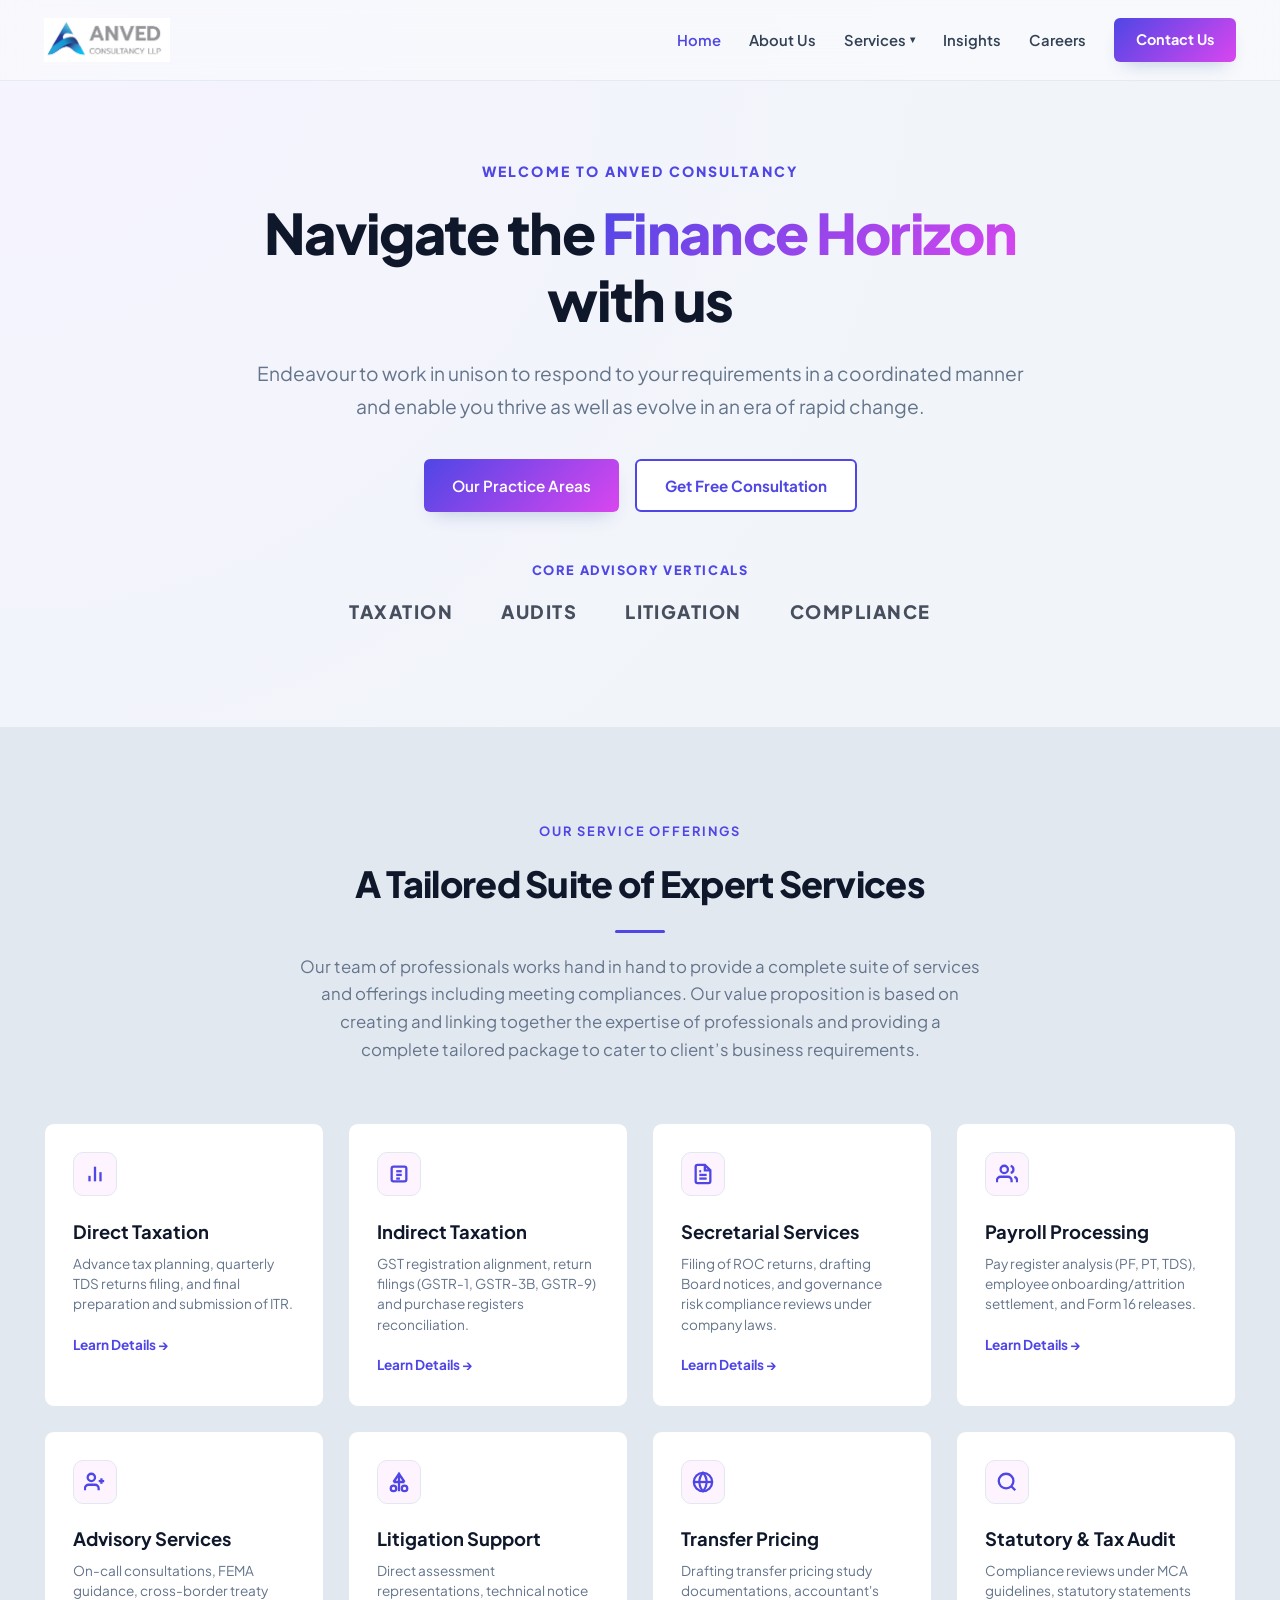
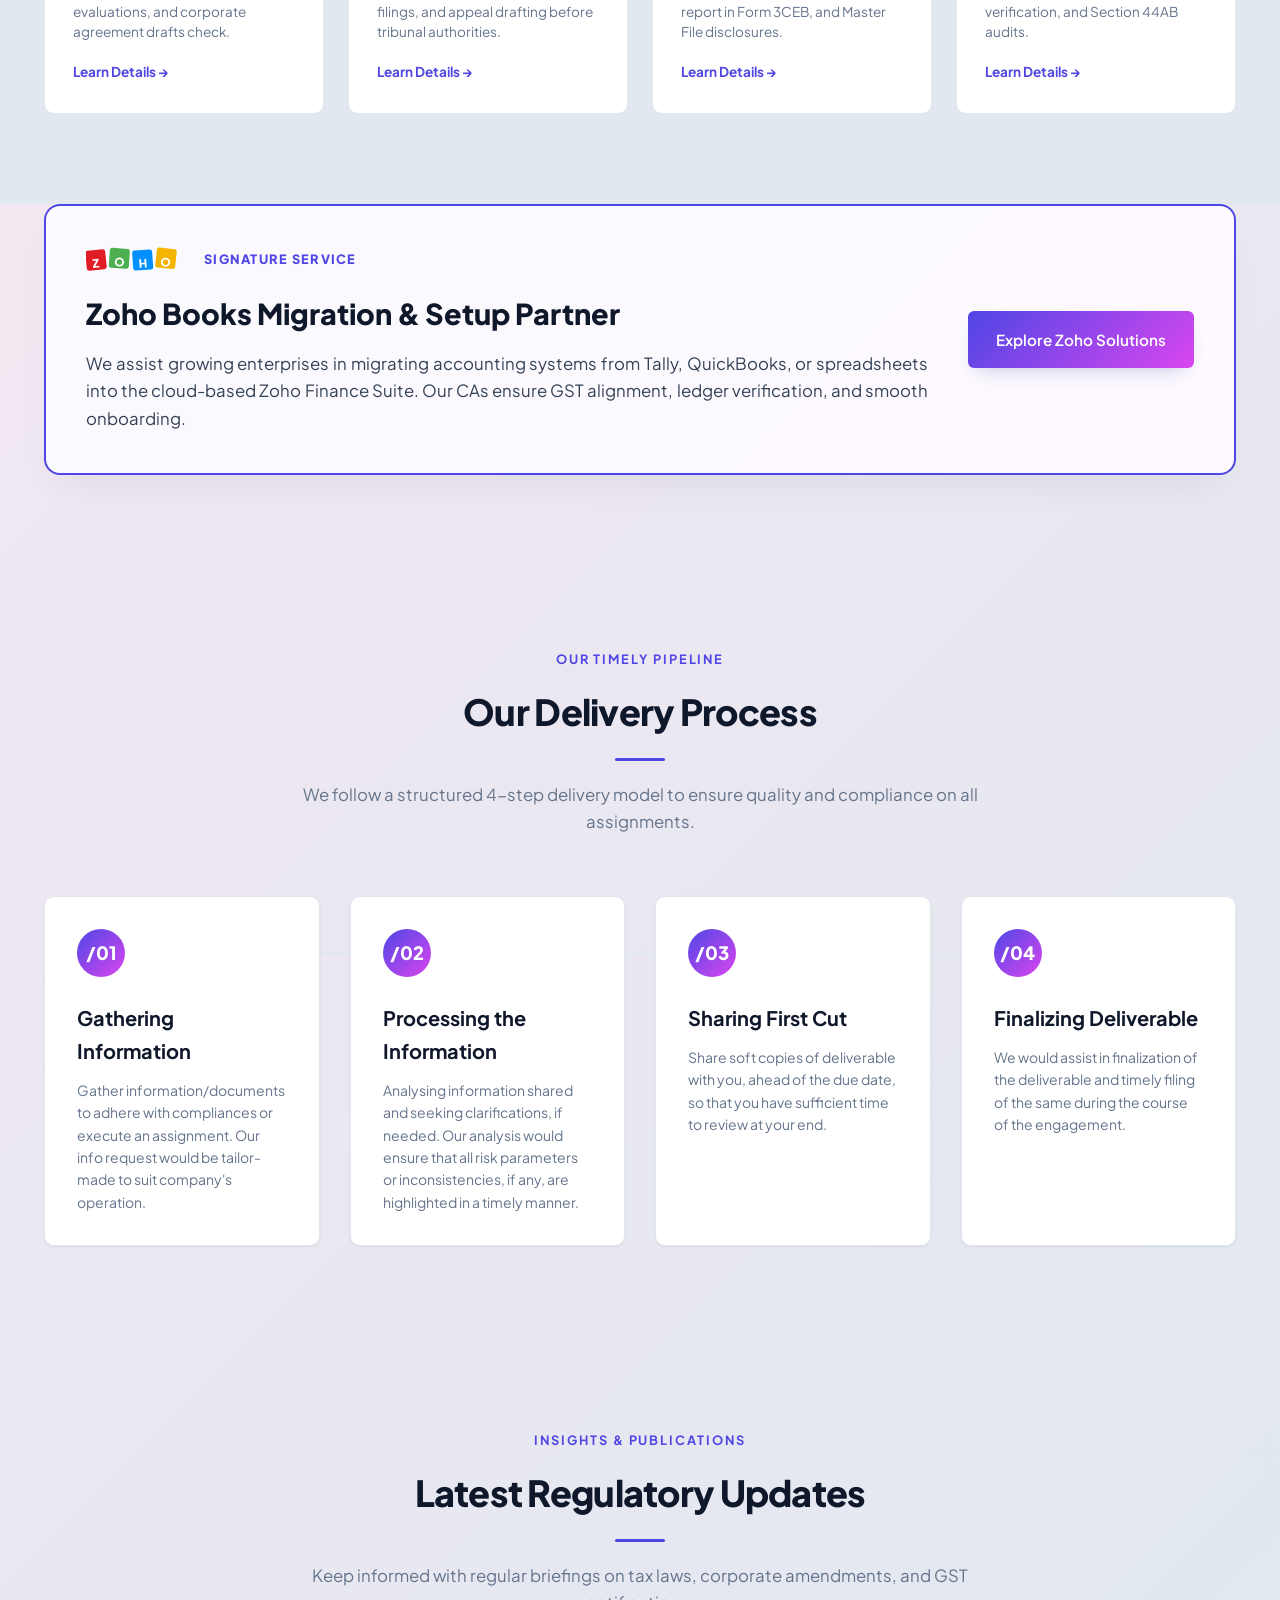
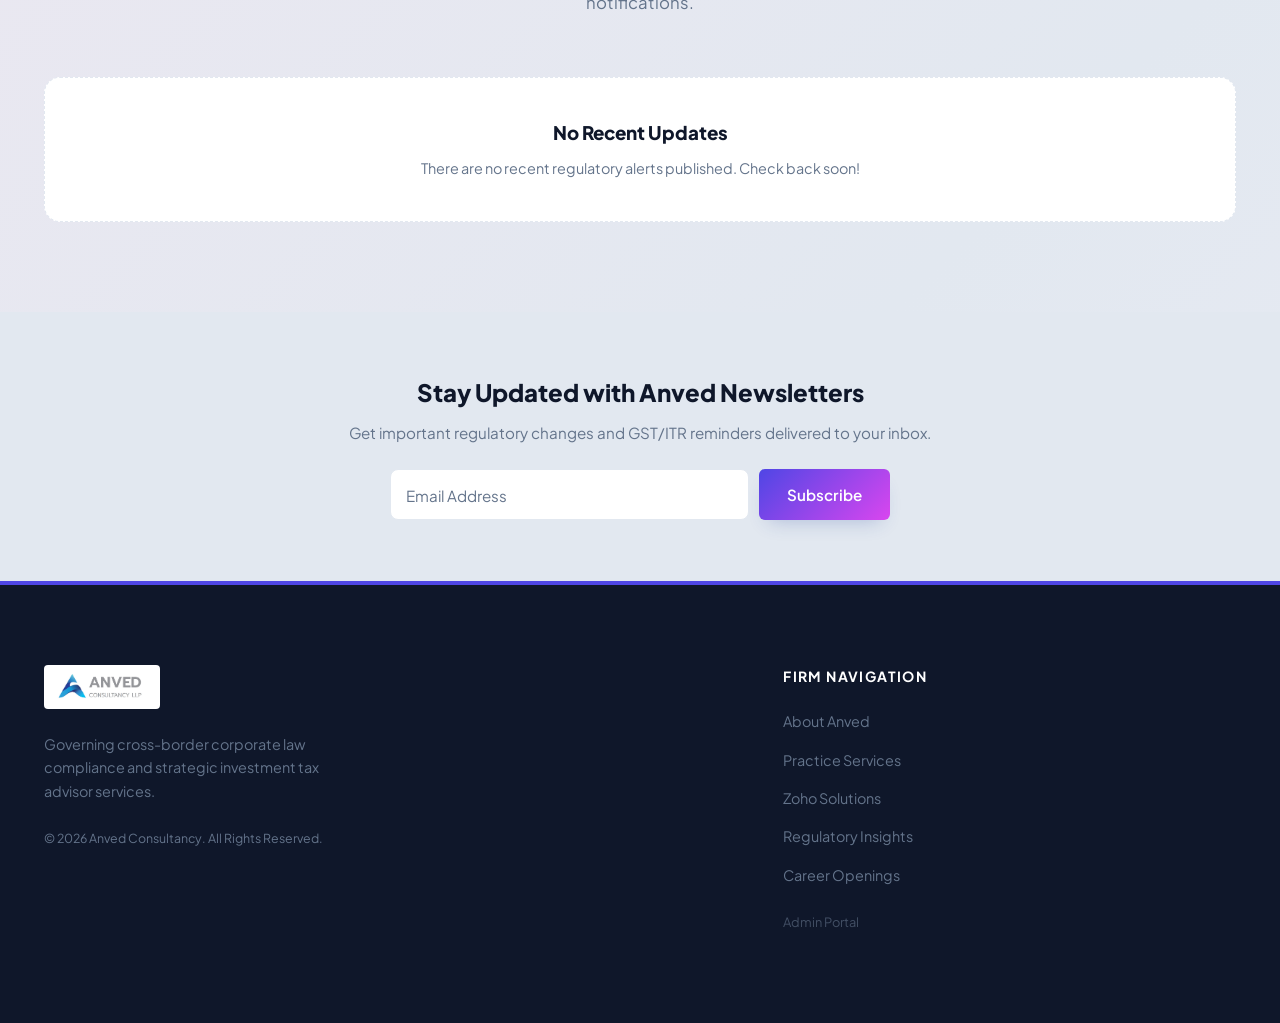
<file: index.html>
<!DOCTYPE html>
<html lang="en">
<head>
    <meta charset="UTF-8">
    <meta name="viewport" content="width=device-width, initial-scale=1.0">
    <title>Anved Consultancy | Global Tax, Advisory & Audit Services</title>
    <meta name="description" content="Anved Consultancy provides professional corporate tax planning, statutory audits, secretarial compliance, payroll processing, and cross-border financial advisory.">
    <!-- Google Fonts -->
    <link rel="preconnect" href="https://fonts.googleapis.com">
    <link rel="preconnect" href="https://fonts.gstatic.com" crossorigin>
    <link href="https://fonts.googleapis.com/css2?family=Plus+Jakarta+Sans:wght@300;400;500;600;700;800&display=swap" rel="stylesheet">
    <!-- Main Stylesheet -->
    <link rel="stylesheet" href="styles.css">
</head>
<body>

    <!-- Preloader Screen -->
    <div class="preloader-overlay" id="preloader">
        <div class="preloader-logo-wrapper">
            <img src="assets/Anved%20-%20Logo.jpg" alt="Anved Logo" style="max-height: 48px; background: white; padding: 12px 24px; border-radius: 8px; box-shadow: 0 10px 30px rgba(0,0,0,0.3); display: block;">
        </div>
    </div>

    <!-- Header Navigation -->
    <header class="navbar-header" id="header">
        <div class="container navbar-container">
            <a href="index.html" class="logo-brand">
                <img src="assets/Anved%20-%20Logo.jpg" alt="Anved Logo" style="max-height: 44px; width: auto; object-fit: contain;">
            </a>
            
            <nav class="nav-menu" id="navMenu">
                <div class="nav-item">
                    <a href="index.html" class="nav-link active">Home</a>
                </div>
                <div class="nav-item">
                    <a href="about.html" class="nav-link">About Us</a>
                </div>
                <div class="nav-item dropdown">
                    <a href="services.html" class="nav-link">Services <span class="arrow-icon">&#9662;</span></a>
                    <div class="dropdown-menu">
                        <a href="services.html#direct-tax">Direct Taxation</a>
                        <a href="services.html#indirect-tax">Indirect Taxation</a>
                        <a href="services.html#secretarial">Secretarial Services</a>
                        <a href="services.html#payroll">Payroll Processing</a>
                        <a href="services.html#advisory">Advisory Services</a>
                        <a href="services.html#litigation">Litigation Support</a>
                        <a href="services.html#transfer-pricing">Transfer Pricing</a>
                        <a href="services.html#statutory-audit">Statutory & Tax Audit</a>
                        <a href="zoho.html" style="font-weight: 800; color: var(--primary); border-top: 1px solid var(--border-color); margin-top: 6px; padding-top: 8px;">Zoho Finance Solutions</a>
                    </div>
                </div>

                <div class="nav-item">
                    <a href="insights.html" class="nav-link">Insights</a>
                </div>
                <div class="nav-item">
                    <a href="careers.html" class="nav-link">Careers</a>
                </div>
                <div class="nav-item">
                    <a href="contact.html" class="nav-btn">Contact Us</a>
                </div>
            </nav>

            <button class="menu-toggle" id="menuToggle" aria-label="Toggle Menu">
                <span class="bar"></span>
                <span class="bar"></span>
                <span class="bar"></span>
            </button>
        </div>
    </header>

    <!-- Hero Section -->
    <section class="hero-slider-section" style="padding: 160px 0 100px 0;">
        <div class="container" style="max-width: 900px; text-align: center; margin: 0 auto;">
            <div class="hero-content" style="margin: 0 auto;">
                <span class="hero-subtitle">WELCOME TO ANVED CONSULTANCY</span>
                <h1 class="hero-title" style="font-size: 3.5rem; margin-bottom: 24px; line-height: 1.2;">Navigate the <span style="background: linear-gradient(135deg, var(--primary) 0%, var(--accent) 100%); -webkit-background-clip: text; -webkit-text-fill-color: transparent;">Finance Horizon</span> with us</h1>
                <p class="hero-desc" style="margin-left: auto; margin-right: auto; font-size: 1.2rem; line-height: 1.7; max-width: 780px; text-align: center;">Endeavour to work in unison to respond to your requirements in a coordinated manner and enable you thrive as well as evolve in an era of rapid change.</p>
                <div class="hero-actions" style="justify-content: center; gap: 16px; margin-bottom: 48px;">
                    <a href="services.html" class="btn btn-primary">Our Practice Areas</a>
                    <a href="contact.html" class="btn btn-secondary">Get Free Consultation</a>
                </div>
                <div class="hero-brands-intro" style="text-align: center;">Core Advisory Verticals</div>
                <div class="hero-brands" style="justify-content: center; gap: 48px; flex-wrap: wrap;">
                    <div class="brand-logo-item">TAXATION</div>
                    <div class="brand-logo-item">AUDITS</div>
                    <div class="brand-logo-item">LITIGATION</div>
                    <div class="brand-logo-item">COMPLIANCE</div>
                </div>
            </div>
        </div>
    </section>

    <!-- 8 Services Summary Grid -->
    <section class="bg-secondary reveal" id="services-summary">
        <div class="container">
            <div class="section-header text-center">
                <span class="section-subtitle">OUR SERVICE OFFERINGS</span>
                <h2 class="section-title">A Tailored Suite of Expert Services</h2>
                <div class="title-underline"></div>
                <p class="section-desc">Our team of professionals works hand in hand to provide a complete suite of services and offerings including meeting compliances. Our value proposition is based on creating and linking together the expertise of professionals and providing a complete tailored package to cater to client’s business requirements.</p>
            </div>

            <div class="home-services-grid">
                <!-- Service 1: Direct Taxation -->
                <div class="home-service-item">
                    <svg width="20" height="20" viewBox="0 0 24 24" fill="none" stroke="currentColor" stroke-width="2.5"><line x1="18" y1="20" x2="18" y2="10"></line><line x1="12" y1="20" x2="12" y2="4"></line><line x1="6" y1="20" x2="6" y2="14"></line></svg>
                    <h3>Direct Taxation</h3>
                    <p>Advance tax planning, quarterly TDS returns filing, and final preparation and submission of ITR.</p>
                    <a href="services.html#direct-tax" class="text-blue" style="font-weight: 700; font-size: 0.85rem;">Learn Details &rarr;</a>
                </div>

                <!-- Service 2: Indirect Taxation -->
                <div class="home-service-item">
                    <svg width="20" height="20" viewBox="0 0 24 24" fill="none" stroke="currentColor" stroke-width="2.5"><rect x="4" y="4" width="16" height="16" rx="2" ry="2"></rect><line x1="9" y1="9" x2="15" y2="9"></line><line x1="9" y1="13" x2="15" y2="13"></line><line x1="9" y1="17" x2="13" y2="17"></line></svg>
                    <h3>Indirect Taxation</h3>
                    <p>GST registration alignment, return filings (GSTR-1, GSTR-3B, GSTR-9) and purchase registers reconciliation.</p>
                    <a href="services.html#indirect-tax" class="text-blue" style="font-weight: 700; font-size: 0.85rem;">Learn Details &rarr;</a>
                </div>

                <!-- Service 3: Secretarial Services -->
                <div class="home-service-item">
                    <svg width="20" height="20" viewBox="0 0 24 24" fill="none" stroke="currentColor" stroke-width="2.5"><path d="M14 2H6a2 2 0 0 0-2 2v16a2 2 0 0 0 2 2h12a2 2 0 0 0 2-2V8z"></path><polyline points="14 2 14 8 20 8"></polyline><line x1="16" y1="13" x2="8" y2="13"></line><line x1="16" y1="17" x2="8" y2="17"></line><polyline points="10 9 9 9 8 9"></polyline></svg>
                    <h3>Secretarial Services</h3>
                    <p>Filing of ROC returns, drafting Board notices, and governance risk compliance reviews under company laws.</p>
                    <a href="services.html#secretarial" class="text-blue" style="font-weight: 700; font-size: 0.85rem;">Learn Details &rarr;</a>
                </div>

                <!-- Service 4: Payroll Processing -->
                <div class="home-service-item">
                    <svg width="20" height="20" viewBox="0 0 24 24" fill="none" stroke="currentColor" stroke-width="2.5"><path d="M17 21v-2a4 4 0 0 0-4-4H5a4 4 0 0 0-4 4v2"></path><circle cx="9" cy="7" r="4"></circle><path d="M23 21v-2a4 4 0 0 0-3-3.87"></path><path d="M16 3.13a4 4 0 0 1 0 7.75"></path></svg>
                    <h3>Payroll Processing</h3>
                    <p>Pay register analysis (PF, PT, TDS), employee onboarding/attrition settlement, and Form 16 releases.</p>
                    <a href="services.html#payroll" class="text-blue" style="font-weight: 700; font-size: 0.85rem;">Learn Details &rarr;</a>
                </div>

                <!-- Service 5: Advisory Services -->
                <div class="home-service-item">
                    <svg width="20" height="20" viewBox="0 0 24 24" fill="none" stroke="currentColor" stroke-width="2.5"><path d="M16 21v-2a4 4 0 0 0-4-4H5a4 4 0 0 0-4 4v2"></path><circle cx="8" cy="7" r="4"></circle><line x1="19" y1="8" x2="19" y2="14"></line><line x1="22" y1="11" x2="16" y2="11"></line></svg>
                    <h3>Advisory Services</h3>
                    <p>On-call consultations, FEMA guidance, cross-border treaty evaluations, and corporate agreement drafts check.</p>
                    <a href="services.html#advisory" class="text-blue" style="font-weight: 700; font-size: 0.85rem;">Learn Details &rarr;</a>
                </div>

                <!-- Service 6: Litigation Support -->
                <div class="home-service-item">
                    <svg width="20" height="20" viewBox="0 0 24 24" fill="none" stroke="currentColor" stroke-width="2.5"><circle cx="6" cy="19" r="3"></circle><circle cx="18" cy="19" r="3"></circle><path d="M6 12h12M12 2v20M6 12l6-9 6 9"></path></svg>
                    <h3>Litigation Support</h3>
                    <p>Direct assessment representations, technical notice filings, and appeal drafting before tribunal authorities.</p>
                    <a href="services.html#litigation" class="text-blue" style="font-weight: 700; font-size: 0.85rem;">Learn Details &rarr;</a>
                </div>

                <!-- Service 7: Transfer Pricing -->
                <div class="home-service-item">
                    <svg width="20" height="20" viewBox="0 0 24 24" fill="none" stroke="currentColor" stroke-width="2.5"><circle cx="12" cy="12" r="10"></circle><line x1="2" y1="12" x2="22" y2="12"></line><path d="M12 2a15.3 15.3 0 0 1 4 10 15.3 15.3 0 0 1-4 10 15.3 15.3 0 0 1-4-10 15.3 15.3 0 0 1 4-10z"></path></svg>
                    <h3>Transfer Pricing</h3>
                    <p>Drafting transfer pricing study documentations, accountant's report in Form 3CEB, and Master File disclosures.</p>
                    <a href="services.html#transfer-pricing" class="text-blue" style="font-weight: 700; font-size: 0.85rem;">Learn Details &rarr;</a>
                </div>

                <!-- Service 8: Statutory & Tax Audit -->
                <div class="home-service-item">
                    <svg width="20" height="20" viewBox="0 0 24 24" fill="none" stroke="currentColor" stroke-width="2.5"><circle cx="11" cy="11" r="8"></circle><line x1="21" y1="21" x2="16.65" y2="16.65"></line></svg>
                    <h3>Statutory & Tax Audit</h3>
                    <p>Compliance reviews under MCA guidelines, statutory statements verification, and Section 44AB audits.</p>
                    <a href="services.html#statutory-audit" class="text-blue" style="font-weight: 700; font-size: 0.85rem;">Learn Details &rarr;</a>
                </div>
            </div>
        </div>
    </section>

    <!-- Zoho Solutions Showcase Banner -->
    <section class="reveal" style="padding: 0 0 80px 0;">
        <div class="container">
            <div class="zoho-showcase-banner">
                <div class="zoho-showcase-content">
                    <div class="zoho-showcase-logo-row">
                        <svg width="100" height="28" viewBox="0 0 120 32" style="vertical-align: middle; margin-right: 6px;">
                            <g transform="translate(0, 4) rotate(-6 12 12)">
                                <rect x="0" y="0" width="24" height="24" rx="3" fill="#E21C26" />
                                <text x="12" y="16" font-family="'Plus Jakarta Sans', sans-serif" font-weight="900" font-size="14" fill="#FFFFFF" text-anchor="middle" dominant-baseline="central">Z</text>
                            </g>
                            <g transform="translate(28, 2) rotate(4 12 12)">
                                <rect x="0" y="0" width="24" height="24" rx="3" fill="#4CAF50" />
                                <text x="12" y="16" font-family="'Plus Jakarta Sans', sans-serif" font-weight="900" font-size="14" fill="#FFFFFF" text-anchor="middle" dominant-baseline="central">O</text>
                            </g>
                            <g transform="translate(56, 4) rotate(-4 12 12)">
                                <rect x="0" y="0" width="24" height="24" rx="3" fill="#0091FF" />
                                <text x="12" y="16" font-family="'Plus Jakarta Sans', sans-serif" font-weight="900" font-size="14" fill="#FFFFFF" text-anchor="middle" dominant-baseline="central">H</text>
                            </g>
                            <g transform="translate(84, 2) rotate(6 12 12)">
                                <rect x="0" y="0" width="24" height="24" rx="3" fill="#F4B400" />
                                <text x="12" y="16" font-family="'Plus Jakarta Sans', sans-serif" font-weight="900" font-size="14" fill="#FFFFFF" text-anchor="middle" dominant-baseline="central">O</text>
                            </g>
                        </svg>
                        <span style="font-size: 0.8rem; font-weight: 800; text-transform: uppercase; letter-spacing: 0.1em; color: var(--primary);">Signature Service</span>
                    </div>
                    <h3 class="zoho-showcase-title">Zoho Books Migration & Setup Partner</h3>
                    <p style="font-size: 1.05rem; line-height: 1.65; color: var(--text-primary); text-align: justify; margin-bottom: 0;">We assist growing enterprises in migrating accounting systems from Tally, QuickBooks, or spreadsheets into the cloud-based Zoho Finance Suite. Our CAs ensure GST alignment, ledger verification, and smooth onboarding.</p>
                </div>
                <div class="zoho-showcase-action">
                    <a href="zoho.html" class="btn btn-primary" style="padding: 16px 28px; box-shadow: var(--shadow-blue); display: inline-block;">Explore Zoho Solutions</a>
                </div>
            </div>
        </div>
    </section>
    <!-- Delivery Process flowchart -->
    <section id="delivery-process" class="reveal">
        <div class="container">
            <div class="section-header text-center">
                <span class="section-subtitle">OUR TIMELY PIPELINE</span>
                <h2 class="section-title">Our Delivery Process</h2>
                <div class="title-underline"></div>
                <p class="section-desc">We follow a structured 4-step delivery model to ensure quality and compliance on all assignments.</p>
            </div>

            <div class="delivery-flow-grid">
                <!-- Step 1 -->
                <div class="delivery-step-card">
                    <div class="step-num-badge">/01</div>
                    <h3>Gathering Information</h3>
                    <p>Gather information/documents to adhere with compliances or execute an assignment. Our info request would be tailor-made to suit company's operation.</p>
                </div>

                <!-- Step 2 -->
                <div class="delivery-step-card">
                    <div class="step-num-badge">/02</div>
                    <h3>Processing the Information</h3>
                    <p>Analysing information shared and seeking clarifications, if needed. Our analysis would ensure that all risk parameters or inconsistencies, if any, are highlighted in a timely manner.</p>
                </div>

                <!-- Step 3 -->
                <div class="delivery-step-card">
                    <div class="step-num-badge">/03</div>
                    <h3>Sharing First Cut</h3>
                    <p>Share soft copies of deliverable with you, ahead of the due date, so that you have sufficient time to review at your end.</p>
                </div>

                <!-- Step 4 -->
                <div class="delivery-step-card">
                    <div class="step-num-badge">/04</div>
                    <h3>Finalizing Deliverable</h3>
                    <p>We would assist in finalization of the deliverable and timely filing of the same during the course of the engagement.</p>
                </div>
            </div>
        </div>
    </section>



    <!-- Insights Feed -->
    <section class="reveal">
        <div class="container">
            <div class="section-header text-center">
                <span class="section-subtitle">INSIGHTS & PUBLICATIONS</span>
                <h2 class="section-title">Latest Regulatory Updates</h2>
                <div class="title-underline"></div>
                <p class="section-desc">Keep informed with regular briefings on tax laws, corporate amendments, and GST notifications.</p>
            </div>

            <div class="home-insights-grid" id="homeInsightsGrid">
                <!-- Dynamic recent insights will render here via app.js -->
            </div>
        </div>
    </section>

    <!-- Newsletter Banner -->
    <section class="bg-secondary" style="padding: 60px 0; border-top: 1px solid var(--border-color); border-bottom: 1px solid var(--border-color);">
        <div class="container text-center">
            <h3 style="font-size: 1.5rem; font-weight: 800; color: var(--text-title); margin-bottom: 8px;">Stay Updated with Anved Newsletters</h3>
            <p style="color: var(--text-muted); font-size: 0.95rem; margin-bottom: 24px;">Get important regulatory changes and GST/ITR reminders delivered to your inbox.</p>
            <form id="newsletterForm" style="max-width: 500px; margin: 0 auto; display: flex; gap: 10px;" novalidate>
                <div class="floating-label-group" style="flex-grow: 1; margin: 0;">
                    <input type="email" id="newsEmail" required placeholder=" " style="background: white;">
                    <label for="newsEmail" style="background: white;">Email Address</label>
                </div>
                <button type="submit" class="btn btn-primary" style="padding: 0 28px;">Subscribe</button>
            </form>
        </div>
    </section>

    <!-- Newsletter Success Modal -->
    <div class="modal-overlay" id="newsModal">
        <div class="modal-container">
            <div class="success-icon-wrapper">
                <svg width="36" height="36" viewBox="0 0 24 24" fill="none" stroke="currentColor" stroke-width="3" stroke-linecap="round" stroke-linejoin="round"><polyline points="20 6 9 17 4 12"/></svg>
            </div>
            <h3>Subscribed Successfully</h3>
            <p>You have subscribed to Anved's regulatory news alerts. You will now receive monthly tax updates and compliance calendars.</p>
            <button class="btn btn-dark" id="btnNewsClose">Close</button>
        </div>
    </div>

    <!-- Footer -->
    <footer class="footer">
        <div class="container footer-grid">
            <div class="footer-brand-info">
                <a href="index.html" class="logo-brand" style="background: white; padding: 6px 12px; border-radius: 4px; display: inline-block;">
                    <img src="assets/Anved%20-%20Logo.jpg" alt="Anved Logo" style="max-height: 32px; width: auto; display: block; object-fit: contain;">
                </a>
                <p style="margin-top: 16px;">Governing cross-border corporate law compliance and strategic investment tax advisor services.</p>
                <p class="copyright-text">&copy; 2026 Anved Consultancy. All Rights Reserved.</p>
            </div>

            <div class="footer-nav">
                <h4>Firm Navigation</h4>
                <ul>
                    <li><a href="about.html">About Anved</a></li>
                    <li><a href="services.html">Practice Services</a></li>
                    <li><a href="zoho.html">Zoho Solutions</a></li>
                    <li><a href="insights.html">Regulatory Insights</a></li>
                    <li><a href="careers.html">Career Openings</a></li>
                    <li><a href="admin.html" style="opacity: 0.6; font-size: 0.8rem; margin-top: 12px; display: inline-block;">Admin Portal</a></li>
                </ul>
            </div>


        </div>
        <button class="back-to-top" id="backToTop" aria-label="Scroll to top">&#8593;</button>
    </footer>

    <!-- Scripts -->
    <script src="app.js"></script>
</body>
</html>
</file>
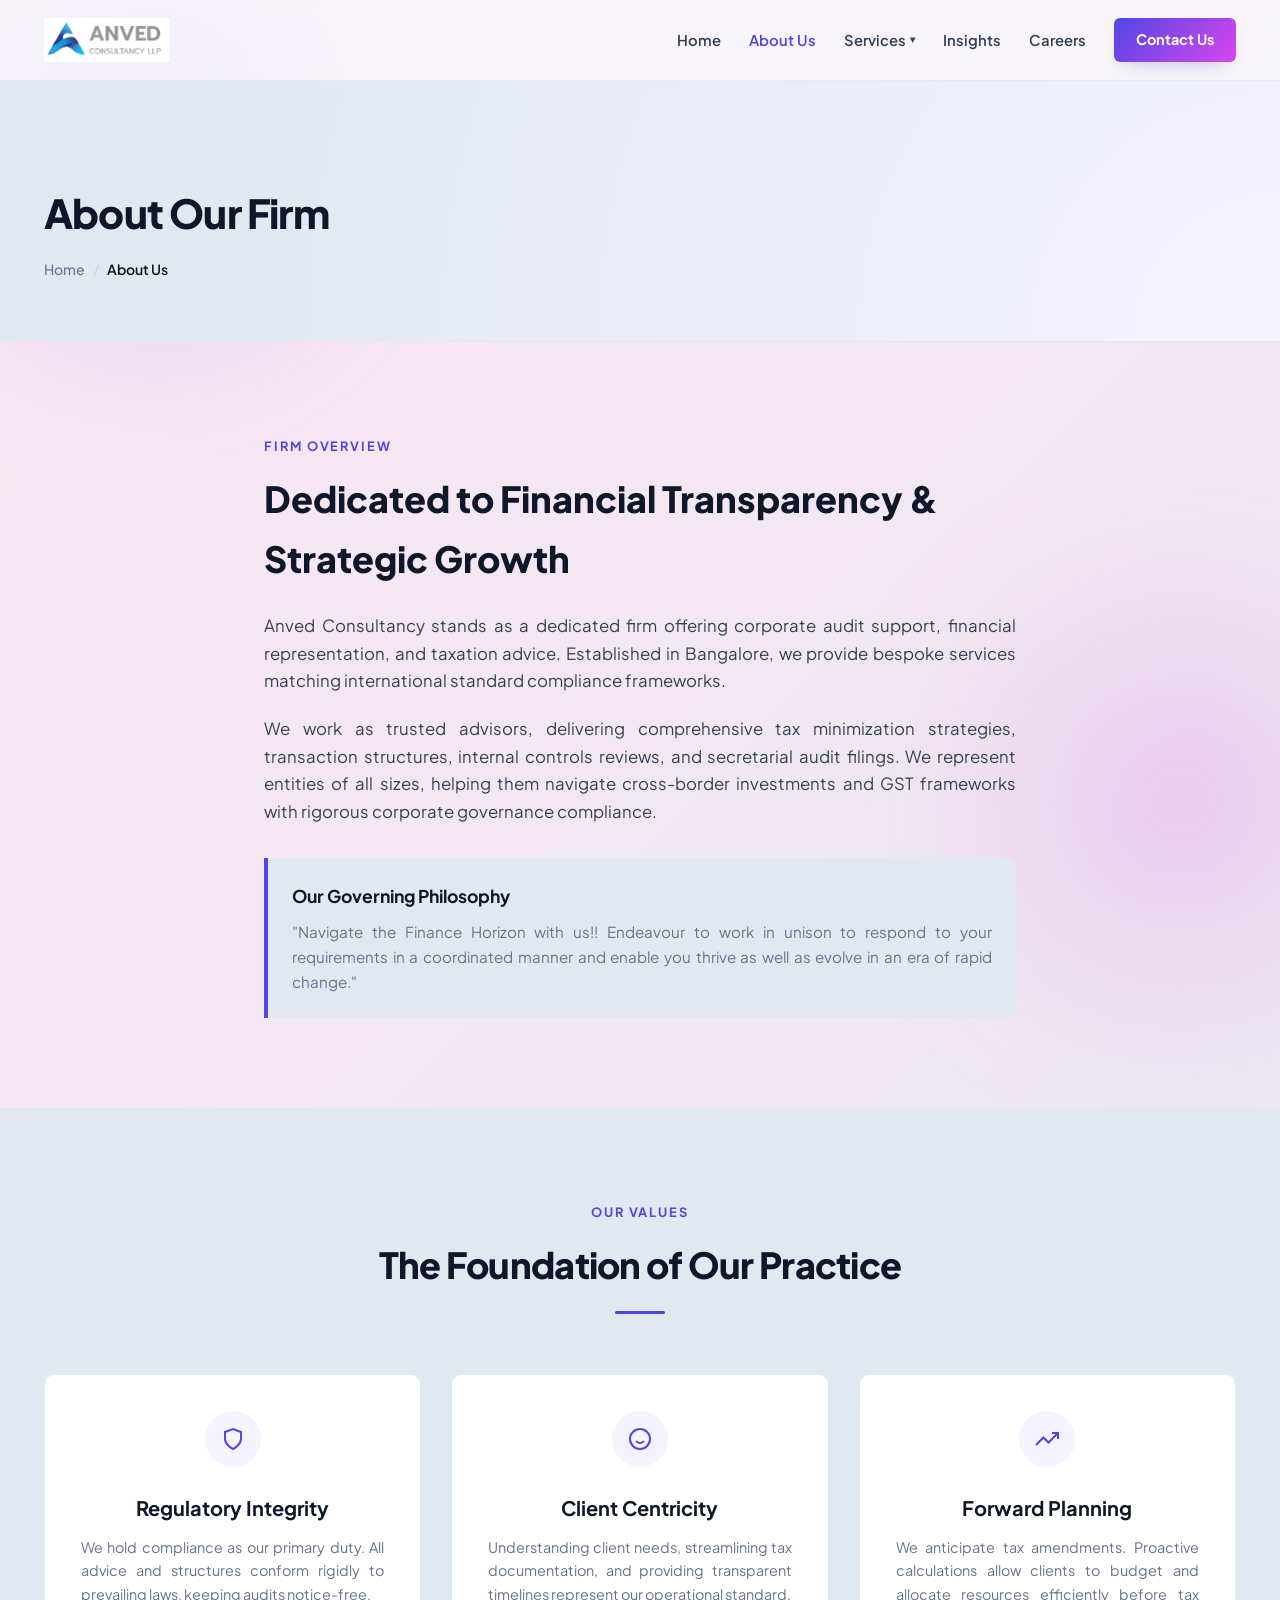
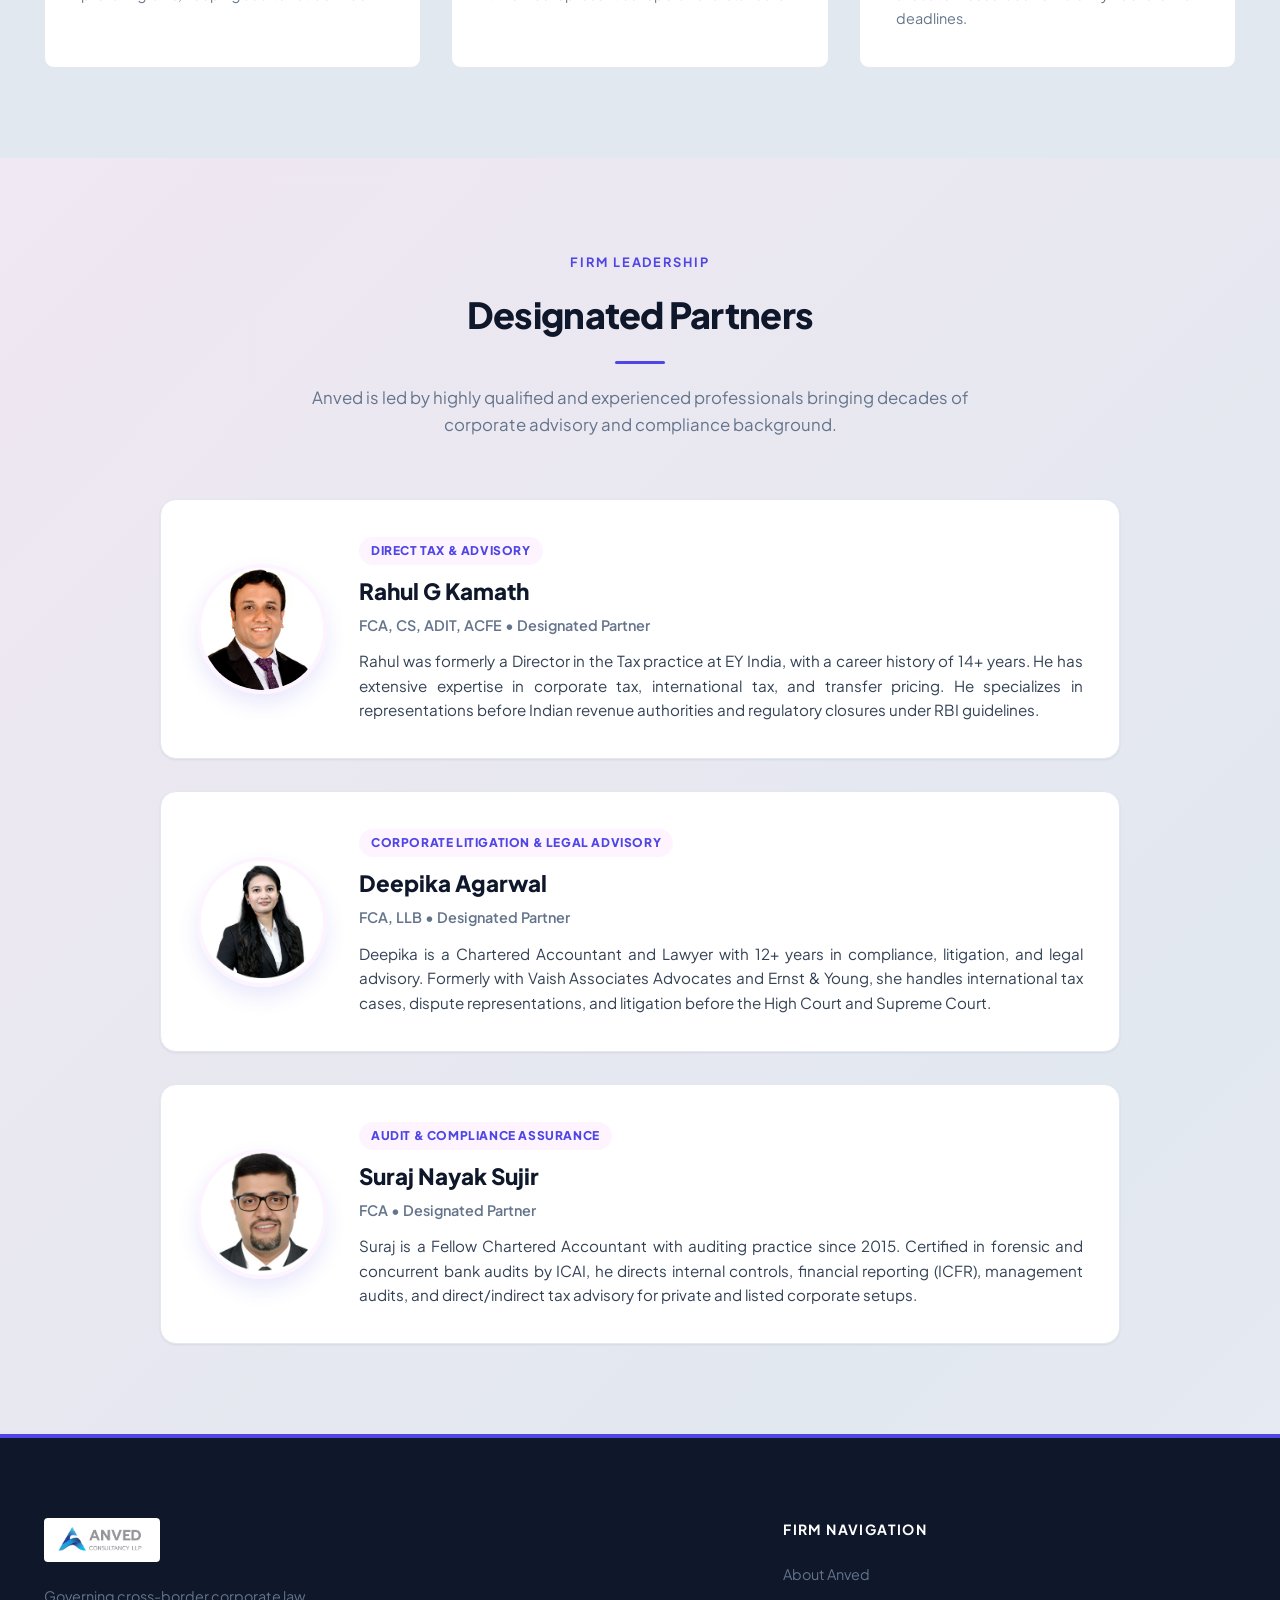
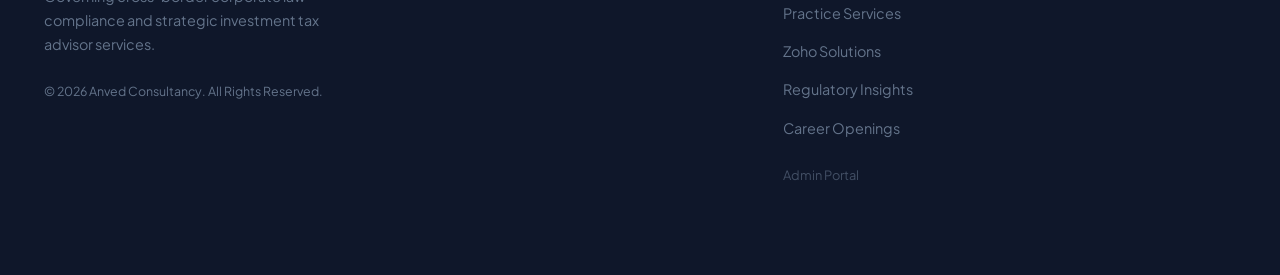
<file: about.html>
<!DOCTYPE html>
<html lang="en">
<head>
    <meta charset="UTF-8">
    <meta name="viewport" content="width=device-width, initial-scale=1.0">
    <title>About Us | Anved Consultancy</title>
    <meta name="description" content="Learn about Anved Consultancy, its founding ethics, core values, and team advisory guidelines.">
    <!-- Google Fonts -->
    <link rel="preconnect" href="https://fonts.googleapis.com">
    <link rel="preconnect" href="https://fonts.gstatic.com" crossorigin>
    <link href="https://fonts.googleapis.com/css2?family=Plus+Jakarta+Sans:wght@300;400;500;600;700;800&display=swap" rel="stylesheet">
    <!-- Main Stylesheet -->
    <link rel="stylesheet" href="styles.css">
</head>
<body>

    <!-- Header Navigation -->
    <header class="navbar-header" id="header">
        <div class="container navbar-container">
            <a href="index.html" class="logo-brand">
                <img src="assets/Anved%20-%20Logo.jpg" alt="Anved Logo" style="max-height: 44px; width: auto; object-fit: contain;">
            </a>
            
            <nav class="nav-menu" id="navMenu">
                <div class="nav-item">
                    <a href="index.html" class="nav-link">Home</a>
                </div>
                <div class="nav-item">
                    <a href="about.html" class="nav-link active">About Us</a>
                </div>
                <div class="nav-item dropdown">
                    <a href="services.html" class="nav-link">Services <span class="arrow-icon">&#9662;</span></a>
                    <div class="dropdown-menu">
                        <a href="services.html#direct-tax">Direct Taxation</a>
                        <a href="services.html#indirect-tax">Indirect Taxation</a>
                        <a href="services.html#secretarial">Secretarial Services</a>
                        <a href="services.html#payroll">Payroll Processing</a>
                        <a href="services.html#advisory">Advisory Services</a>
                        <a href="services.html#litigation">Litigation Support</a>
                        <a href="services.html#transfer-pricing">Transfer Pricing</a>
                        <a href="services.html#statutory-audit">Statutory & Tax Audit</a>
                        <a href="zoho.html" style="font-weight: 800; color: var(--primary); border-top: 1px solid var(--border-color); margin-top: 6px; padding-top: 8px;">Zoho Finance Solutions</a>
                    </div>
                </div>

                <div class="nav-item">
                    <a href="insights.html" class="nav-link">Insights</a>
                </div>
                <div class="nav-item">
                    <a href="careers.html" class="nav-link">Careers</a>
                </div>
                <div class="nav-item">
                    <a href="contact.html" class="nav-btn">Contact Us</a>
                </div>
            </nav>

            <button class="menu-toggle" id="menuToggle" aria-label="Toggle Menu">
                <span class="bar"></span>
                <span class="bar"></span>
                <span class="bar"></span>
            </button>
        </div>
    </header>

    <!-- Page Banner -->
    <div class="page-banner">
        <div class="container banner-content">
            <h1>About Our Firm</h1>
            <div class="breadcrumbs">
                <a href="index.html">Home</a>
                <span class="separator">/</span>
                <span class="current">About Us</span>
            </div>
        </div>
    </div>

    <!-- Introduction Section -->
    <section class="reveal">
        <div class="container" style="max-width: 800px; margin: 0 auto;">
            <div class="about-intro-content">
                <span class="section-subtitle">FIRM OVERVIEW</span>
                <h2>Dedicated to Financial Transparency & Strategic Growth</h2>
                <p>Anved Consultancy stands as a dedicated firm offering corporate audit support, financial representation, and taxation advice. Established in Bangalore, we provide bespoke services matching international standard compliance frameworks.</p>
                <p>We work as trusted advisors, delivering comprehensive tax minimization strategies, transaction structures, internal controls reviews, and secretarial audit filings. We represent entities of all sizes, helping them navigate cross-border investments and GST frameworks with rigorous corporate governance compliance.</p>
                
                <div class="firm-philosophy">
                    <h4>Our Governing Philosophy</h4>
                    <p>"Navigate the Finance Horizon with us!! Endeavour to work in unison to respond to your requirements in a coordinated manner and enable you thrive as well as evolve in an era of rapid change."</p>
                </div>
            </div>
        </div>
    </section>

    <!-- Core Values Section -->
    <section class="bg-secondary reveal">
        <div class="container">
            <div class="section-header text-center">
                <span class="section-subtitle">OUR VALUES</span>
                <h2 class="section-title">The Foundation of Our Practice</h2>
                <div class="title-underline"></div>
            </div>

            <div class="values-grid">
                <div class="value-card">
                    <div class="value-icon">
                        <svg width="24" height="24" viewBox="0 0 24 24" fill="none" stroke="currentColor" stroke-width="2"><path d="M12 22s8-4 8-10V5l-8-3-8 3v7c0 6 8 10 8 10z"/></svg>
                    </div>
                    <h3>Regulatory Integrity</h3>
                    <p>We hold compliance as our primary duty. All advice and structures conform rigidly to prevailing laws, keeping audits notice-free.</p>
                </div>

                <div class="value-card">
                    <div class="value-icon">
                        <svg width="24" height="24" viewBox="0 0 24 24" fill="none" stroke="currentColor" stroke-width="2"><circle cx="12" cy="12" r="10"/><path d="M8 14s1.5 2 4 2 4-2 4-2M9 9h.01M15 9h.01"/></svg>
                    </div>
                    <h3>Client Centricity</h3>
                    <p>Understanding client needs, streamlining tax documentation, and providing transparent timelines represent our operational standard.</p>
                </div>

                <div class="value-card">
                    <div class="value-icon">
                        <svg width="24" height="24" viewBox="0 0 24 24" fill="none" stroke="currentColor" stroke-width="2"><polyline points="23 6 13.5 15.5 8.5 10.5 1 18"/><polyline points="17 6 23 6 23 12"/></svg>
                    </div>
                    <h3>Forward Planning</h3>
                    <p>We anticipate tax amendments. Proactive calculations allow clients to budget and allocate resources efficiently before tax deadlines.</p>
                </div>
            </div>
        </div>
    </section>

    <!-- Leadership Section -->
    <section class="reveal">
        <div class="container">
            <div class="section-header text-center">
                <span class="section-subtitle">FIRM LEADERSHIP</span>
                <h2 class="section-title">Designated Partners</h2>
                <div class="title-underline"></div>
                <p class="section-desc">Anved is led by highly qualified and experienced professionals bringing decades of corporate advisory and compliance background.</p>
            </div>

            <div class="partners-profile-list" style="display: flex; flex-direction: column; gap: 32px; margin-top: 40px; max-width: 960px; margin-left: auto; margin-right: auto;">
                <!-- Partner 1: Rahul G Kamath -->
                <div class="partner-profile-card-large" style="display: flex; gap: 32px; background: white; border: 1px solid var(--border-color); border-radius: var(--border-radius-lg); padding: 36px; box-shadow: var(--shadow-sm); transition: transform 0.3s ease, box-shadow 0.3s ease; align-items: center;">
                    <div style="flex-shrink: 0; text-align: center;">
                        <img src="assets/partner-rahul.png" alt="Rahul G Kamath" style="width: 130px; height: 130px; border-radius: 50%; object-fit: cover; border: 4px solid var(--accent-light); box-shadow: 0 10px 20px rgba(79, 70, 229, 0.12);">
                    </div>
                    <div style="flex-grow: 1;">
                        <span style="font-size: 0.75rem; font-weight: 800; text-transform: uppercase; color: var(--primary); letter-spacing: 0.05em; background: var(--accent-light); padding: 4px 12px; border-radius: 20px; display: inline-block; margin-bottom: 8px;">Direct Tax & Advisory</span>
                        <h3 style="font-size: 1.4rem; font-weight: 800; color: var(--text-title); margin: 0 0 4px 0;">Rahul G Kamath</h3>
                        <span style="font-size: 0.9rem; font-weight: 600; color: var(--text-muted); display: block; margin-bottom: 12px;">FCA, CS, ADIT, ACFE &bull; Designated Partner</span>
                        <p style="font-size: 0.95rem; color: var(--text-primary); line-height: 1.6; margin: 0;">Rahul was formerly a Director in the Tax practice at EY India, with a career history of 14+ years. He has extensive expertise in corporate tax, international tax, and transfer pricing. He specializes in representations before Indian revenue authorities and regulatory closures under RBI guidelines.</p>
                    </div>
                </div>

                <!-- Partner 2: Deepika Agarwal -->
                <div class="partner-profile-card-large" style="display: flex; gap: 32px; background: white; border: 1px solid var(--border-color); border-radius: var(--border-radius-lg); padding: 36px; box-shadow: var(--shadow-sm); transition: transform 0.3s ease, box-shadow 0.3s ease; align-items: center;">
                    <div style="flex-shrink: 0; text-align: center;">
                        <img src="assets/partner-deepika.png" alt="Deepika Agarwal" style="width: 130px; height: 130px; border-radius: 50%; object-fit: cover; border: 4px solid var(--accent-light); box-shadow: 0 10px 20px rgba(79, 70, 229, 0.12);">
                    </div>
                    <div style="flex-grow: 1;">
                        <span style="font-size: 0.75rem; font-weight: 800; text-transform: uppercase; color: var(--primary); letter-spacing: 0.05em; background: var(--accent-light); padding: 4px 12px; border-radius: 20px; display: inline-block; margin-bottom: 8px;">Corporate Litigation & Legal Advisory</span>
                        <h3 style="font-size: 1.4rem; font-weight: 800; color: var(--text-title); margin: 0 0 4px 0;">Deepika Agarwal</h3>
                        <span style="font-size: 0.9rem; font-weight: 600; color: var(--text-muted); display: block; margin-bottom: 12px;">FCA, LLB &bull; Designated Partner</span>
                        <p style="font-size: 0.95rem; color: var(--text-primary); line-height: 1.6; margin: 0;">Deepika is a Chartered Accountant and Lawyer with 12+ years in compliance, litigation, and legal advisory. Formerly with Vaish Associates Advocates and Ernst & Young, she handles international tax cases, dispute representations, and litigation before the High Court and Supreme Court.</p>
                    </div>
                </div>

                <!-- Partner 3: Suraj Nayak Sujir -->
                <div class="partner-profile-card-large" style="display: flex; gap: 32px; background: white; border: 1px solid var(--border-color); border-radius: var(--border-radius-lg); padding: 36px; box-shadow: var(--shadow-sm); transition: transform 0.3s ease, box-shadow 0.3s ease; align-items: center;">
                    <div style="flex-shrink: 0; text-align: center;">
                        <img src="assets/partner-suraj.png" alt="Suraj Nayak Sujir" style="width: 130px; height: 130px; border-radius: 50%; object-fit: cover; border: 4px solid var(--accent-light); box-shadow: 0 10px 20px rgba(79, 70, 229, 0.12);">
                    </div>
                    <div style="flex-grow: 1;">
                        <span style="font-size: 0.75rem; font-weight: 800; text-transform: uppercase; color: var(--primary); letter-spacing: 0.05em; background: var(--accent-light); padding: 4px 12px; border-radius: 20px; display: inline-block; margin-bottom: 8px;">Audit & Compliance Assurance</span>
                        <h3 style="font-size: 1.4rem; font-weight: 800; color: var(--text-title); margin: 0 0 4px 0;">Suraj Nayak Sujir</h3>
                        <span style="font-size: 0.9rem; font-weight: 600; color: var(--text-muted); display: block; margin-bottom: 12px;">FCA &bull; Designated Partner</span>
                        <p style="font-size: 0.95rem; color: var(--text-primary); line-height: 1.6; margin: 0;">Suraj is a Fellow Chartered Accountant with auditing practice since 2015. Certified in forensic and concurrent bank audits by ICAI, he directs internal controls, financial reporting (ICFR), management audits, and direct/indirect tax advisory for private and listed corporate setups.</p>
                    </div>
                </div>
            </div>
        </div>
    </section>



    <!-- Footer -->
    <footer class="footer">
        <div class="container footer-grid">
            <div class="footer-brand-info">
                <a href="index.html" class="logo-brand" style="background: white; padding: 6px 12px; border-radius: 4px; display: inline-block;">
                    <img src="assets/Anved%20-%20Logo.jpg" alt="Anved Logo" style="max-height: 32px; width: auto; display: block; object-fit: contain;">
                </a>
                <p style="margin-top: 16px;">Governing cross-border corporate law compliance and strategic investment tax advisor services.</p>
                <p class="copyright-text">&copy; 2026 Anved Consultancy. All Rights Reserved.</p>
            </div>

            <div class="footer-nav">
                <h4>Firm Navigation</h4>
                <ul>
                    <li><a href="about.html">About Anved</a></li>
                    <li><a href="services.html">Practice Services</a></li>
                    <li><a href="zoho.html">Zoho Solutions</a></li>
                    <li><a href="insights.html">Regulatory Insights</a></li>
                    <li><a href="careers.html">Career Openings</a></li>
                    <li><a href="admin.html" style="opacity: 0.6; font-size: 0.8rem; margin-top: 12px; display: inline-block;">Admin Portal</a></li>
                </ul>
            </div>


        </div>
        <button class="back-to-top" id="backToTop" aria-label="Scroll to top">&#8593;</button>
    </footer>

    <!-- Scripts -->
    <script src="app.js"></script>
</body>
</html>
</file>
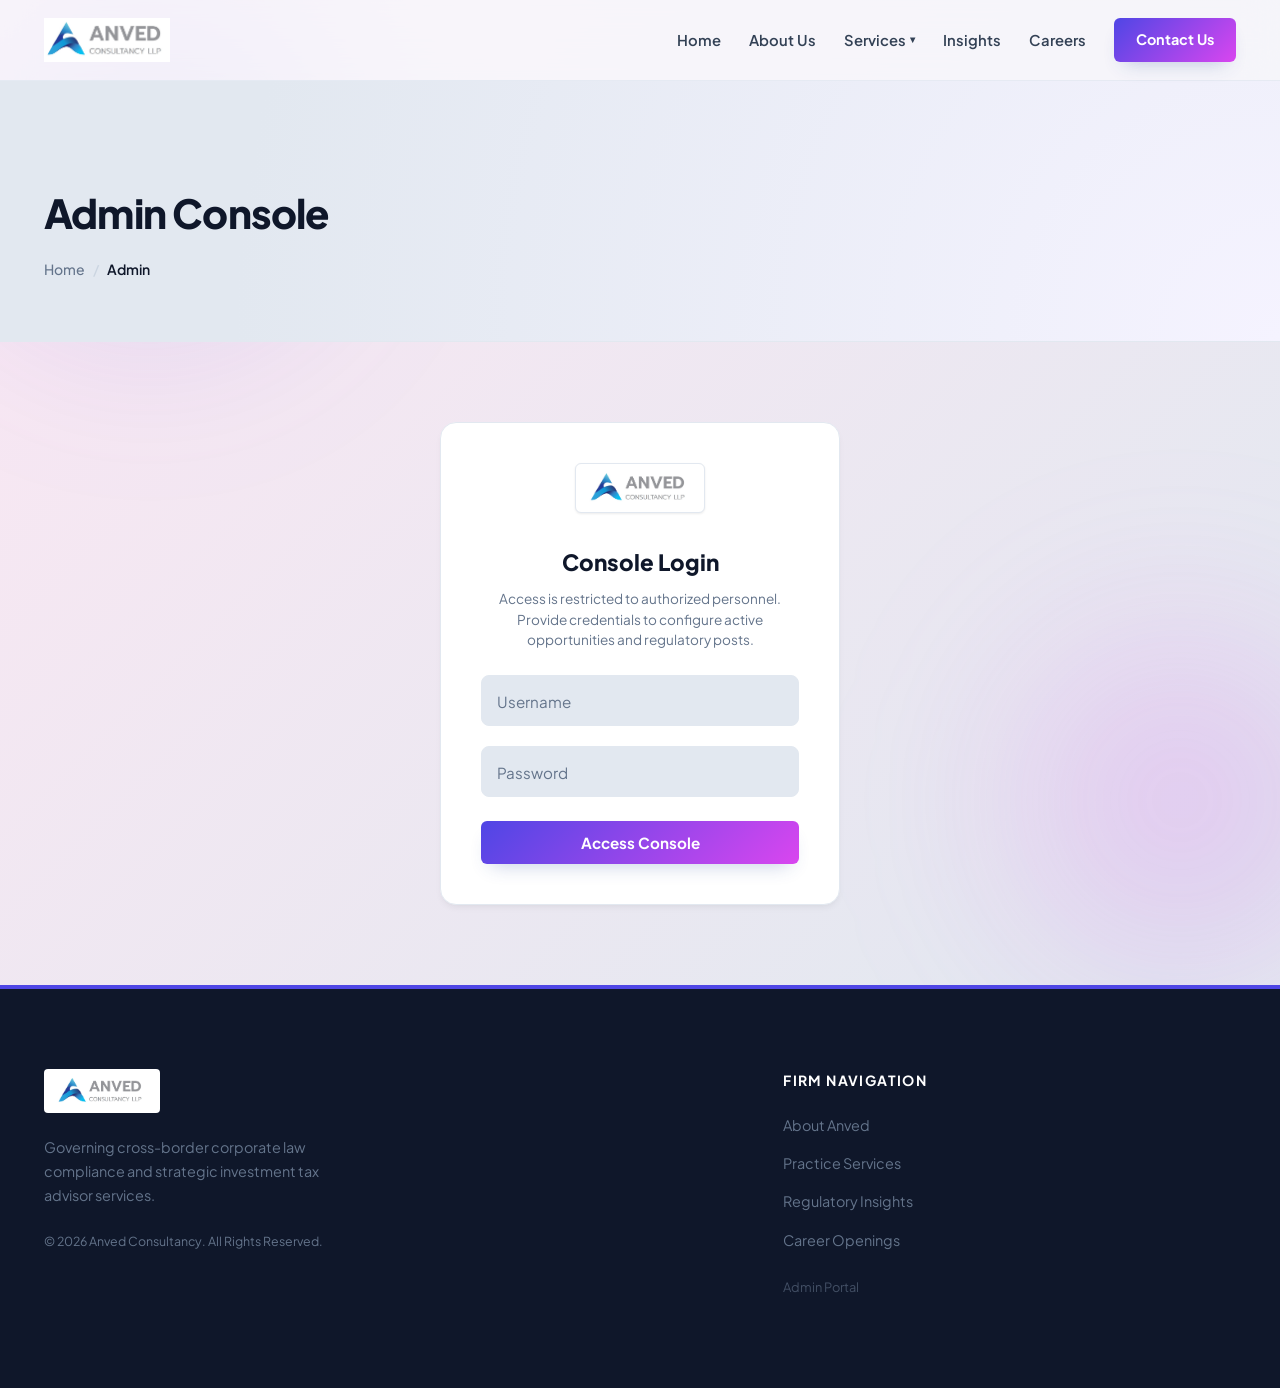
<file: admin.html>
<!DOCTYPE html>
<html lang="en">
<head>
    <meta charset="UTF-8">
    <meta name="viewport" content="width=device-width, initial-scale=1.0">
    <title>Admin Dashboard | Anved Consultancy</title>
    <!-- Google Fonts -->
    <link rel="preconnect" href="https://fonts.googleapis.com">
    <link rel="preconnect" href="https://fonts.gstatic.com" crossorigin>
    <link href="https://fonts.googleapis.com/css2?family=Plus+Jakarta+Sans:wght@300;400;500;600;700;800&display=swap" rel="stylesheet">
    <!-- Main Stylesheet -->
    <link rel="stylesheet" href="styles.css">
    <style>
        .admin-container {
            max-width: 1200px;
            margin: 40px auto;
            padding: 0 20px;
        }
        .admin-header {
            display: flex;
            justify-content: space-between;
            align-items: center;
            border-bottom: 2px solid var(--border-color);
            padding-bottom: 20px;
            margin-bottom: 30px;
        }
        .admin-grid {
            display: grid;
            grid-template-columns: 280px 1fr;
            gap: 40px;
        }
        .admin-sidebar {
            background-color: var(--bg-secondary);
            border: 1px solid var(--border-color);
            border-radius: var(--border-radius-lg);
            padding: 24px;
            height: fit-content;
        }
        .admin-menu-btn {
            display: block;
            width: 100%;
            text-align: left;
            padding: 12px 16px;
            background: none;
            border: none;
            border-radius: var(--border-radius-sm);
            color: var(--text-body);
            font-family: inherit;
            font-size: 0.95rem;
            font-weight: 600;
            cursor: pointer;
            margin-bottom: 8px;
            transition: all 0.2s ease;
        }
        .admin-menu-btn:hover {
            background-color: var(--border-color);
            color: var(--primary);
        }
        .admin-menu-btn.active {
            background-color: var(--primary);
            color: white;
        }
        .admin-card {
            background: white;
            border: 1px solid var(--border-color);
            border-radius: var(--border-radius-lg);
            padding: 32px;
            box-shadow: var(--shadow-sm);
            margin-bottom: 30px;
            overflow-x: auto;
        }
        .admin-card h3 {
            font-size: 1.25rem;
            font-weight: 800;
            color: var(--text-title);
            margin-bottom: 20px;
            border-bottom: 1px solid var(--border-color);
            padding-bottom: 10px;
        }
        .admin-form-grid {
            display: grid;
            grid-template-columns: 1fr 1fr;
            gap: 20px;
        }
        .admin-table {
            width: 100%;
            border-collapse: collapse;
            margin-top: 20px;
            text-align: left;
        }
        .admin-table th, .admin-table td {
            padding: 12px 16px;
            border-bottom: 1px solid var(--border-color);
            font-size: 0.9rem;
            vertical-align: top;
        }
        .admin-table th {
            background-color: var(--bg-secondary);
            font-weight: 700;
            color: var(--text-title);
        }
        .admin-action-btn {
            padding: 6px 12px;
            font-size: 0.8rem;
            font-weight: 700;
            border-radius: var(--border-radius-sm);
            cursor: pointer;
            border: none;
            transition: all 0.2s ease;
        }
        .btn-delete {
            background-color: #FEE2E2;
            color: #DC2626;
        }
        .btn-delete:hover {
            background-color: #DC2626;
            color: white;
        }
        .admin-toast {
            position: fixed;
            bottom: 20px;
            right: 20px;
            background-color: #059669;
            color: white;
            padding: 12px 24px;
            border-radius: var(--border-radius-md);
            font-weight: 600;
            font-size: 0.9rem;
            box-shadow: var(--shadow-md);
            transform: translateY(100px);
            opacity: 0;
            transition: all 0.3s cubic-bezier(0.16, 1, 0.3, 1);
            z-index: 1000;
        }
        .admin-toast.active {
            transform: translateY(0);
            opacity: 1;
        }
        .empty-placeholder {
            text-align: center;
            padding: 40px 0;
            color: var(--text-muted);
            font-size: 0.95rem;
        }

        /* Login Card overlay */
        .login-overlay-container {
            max-width: 440px;
            margin: 80px auto;
            padding: 0 20px;
        }
        .login-card {
            background: white;
            border: 1px solid var(--border-color);
            border-radius: var(--border-radius-lg);
            padding: 40px;
            box-shadow: var(--shadow-md);
            text-align: center;
        }
        .login-logo {
            margin-bottom: 24px;
            background: white;
            padding: 6px 12px;
            border-radius: var(--border-radius-sm);
            display: inline-block;
            box-shadow: var(--shadow-sm);
            border: 1px solid var(--border-color);
        }
        .login-card h2 {
            font-size: 1.4rem;
            font-weight: 800;
            color: var(--text-title);
            margin-bottom: 8px;
        }
        .login-card p {
            font-size: 0.85rem;
            color: var(--text-muted);
            margin-bottom: 24px;
            line-height: 1.5;
        }
        .login-error {
            color: #DC2626;
            font-size: 0.85rem;
            font-weight: 600;
            background-color: #FEE2E2;
            padding: 10px 14px;
            border-radius: var(--border-radius-sm);
            margin-bottom: 20px;
            display: none;
            text-align: left;
            border-left: 4px solid #DC2626;
        }
    </style>
</head>
<body>

    <!-- Header Navigation -->
    <header class="navbar-header" id="header">
        <div class="container navbar-container">
            <a href="index.html" class="logo-brand">
                <img src="assets/Anved%20-%20Logo.jpg" alt="Anved Logo" style="max-height: 44px; width: auto; object-fit: contain;">
            </a>
            
            <nav class="nav-menu" id="navMenu">
                <div class="nav-item">
                    <a href="index.html" class="nav-link">Home</a>
                </div>
                <div class="nav-item">
                    <a href="about.html" class="nav-link">About Us</a>
                </div>
                <div class="nav-item dropdown">
                    <a href="services.html" class="nav-link">Services <span class="arrow-icon">&#9662;</span></a>
                    <div class="dropdown-menu">
                        <a href="services.html#direct-tax">Direct Taxation</a>
                        <a href="services.html#indirect-tax">Indirect Taxation</a>
                        <a href="services.html#secretarial">Secretarial Services</a>
                        <a href="services.html#payroll">Payroll Processing</a>
                        <a href="services.html#advisory">Advisory Services</a>
                        <a href="services.html#litigation">Litigation Support</a>
                        <a href="services.html#transfer-pricing">Transfer Pricing</a>
                        <a href="services.html#statutory-audit">Statutory & Tax Audit</a>
                    </div>
                </div>
                <div class="nav-item">
                    <a href="insights.html" class="nav-link">Insights</a>
                </div>
                <div class="nav-item">
                    <a href="careers.html" class="nav-link">Careers</a>
                </div>
                <div class="nav-item">
                    <a href="contact.html" class="nav-btn">Contact Us</a>
                </div>
            </nav>

            <button class="menu-toggle" id="menuToggle" aria-label="Toggle Menu">
                <span class="bar"></span>
                <span class="bar"></span>
                <span class="bar"></span>
            </button>
        </div>
    </header>

    <!-- Page Banner -->
    <div class="page-banner">
        <div class="container banner-content">
            <h1>Admin Console</h1>
            <div class="breadcrumbs">
                <a href="index.html">Home</a>
                <span class="separator">/</span>
                <span class="current">Admin</span>
            </div>
        </div>
    </div>

    <!-- Login Container -->
    <div id="adminLoginWrapper" class="login-overlay-container">
        <div class="login-card">
            <div class="login-logo">
                <img src="assets/Anved%20-%20Logo.jpg" alt="Anved Logo" style="max-height: 36px; width: auto; object-fit: contain; display: block;">
            </div>
            <h2>Console Login</h2>
            <p>Access is restricted to authorized personnel. Provide credentials to configure active opportunities and regulatory posts.</p>
            
            <div class="login-error" id="loginErrorMsg">Invalid username or password. Please try again.</div>
            
            <form id="formAdminLogin" novalidate>
                <div class="form-group floating-label-group" style="margin-bottom: 20px;">
                    <input type="text" id="loginUsername" required placeholder=" ">
                    <label for="loginUsername">Username</label>
                </div>
                <div class="form-group floating-label-group" style="margin-bottom: 24px;">
                    <input type="password" id="loginPassword" required placeholder=" ">
                    <label for="loginPassword">Password</label>
                </div>
                <button type="submit" class="btn btn-primary" style="width: 100%; padding: 12px; font-weight: 700;">Access Console</button>
            </form>
        </div>
    </div>

    <!-- Admin Panel Layout (Hidden by default) -->
    <div id="adminDashboardWrapper" class="admin-container" style="display: none;">
        <div class="admin-header">
            <div>
                <h2>Portal Administration</h2>
                <p style="color: var(--text-muted); font-size: 0.9rem; margin-top: 4px;">Configure insights articles, compliance alerts, and view client submissions.</p>
            </div>
            <div style="display: flex; gap: 12px;">
                <button class="btn btn-secondary" id="btnRestoreDefaults" style="font-size: 0.85rem; padding: 10px 18px;">Reset Defaults</button>
                <button class="btn btn-secondary" id="btnLogoutAdmin" style="font-size: 0.85rem; padding: 10px 18px; background-color: #F3F4F6; border-color: #D1D5DB; color: #374151;">Logout</button>
            </div>
        </div>

        <div class="admin-grid">
            <!-- Sidebar Tabs -->
            <div class="admin-sidebar">
                <button class="admin-menu-btn active" data-tab="tab-insights">Regulatory Insights</button>
                <button class="admin-menu-btn" data-tab="tab-careers">Job Openings</button>
                <button class="admin-menu-btn" data-tab="tab-contact-subs">Contact Inquiries</button>
                <button class="admin-menu-btn" data-tab="tab-career-subs">Job Applications</button>
                <button class="admin-menu-btn" data-tab="tab-news-subs">Newsletter List</button>
            </div>

            <!-- Main Panel Content -->
            <div class="admin-main">
                
                <!-- Tab: Manage Insights -->
                <div class="admin-tab-panel" id="tab-insights">
                    <div class="admin-card">
                        <h3>Publish New Insight Article</h3>
                        <form id="formAddInsight" novalidate>
                            <div class="admin-form-grid">
                                <div class="form-group">
                                    <label class="static-label">Article Title</label>
                                    <input type="text" id="insightTitle" required placeholder="e.g., Union Budget 2026 amendments">
                                </div>
                                <div class="form-group">
                                    <label class="static-label">Category Tag</label>
                                    <input type="text" id="insightCategory" required placeholder="e.g., INCOME TAX, GST ALERTS, FEMA">
                                </div>
                                <div class="form-group" style="grid-column: 1 / -1;">
                                    <label class="static-label">Short Description</label>
                                    <textarea id="insightDesc" required placeholder="Summary outline of the regulatory amendment..." rows="3"></textarea>
                                </div>
                                <div class="form-group">
                                    <label class="static-label">Publication Date</label>
                                    <input type="text" id="insightDate" required placeholder="e.g., July 2026">
                                </div>
                            </div>
                            <button type="submit" class="btn btn-primary" style="margin-top: 20px;">Publish Article</button>
                        </form>
                    </div>

                    <div class="admin-card">
                        <h3>Active Publications</h3>
                        <table class="admin-table">
                            <thead>
                                <tr>
                                    <th>Title</th>
                                    <th>Category</th>
                                    <th>Date</th>
                                    <th style="width: 100px; text-align: center;">Actions</th>
                                </tr>
                            </thead>
                            <tbody id="tableBodyInsights">
                                <!-- Dynamic rows -->
                            </tbody>
                        </table>
                    </div>
                </div>

                <!-- Tab: Manage Careers -->
                <div class="admin-tab-panel" id="tab-careers" style="display: none;">
                    <div class="admin-card">
                        <h3>Publish New Job Position</h3>
                        <form id="formAddCareer" novalidate>
                            <div class="admin-form-grid">
                                <div class="form-group">
                                    <label class="static-label">Job Title</label>
                                    <input type="text" id="careerTitle" required placeholder="e.g., Indirect Tax Manager">
                                </div>
                                <div class="form-group">
                                    <label class="static-label">Job Type</label>
                                    <input type="text" id="careerType" required placeholder="e.g., Full-Time, Internship">
                                </div>
                                <div class="form-group">
                                    <label class="static-label">Office Location</label>
                                    <input type="text" id="careerLocation" required placeholder="e.g., BTM Layout, Bangalore">
                                </div>
                                <div class="form-group">
                                    <label class="static-label">Requirements / Openings</label>
                                    <input type="text" id="careerMeta" required placeholder="e.g., Experience: 2-4 Years, Openings: 3">
                                </div>
                                <div class="form-group" style="grid-column: 1 / -1;">
                                    <label class="static-label">Job Description</label>
                                    <textarea id="careerDesc" required placeholder="Outline role duties, double-entry audit tasks..." rows="3"></textarea>
                                </div>
                            </div>
                            <button type="submit" class="btn btn-primary" style="margin-top: 20px;">Publish Job Card</button>
                        </form>
                    </div>

                    <div class="admin-card">
                        <h3>Active Openings</h3>
                        <table class="admin-table">
                            <thead>
                                <tr>
                                    <th>Position</th>
                                    <th>Type</th>
                                    <th>Location</th>
                                    <th style="width: 100px; text-align: center;">Actions</th>
                                </tr>
                            </thead>
                            <tbody id="tableBodyCareers">
                                <!-- Dynamic rows -->
                            </tbody>
                        </table>
                    </div>
                </div>

                <!-- Tab: Contact Inquiries (NEW) -->
                <div class="admin-tab-panel" id="tab-contact-subs" style="display: none;">
                    <div class="admin-card">
                        <h3>Client Consultation Inquiries</h3>
                        <table class="admin-table">
                            <thead>
                                <tr>
                                    <th style="width: 160px;">Timestamp</th>
                                    <th style="width: 220px;">Client details</th>
                                    <th style="width: 180px;">Service</th>
                                    <th>Inquiry Message</th>
                                    <th style="width: 100px; text-align: center;">Actions</th>
                                </tr>
                            </thead>
                            <tbody id="tableBodyContactSubs">
                                <!-- Dynamic rows -->
                            </tbody>
                        </table>
                    </div>
                </div>

                <!-- Tab: Job Applications (NEW) -->
                <div class="admin-tab-panel" id="tab-career-subs" style="display: none;">
                    <div class="admin-card">
                        <h3>Submitted Job Applications</h3>
                        <table class="admin-table">
                            <thead>
                                <tr>
                                    <th style="width: 160px;">Timestamp</th>
                                    <th style="width: 220px;">Applicant details</th>
                                    <th style="width: 180px;">Target Role</th>
                                    <th style="width: 180px;">Resume file</th>
                                    <th>Cover Letter Info</th>
                                    <th style="width: 100px; text-align: center;">Actions</th>
                                </tr>
                            </thead>
                            <tbody id="tableBodyCareerSubs">
                                <!-- Dynamic rows -->
                            </tbody>
                        </table>
                    </div>
                </div>

                <!-- Tab: Newsletter Subscribers (NEW) -->
                <div class="admin-tab-panel" id="tab-news-subs" style="display: none;">
                    <div class="admin-card">
                        <h3>Newsletter Subscription List</h3>
                        <table class="admin-table">
                            <thead>
                                <tr>
                                    <th style="width: 200px;">Timestamp</th>
                                    <th>Subscriber Email</th>
                                    <th style="width: 100px; text-align: center;">Actions</th>
                                </tr>
                            </thead>
                            <tbody id="tableBodyNewsSubs">
                                <!-- Dynamic rows -->
                            </tbody>
                        </table>
                    </div>
                </div>

            </div>
        </div>
    </div>

    <!-- Notification Toast -->
    <div class="admin-toast" id="toastMessage">Database Updated Successfully!</div>

    <!-- Footer -->
    <footer class="footer">
        <div class="container footer-grid">
            <div class="footer-brand-info">
                <a href="index.html" class="logo-brand" style="background: white; padding: 6px 12px; border-radius: 4px; display: inline-block;">
                    <img src="assets/Anved%20-%20Logo.jpg" alt="Anved Logo" style="max-height: 32px; width: auto; display: block; object-fit: contain;">
                </a>
                <p style="margin-top: 16px;">Governing cross-border corporate law compliance and strategic investment tax advisor services.</p>
                <p class="copyright-text">&copy; 2026 Anved Consultancy. All Rights Reserved.</p>
            </div>

            <div class="footer-nav">
                <h4>Firm Navigation</h4>
                <ul>
                    <li><a href="about.html">About Anved</a></li>
                    <li><a href="services.html">Practice Services</a></li>
                    <li><a href="insights.html">Regulatory Insights</a></li>
                    <li><a href="careers.html">Career Openings</a></li>
                    <li><a href="admin.html" style="opacity: 0.6; font-size: 0.8rem; margin-top: 12px; display: inline-block;">Admin Portal</a></li>
                </ul>
            </div>


        </div>
        <button class="back-to-top" id="backToTop" aria-label="Scroll to top">&#8593;</button>
    </footer>

    <!-- Scripts -->
    <script src="app.js"></script>
    <script>
        document.addEventListener('DOMContentLoaded', () => {
            /* --- Authentication Control --- */
            const loginWrapper = document.getElementById('adminLoginWrapper');
            const dashboardWrapper = document.getElementById('adminDashboardWrapper');
            const loginForm = document.getElementById('formAdminLogin');
            const logoutBtn = document.getElementById('btnLogoutAdmin');
            const loginError = document.getElementById('loginErrorMsg');

            const checkAuth = () => {
                if (sessionStorage.getItem('anved_admin_authenticated') === 'true') {
                    loginWrapper.style.display = 'none';
                    dashboardWrapper.style.display = 'block';
                } else {
                    loginWrapper.style.display = 'block';
                    dashboardWrapper.style.display = 'none';
                }
            };

            checkAuth();

            loginForm.addEventListener('submit', (e) => {
                e.preventDefault();
                const u = document.getElementById('loginUsername').value.trim();
                const p = document.getElementById('loginPassword').value.trim();

                if (u === 'admin' && p === 'Anved2026') {
                    loginError.style.display = 'none';
                    sessionStorage.setItem('anved_admin_authenticated', 'true');
                    checkAuth();
                    loginForm.reset();
                    showToast('Logged In Successfully!');
                } else {
                    loginError.style.display = 'block';
                }
            });

            logoutBtn.addEventListener('click', () => {
                sessionStorage.removeItem('anved_admin_authenticated');
                checkAuth();
                showToast('Logged Out Successfully');
            });

            /* --- Admin Navigation Tabs --- */
            const sideBtns = document.querySelectorAll('.admin-menu-btn');
            const panels = document.querySelectorAll('.admin-tab-panel');

            sideBtns.forEach(btn => {
                btn.addEventListener('click', () => {
                    const target = btn.getAttribute('data-tab');
                    sideBtns.forEach(b => b.classList.remove('active'));
                    btn.classList.add('active');

                    panels.forEach(p => {
                        if (p.getAttribute('id') === target) {
                            p.style.display = 'block';
                        } else {
                            p.style.display = 'none';
                        }
                    });
                });
            });

            /* --- Toast Helper --- */
            const toast = document.getElementById('toastMessage');
            const showToast = (msg) => {
                toast.innerText = msg;
                toast.classList.add('active');
                setTimeout(() => toast.classList.remove('active'), 2500);
            };

            /* --- Storage Helpers --- */
            const getInsights = () => JSON.parse(localStorage.getItem('anved_insights')) || [];
            const saveInsights = (data) => localStorage.setItem('anved_insights', JSON.stringify(data));
            const getCareers = () => JSON.parse(localStorage.getItem('anved_careers')) || [];
            const saveCareers = (data) => localStorage.setItem('anved_careers', JSON.stringify(data));
            
            const getContactSubs = () => JSON.parse(localStorage.getItem('anved_contact_submissions')) || [];
            const saveContactSubs = (data) => localStorage.setItem('anved_contact_submissions', JSON.stringify(data));
            const getCareerSubs = () => JSON.parse(localStorage.getItem('anved_career_submissions')) || [];
            const saveCareerSubs = (data) => localStorage.setItem('anved_career_submissions', JSON.stringify(data));
            const getNewsSubs = () => JSON.parse(localStorage.getItem('anved_newsletter_subscribers')) || [];
            const saveNewsSubs = (data) => localStorage.setItem('anved_newsletter_subscribers', JSON.stringify(data));

            const defaultInsights = [
                {
                    id: 1,
                    title: "New Slabs and Surcharges for FY 2025-26 under New Regime",
                    category: "INCOME TAX",
                    desc: "An analysis of standard deduction changes to ₹75,000 and updated slab rates under Section 115BAC.",
                    date: "July 2026"
                },
                {
                    id: 2,
                    title: "Filing Guidelines for E-Way Bills & Invoicing Updates",
                    category: "GST ALERTS",
                    desc: "Key revisions introduced in compliance procedures for multi-state corporate logistic setups.",
                    date: "June 2026"
                },
                {
                    id: 3,
                    title: "Annual ROC Web-form Updates: Form 8 & Form 11 Compliance",
                    category: "LLP FILINGS",
                    desc: "Essential timeline updates and audit checklists for Limited Liability Partnerships operating in India.",
                    date: "May 2026"
                }
            ];

            const defaultCareers = [
                {
                    id: 1,
                    title: "CA Article Trainee",
                    type: "Full-Time",
                    location: "BTM Layout, Bangalore",
                    meta: "Openings: 3",
                    desc: "We are seeking motivated candidates who have cleared one or both groups of CA Intermediate. Exposure to accounting double-entry systems, direct tax filing, and basic auditing guidelines is preferred."
                },
                {
                    id: 2,
                    title: "Indirect Tax Associate",
                    type: "Full-Time",
                    location: "BTM Layout, Bangalore",
                    meta: "Experience: 1-3 Years",
                    desc: "Managing monthly and annual GST filing processes, conducting input credit reconciliations (GSTR-2B vs. Books), and compiling document briefs for client representations."
                },
                {
                    id: 3,
                    title: "Statutory Audit Senior",
                    type: "Full-Time",
                    location: "BTM Layout, Bangalore",
                    meta: "Experience: 2-4 Years",
                    desc: "Directing statutory and internal control audits (ICFR) under the Indian Companies Act. Candidates must have solid experience in Ind AS conversion schedules and stock audits representation."
                }
            ];

            const defaultContacts = [
                {
                    id: 1,
                    name: "Mangalore Retail Ventures",
                    email: "compliance@retailventures.in",
                    service: "GST Advisory & Reconciliations",
                    message: "Requesting service fees structure and timeline metrics for multi-state double-entry accounting audit representation.",
                    timestamp: new Date().toLocaleString()
                }
            ];

            const defaultApplications = [
                {
                    id: 1,
                    name: "Karthik Hegde",
                    email: "karthik.hegde@outlook.com",
                    position: "Statutory Audit Senior",
                    resumeName: "Karthik_Hegde_CA_Resume.pdf",
                    coverInfo: "Cleared CA Intermediate both groups in first attempt. 3 years of auditing internship completed at local firm, representing ICFR reviews.",
                    timestamp: new Date().toLocaleString()
                }
            ];

            const defaultNewsletter = [
                {
                    id: 1,
                    email: "info@retailventures.in",
                    timestamp: new Date().toLocaleString()
                }
            ];

            const initializeStorage = (force = false) => {
                if (force || !localStorage.getItem('anved_insights')) {
                    saveInsights(defaultInsights);
                }
                if (force || !localStorage.getItem('anved_careers')) {
                    saveCareers(defaultCareers);
                }
                if (force || !localStorage.getItem('anved_contact_submissions')) {
                    saveContactSubs(defaultContacts);
                }
                if (force || !localStorage.getItem('anved_career_submissions')) {
                    saveCareerSubs(defaultApplications);
                }
                if (force || !localStorage.getItem('anved_newsletter_subscribers')) {
                    saveNewsSubs(defaultNewsletter);
                }
            };

            initializeStorage();

            /* --- Render Tables --- */
            const renderInsights = () => {
                const list = getInsights();
                const tbody = document.getElementById('tableBodyInsights');
                tbody.innerHTML = '';
                
                if (list.length === 0) {
                    tbody.innerHTML = `<tr><td colspan="4" class="empty-placeholder">No Insights Published Yet.</td></tr>`;
                    return;
                }

                list.forEach(item => {
                    const tr = document.createElement('tr');
                    tr.innerHTML = `
                        <td style="font-weight:600; color:var(--text-title);">${item.title}</td>
                        <td><span class="insight-tag" style="padding: 4px 8px; font-size: 0.75rem;">${item.category}</span></td>
                        <td>${item.date}</td>
                        <td style="text-align:center;">
                            <button class="admin-action-btn btn-delete" data-id="${item.id}">Delete</button>
                        </td>
                    `;
                    tbody.appendChild(tr);
                });

                tbody.querySelectorAll('#tableBodyInsights .btn-delete').forEach(btn => {
                    btn.addEventListener('click', () => {
                        const id = parseInt(btn.getAttribute('data-id'));
                        let current = getInsights();
                        current = current.filter(x => x.id !== id);
                        saveInsights(current);
                        renderInsights();
                        showToast('Article Deleted Successfully');
                    });
                });
            };

            const renderCareers = () => {
                const list = getCareers();
                const tbody = document.getElementById('tableBodyCareers');
                tbody.innerHTML = '';

                if (list.length === 0) {
                    tbody.innerHTML = `<tr><td colspan="4" class="empty-placeholder">No Active Job Cards Published.</td></tr>`;
                    return;
                }

                list.forEach(item => {
                    const tr = document.createElement('tr');
                    tr.innerHTML = `
                        <td style="font-weight:600; color:var(--text-title);">${item.title}</td>
                        <td><span class="job-type" style="padding: 4px 8px; font-size: 0.75rem;">${item.type}</span></td>
                        <td>${item.location}</td>
                        <td style="text-align:center;">
                            <button class="admin-action-btn btn-delete" data-id="${item.id}">Delete</button>
                        </td>
                    `;
                    tbody.appendChild(tr);
                });

                tbody.querySelectorAll('#tableBodyCareers .btn-delete').forEach(btn => {
                    btn.addEventListener('click', () => {
                        const id = parseInt(btn.getAttribute('data-id'));
                        let current = getCareers();
                        current = current.filter(x => x.id !== id);
                        saveCareers(current);
                        renderCareers();
                        showToast('Job Position Deleted Successfully');
                    });
                });
            };

            const renderContactSubmissions = () => {
                const list = getContactSubs();
                const tbody = document.getElementById('tableBodyContactSubs');
                tbody.innerHTML = '';

                if (list.length === 0) {
                    tbody.innerHTML = `<tr><td colspan="5" class="empty-placeholder">No inquiries submitted yet.</td></tr>`;
                    return;
                }

                list.forEach(item => {
                    const tr = document.createElement('tr');
                    tr.innerHTML = `
                        <td style="font-size:0.8rem; color:var(--text-muted);">${item.timestamp}</td>
                        <td>
                            <strong style="color:var(--text-title);">${item.name}</strong><br>
                            <span style="font-size:0.8rem; color:var(--primary);">${item.email}</span>
                        </td>
                        <td><span class="insight-tag" style="font-size: 0.75rem; background:#E0F2FE; color:#0369A1;">${item.service}</span></td>
                        <td style="font-size:0.85rem; line-height:1.5;">${item.message}</td>
                        <td style="text-align:center;">
                            <button class="admin-action-btn btn-delete" data-id="${item.id}">Delete</button>
                        </td>
                    `;
                    tbody.appendChild(tr);
                });

                tbody.querySelectorAll('#tableBodyContactSubs .btn-delete').forEach(btn => {
                    btn.addEventListener('click', () => {
                        const id = parseInt(btn.getAttribute('data-id'));
                        let current = getContactSubs();
                        current = current.filter(x => x.id !== id);
                        saveContactSubs(current);
                        renderContactSubmissions();
                        showToast('Inquiry Entry Cleared');
                    });
                });
            };

            const renderCareerApplications = () => {
                const list = getCareerSubs();
                const tbody = document.getElementById('tableBodyCareerSubs');
                tbody.innerHTML = '';

                if (list.length === 0) {
                    tbody.innerHTML = `<tr><td colspan="6" class="empty-placeholder">No job applications submitted yet.</td></tr>`;
                    return;
                }

                list.forEach(item => {
                    const tr = document.createElement('tr');
                    tr.innerHTML = `
                        <td style="font-size:0.8rem; color:var(--text-muted);">${item.timestamp}</td>
                        <td>
                            <strong style="color:var(--text-title);">${item.name}</strong><br>
                            <span style="font-size:0.8rem; color:var(--primary);">${item.email}</span>
                        </td>
                        <td style="font-weight:700; color:var(--text-title);">${item.position}</td>
                        <td>
                            <span style="font-size: 0.8rem; display:inline-flex; align-items:center; gap:4px; padding:4px 8px; background:#FEF3C7; color:#D97706; border-radius:4px; font-weight:600;">
                                <svg width="12" height="12" viewBox="0 0 24 24" fill="none" stroke="currentColor" stroke-width="3"><path d="M14 2H6a2 2 0 0 0-2 2v16a2 2 0 0 0 2 2h12a2 2 0 0 0 2-2V8z"/><polyline points="14 2 14 8 20 8"/></svg>
                                ${item.resumeName}
                            </span>
                        </td>
                        <td style="font-size:0.85rem; line-height:1.5;">${item.coverInfo}</td>
                        <td style="text-align:center;">
                            <button class="admin-action-btn btn-delete" data-id="${item.id}">Delete</button>
                        </td>
                    `;
                    tbody.appendChild(tr);
                });

                tbody.querySelectorAll('#tableBodyCareerSubs .btn-delete').forEach(btn => {
                    btn.addEventListener('click', () => {
                        const id = parseInt(btn.getAttribute('data-id'));
                        let current = getCareerSubs();
                        current = current.filter(x => x.id !== id);
                        saveCareerSubs(current);
                        renderCareerApplications();
                        showToast('Application Entry Cleared');
                    });
                });
            };

            const renderNewsletterSubscribers = () => {
                const list = getNewsSubs();
                const tbody = document.getElementById('tableBodyNewsSubs');
                tbody.innerHTML = '';

                if (list.length === 0) {
                    tbody.innerHTML = `<tr><td colspan="3" class="empty-placeholder">No subscribers on list yet.</td></tr>`;
                    return;
                }

                list.forEach(item => {
                    const tr = document.createElement('tr');
                    tr.innerHTML = `
                        <td style="font-size:0.8rem; color:var(--text-muted);">${item.timestamp}</td>
                        <td style="font-weight:600; color:var(--text-title);">${item.email}</td>
                        <td style="text-align:center;">
                            <button class="admin-action-btn btn-delete" data-id="${item.id}">Delete</button>
                        </td>
                    `;
                    tbody.appendChild(tr);
                });

                tbody.querySelectorAll('#tableBodyNewsSubs .btn-delete').forEach(btn => {
                    btn.addEventListener('click', () => {
                        const id = parseInt(btn.getAttribute('data-id'));
                        let current = getNewsSubs();
                        current = current.filter(x => x.id !== id);
                        saveNewsSubs(current);
                        renderNewsletterSubscribers();
                        showToast('Email Subscriber Removed');
                    });
                });
            };

            renderInsights();
            renderCareers();
            renderContactSubmissions();
            renderCareerApplications();
            renderNewsletterSubscribers();

            /* --- Forms Submissions --- */
            document.getElementById('formAddInsight').addEventListener('submit', (e) => {
                e.preventDefault();
                const title = document.getElementById('insightTitle').value.trim();
                const category = document.getElementById('insightCategory').value.trim().toUpperCase();
                const desc = document.getElementById('insightDesc').value.trim();
                const date = document.getElementById('insightDate').value.trim();

                if (!title || !category || !desc || !date) {
                    alert('Please fill out all fields.');
                    return;
                }

                const list = getInsights();
                const newItem = {
                    id: Date.now(),
                    title,
                    category,
                    desc,
                    date
                };
                list.unshift(newItem);
                saveInsights(list);
                renderInsights();
                document.getElementById('formAddInsight').reset();
                showToast('Regulatory Alert Published!');
            });

            document.getElementById('formAddCareer').addEventListener('submit', (e) => {
                e.preventDefault();
                const title = document.getElementById('careerTitle').value.trim();
                const type = document.getElementById('careerType').value.trim();
                const location = document.getElementById('careerLocation').value.trim();
                const meta = document.getElementById('careerMeta').value.trim();
                const desc = document.getElementById('careerDesc').value.trim();

                if (!title || !type || !location || !meta || !desc) {
                    alert('Please fill out all fields.');
                    return;
                }

                const list = getCareers();
                const newItem = {
                    id: Date.now(),
                    title,
                    type,
                    location,
                    meta,
                    desc
                };
                list.unshift(newItem);
                saveCareers(list);
                renderCareers();
                document.getElementById('formAddCareer').reset();
                showToast('Job Position Published!');
            });

            /* --- Reset Defaults Trigger --- */
            document.getElementById('btnRestoreDefaults').addEventListener('click', () => {
                if (confirm('Are you sure you want to restore defaults? This will overwrite your custom modifications.')) {
                    initializeStorage(true);
                    renderInsights();
                    renderCareers();
                    renderContactSubmissions();
                    renderCareerApplications();
                    renderNewsletterSubscribers();
                    showToast('Default Database Restored!');
                }
            });
        });
    </script>
</body>
</html>
</file>
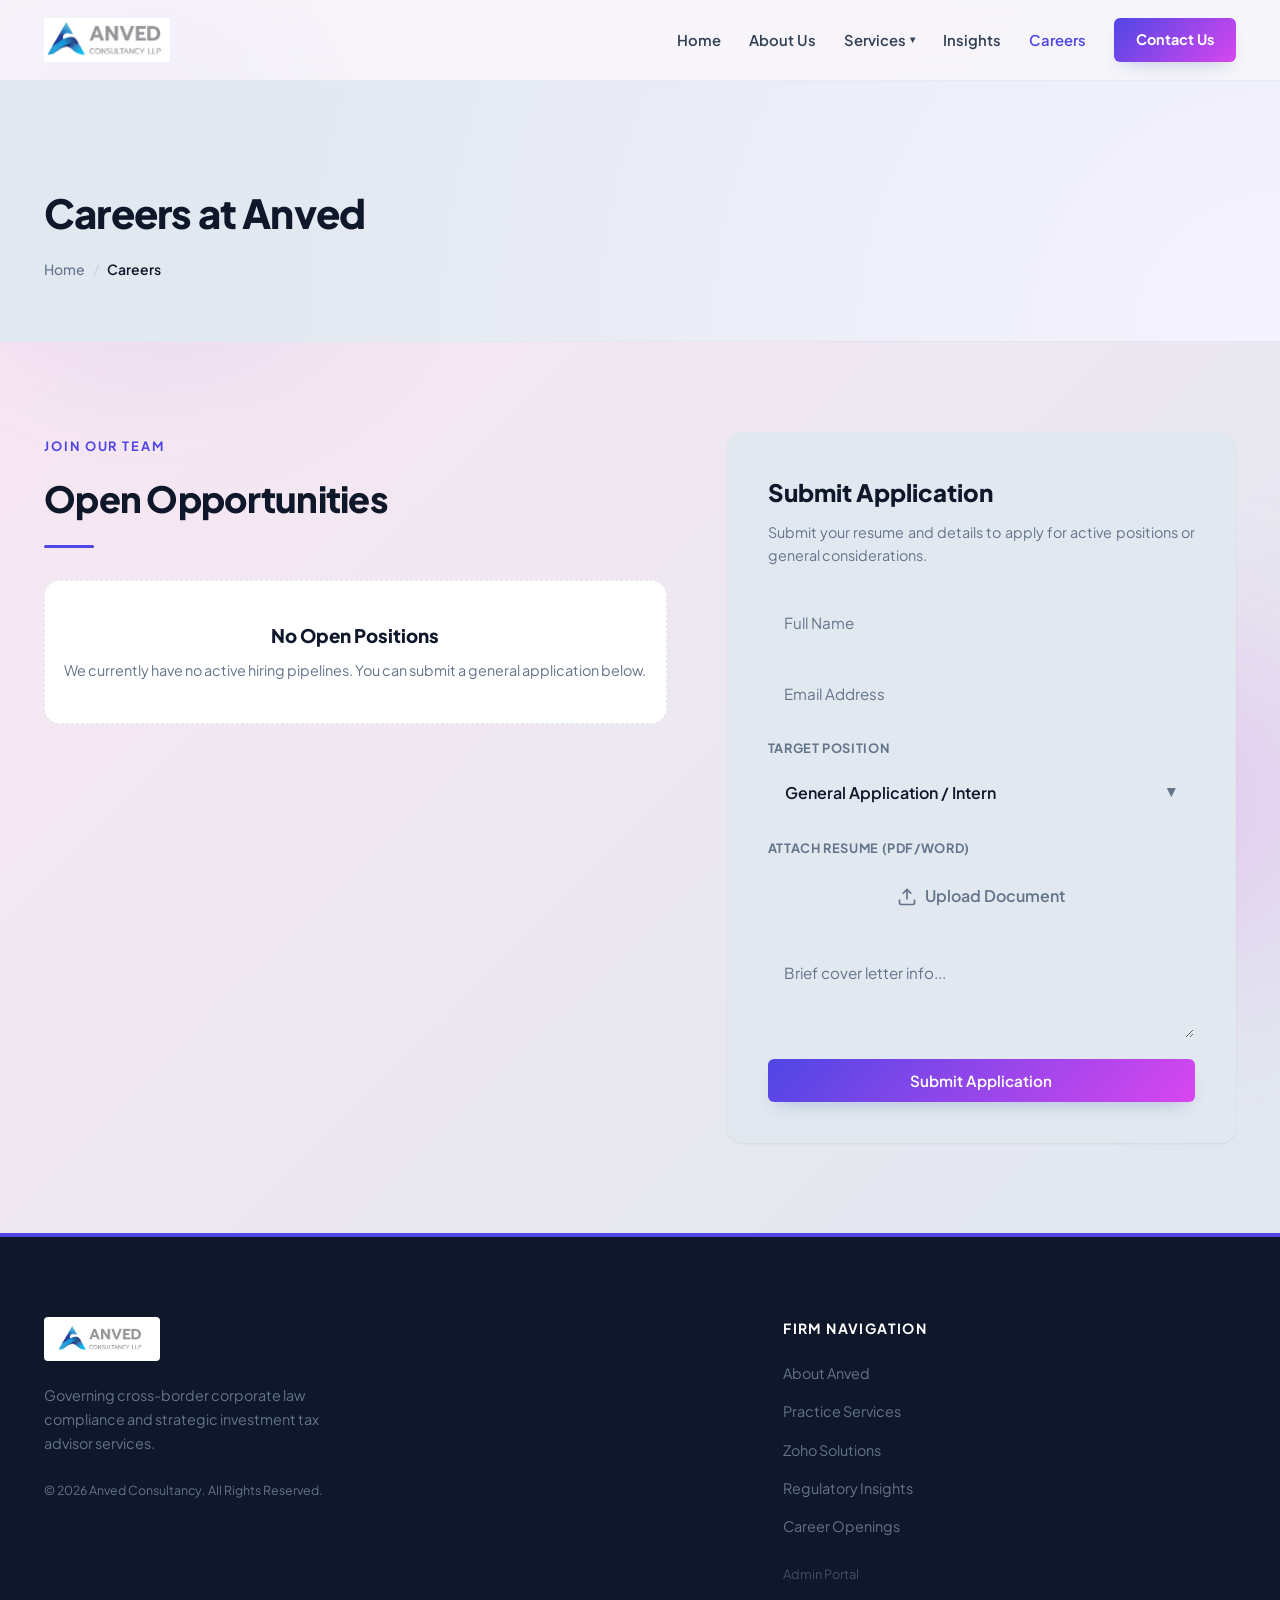
<file: careers.html>
<!DOCTYPE html>
<html lang="en">
<head>
    <meta charset="UTF-8">
    <meta name="viewport" content="width=device-width, initial-scale=1.0">
    <title>Careers | Anved Consultancy</title>
    <meta name="description" content="Join Anved Consultancy. Explore openings for CA Article Trainees, Audit Seniors, and Direct Tax Associates in Bangalore.">
    <!-- Google Fonts -->
    <link rel="preconnect" href="https://fonts.googleapis.com">
    <link rel="preconnect" href="https://fonts.gstatic.com" crossorigin>
    <link href="https://fonts.googleapis.com/css2?family=Plus+Jakarta+Sans:wght@300;400;500;600;700;800&display=swap" rel="stylesheet">
    <!-- Main Stylesheet -->
    <link rel="stylesheet" href="styles.css">
</head>
<body>

    <!-- Header Navigation -->
    <header class="navbar-header" id="header">
        <div class="container navbar-container">
            <a href="index.html" class="logo-brand">
                <img src="assets/Anved%20-%20Logo.jpg" alt="Anved Logo" style="max-height: 44px; width: auto; object-fit: contain;">
            </a>
            
            <nav class="nav-menu" id="navMenu">
                <div class="nav-item">
                    <a href="index.html" class="nav-link">Home</a>
                </div>
                <div class="nav-item">
                    <a href="about.html" class="nav-link">About Us</a>
                </div>
                <div class="nav-item dropdown">
                    <a href="services.html" class="nav-link">Services <span class="arrow-icon">&#9662;</span></a>
                    <div class="dropdown-menu">
                        <a href="services.html#direct-tax">Direct Taxation</a>
                        <a href="services.html#indirect-tax">Indirect Taxation</a>
                        <a href="services.html#secretarial">Secretarial Services</a>
                        <a href="services.html#payroll">Payroll Processing</a>
                        <a href="services.html#advisory">Advisory Services</a>
                        <a href="services.html#litigation">Litigation Support</a>
                        <a href="services.html#transfer-pricing">Transfer Pricing</a>
                        <a href="services.html#statutory-audit">Statutory & Tax Audit</a>
                        <a href="zoho.html" style="font-weight: 800; color: var(--primary); border-top: 1px solid var(--border-color); margin-top: 6px; padding-top: 8px;">Zoho Finance Solutions</a>
                    </div>
                </div>

                <div class="nav-item">
                    <a href="insights.html" class="nav-link">Insights</a>
                </div>
                <div class="nav-item">
                    <a href="careers.html" class="nav-link active">Careers</a>
                </div>
                <div class="nav-item">
                    <a href="contact.html" class="nav-btn">Contact Us</a>
                </div>
            </nav>

            <button class="menu-toggle" id="menuToggle" aria-label="Toggle Menu">
                <span class="bar"></span>
                <span class="bar"></span>
                <span class="bar"></span>
            </button>
        </div>
    </header>

    <!-- Page Banner -->
    <div class="page-banner">
        <div class="container banner-content">
            <h1>Careers at Anved</h1>
            <div class="breadcrumbs">
                <a href="index.html">Home</a>
                <span class="separator">/</span>
                <span class="current">Careers</span>
            </div>
        </div>
    </div>

    <!-- Job Board & Application Panel -->
    <section>
        <div class="container careers-grid">
            <div class="careers-opportunities">
                <span class="section-subtitle">JOIN OUR TEAM</span>
                <h2 class="section-title">Open Opportunities</h2>
                <div class="title-underline" style="margin: 0; margin-bottom: 32px;"></div>

                <div class="jobs-list" id="jobsListContainer">
                    <!-- Dynamic jobs will render here via app.js -->
                </div>
            </div>

            <!-- Application Form Card -->
            <div class="careers-form-card">
                <h2>Submit Application</h2>
                <p>Submit your resume and details to apply for active positions or general considerations.</p>
                <form id="careerForm" novalidate>
                    <div class="form-group floating-label-group">
                        <input type="text" id="appName" required placeholder=" ">
                        <label for="appName">Full Name</label>
                        <span class="error-msg">Name is required</span>
                    </div>

                    <div class="form-group floating-label-group">
                        <input type="email" id="appEmail" required placeholder=" ">
                        <label for="appEmail">Email Address</label>
                        <span class="error-msg">Valid email is required</span>
                    </div>

                    <div class="form-group">
                        <label for="appPosition" class="static-label">Target Position</label>
                        <div class="custom-select-wrapper">
                            <select id="appPosition">
                                <option value="articleship">CA Article Trainee</option>
                                <option value="tax-associate">Indirect Tax Associate</option>
                                <option value="audit-senior">Statutory Audit Senior</option>
                                <option value="general">General Application / Intern</option>
                            </select>
                        </div>
                    </div>

                    <div class="form-group">
                        <label class="static-label">Attach Resume (PDF/Word)</label>
                        <div class="file-upload-wrapper">
                            <input type="file" id="appResume" accept=".pdf,.doc,.docx" required>
                            <div class="file-upload-label" id="resumeLabel">
                                <svg width="20" height="20" viewBox="0 0 24 24" fill="none" stroke="currentColor" stroke-width="2"><path d="M21 15v4a2 2 0 0 1-2 2H5a2 2 0 0 1-2-2v-4"/><polyline points="17 8 12 3 7 8"/><line x1="12" y1="3" x2="12" y2="15"/></svg>
                                <span id="uploadStatus">Upload Document</span>
                            </div>
                        </div>
                        <span class="error-msg" id="resumeError" style="display:none; color:#EF4444; font-weight:600; font-size:0.75rem; margin-top:4px;">Please upload a resume</span>
                    </div>

                    <div class="form-group floating-label-group">
                        <textarea id="appMessage" required placeholder=" " rows="3"></textarea>
                        <label for="appMessage">Brief cover letter info...</label>
                        <span class="error-msg">Cover letter info is required</span>
                    </div>

                    <button type="submit" class="btn btn-primary w-full" id="btnSubmitApp">Submit Application</button>
                </form>
            </div>
        </div>
    </section>

    <!-- Career Application Success Modal -->
    <div class="modal-overlay" id="appSuccessModal">
        <div class="modal-container">
            <div class="success-icon-wrapper">
                <svg width="36" height="36" viewBox="0 0 24 24" fill="none" stroke="currentColor" stroke-width="3" stroke-linecap="round" stroke-linejoin="round"><polyline points="20 6 9 17 4 12"/></svg>
            </div>
            <h3>Application Received</h3>
            <p>Your job application details have been received successfully. The Anved HR department will contact you for a screening call if your qualifications match the position requirements.</p>
            <button class="btn btn-dark" id="btnAppClose">Close</button>
        </div>
    </div>

    <!-- Footer -->
    <footer class="footer">
        <div class="container footer-grid">
            <div class="footer-brand-info">
                <a href="index.html" class="logo-brand" style="background: white; padding: 6px 12px; border-radius: 4px; display: inline-block;">
                    <img src="assets/Anved%20-%20Logo.jpg" alt="Anved Logo" style="max-height: 32px; width: auto; display: block; object-fit: contain;">
                </a>
                <p style="margin-top: 16px;">Governing cross-border corporate law compliance and strategic investment tax advisor services.</p>
                <p class="copyright-text">&copy; 2026 Anved Consultancy. All Rights Reserved.</p>
            </div>

            <div class="footer-nav">
                <h4>Firm Navigation</h4>
                <ul>
                    <li><a href="about.html">About Anved</a></li>
                    <li><a href="services.html">Practice Services</a></li>
                    <li><a href="zoho.html">Zoho Solutions</a></li>
                    <li><a href="insights.html">Regulatory Insights</a></li>
                    <li><a href="careers.html">Career Openings</a></li>
                    <li><a href="admin.html" style="opacity: 0.6; font-size: 0.8rem; margin-top: 12px; display: inline-block;">Admin Portal</a></li>
                </ul>
            </div>


        </div>
        <button class="back-to-top" id="backToTop" aria-label="Scroll to top">&#8593;</button>
    </footer>

    <!-- Scripts -->
    <script src="app.js"></script>
</body>
</html>
</file>
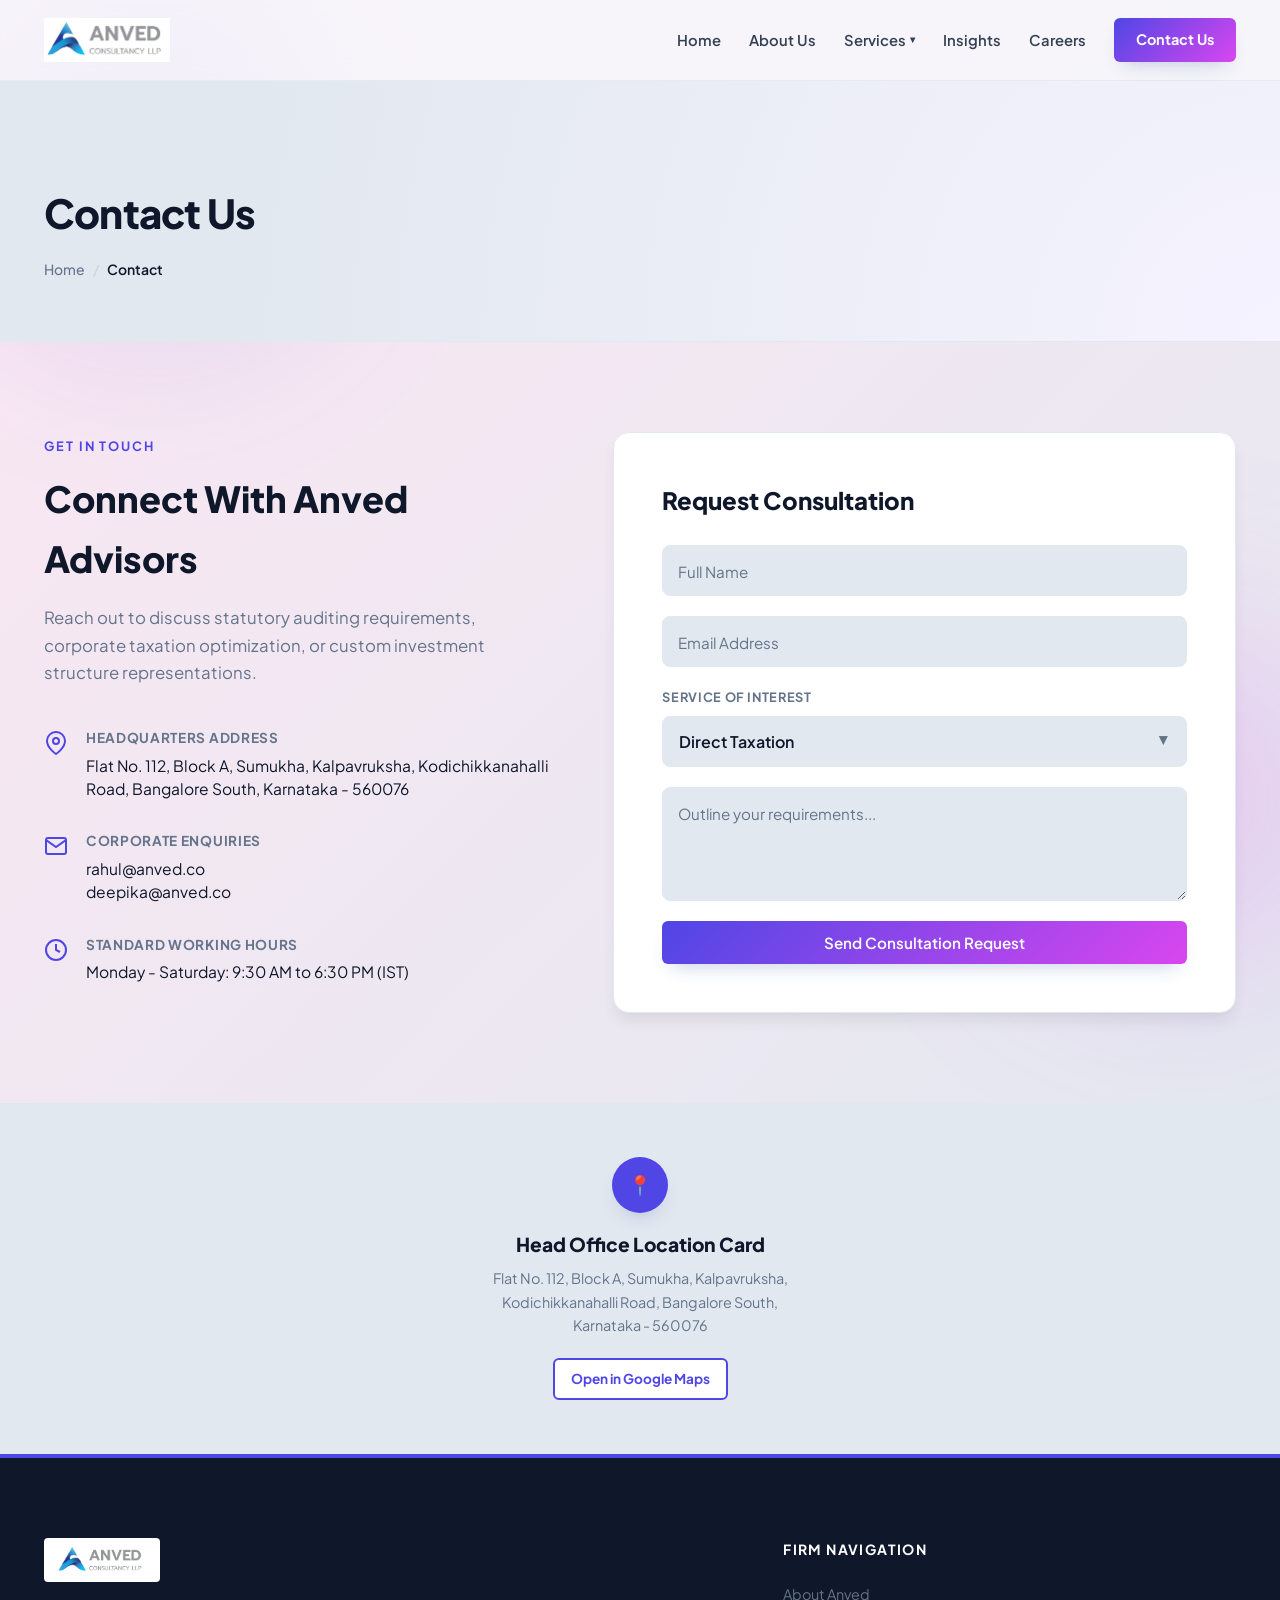
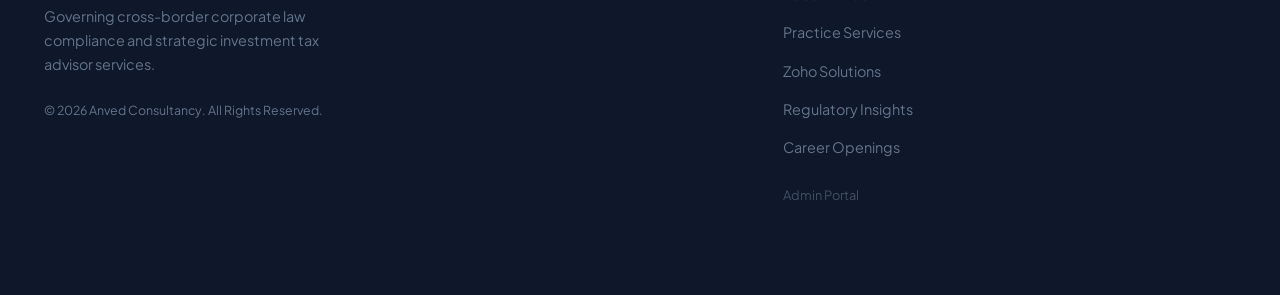
<file: contact.html>
<!DOCTYPE html>
<html lang="en">
<head>
    <meta charset="UTF-8">
    <meta name="viewport" content="width=device-width, initial-scale=1.0">
    <title>Contact Us | Anved Consultancy</title>
    <meta name="description" content="Get in touch with Anved Consultancy in Bangalore. Inquire about corporate tax filings, audits, and FEMA consultations.">
    <!-- Google Fonts -->
    <link rel="preconnect" href="https://fonts.googleapis.com">
    <link rel="preconnect" href="https://fonts.gstatic.com" crossorigin>
    <link href="https://fonts.googleapis.com/css2?family=Plus+Jakarta+Sans:wght@300;400;500;600;700;800&display=swap" rel="stylesheet">
    <!-- Main Stylesheet -->
    <link rel="stylesheet" href="styles.css">
</head>
<body>

    <!-- Header Navigation -->
    <header class="navbar-header" id="header">
        <div class="container navbar-container">
            <a href="index.html" class="logo-brand">
                <img src="assets/Anved%20-%20Logo.jpg" alt="Anved Logo" style="max-height: 44px; width: auto; object-fit: contain;">
            </a>
            
            <nav class="nav-menu" id="navMenu">
                <div class="nav-item">
                    <a href="index.html" class="nav-link">Home</a>
                </div>
                <div class="nav-item">
                    <a href="about.html" class="nav-link">About Us</a>
                </div>
                <div class="nav-item dropdown">
                    <a href="services.html" class="nav-link">Services <span class="arrow-icon">&#9662;</span></a>
                    <div class="dropdown-menu">
                        <a href="services.html#direct-tax">Direct Taxation</a>
                        <a href="services.html#indirect-tax">Indirect Taxation</a>
                        <a href="services.html#secretarial">Secretarial Services</a>
                        <a href="services.html#payroll">Payroll Processing</a>
                        <a href="services.html#advisory">Advisory Services</a>
                        <a href="services.html#litigation">Litigation Support</a>
                        <a href="services.html#transfer-pricing">Transfer Pricing</a>
                        <a href="services.html#statutory-audit">Statutory & Tax Audit</a>
                        <a href="zoho.html" style="font-weight: 800; color: var(--primary); border-top: 1px solid var(--border-color); margin-top: 6px; padding-top: 8px;">Zoho Finance Solutions</a>
                    </div>
                </div>

                <div class="nav-item">
                    <a href="insights.html" class="nav-link">Insights</a>
                </div>
                <div class="nav-item">
                    <a href="careers.html" class="nav-link">Careers</a>
                </div>
                <div class="nav-item">
                    <a href="contact.html" class="nav-btn">Contact Us</a>
                </div>
            </nav>

            <button class="menu-toggle" id="menuToggle" aria-label="Toggle Menu">
                <span class="bar"></span>
                <span class="bar"></span>
                <span class="bar"></span>
            </button>
        </div>
    </header>

    <!-- Page Banner -->
    <div class="page-banner">
        <div class="container banner-content">
            <h1>Contact Us</h1>
            <div class="breadcrumbs">
                <a href="index.html">Home</a>
                <span class="separator">/</span>
                <span class="current">Contact</span>
            </div>
        </div>
    </div>

    <!-- Contact Dashboard Area -->
    <section>
        <div class="container contact-dashboard-grid">
            <!-- Left Info Panel -->
            <div class="contact-info-panel">
                <span class="section-subtitle">GET IN TOUCH</span>
                <h2>Connect With Anved Advisors</h2>
                <p>Reach out to discuss statutory auditing requirements, corporate taxation optimization, or custom investment structure representations.</p>
                
                <div class="contact-details-grid">
                    <div class="contact-detail-block">
                        <svg width="24" height="24" viewBox="0 0 24 24" fill="none" stroke="currentColor" stroke-width="2"><path d="M21 10c0 7-9 13-9 13s-9-6-9-13a9 9 0 0 1 18 0z"/><circle cx="12" cy="10" r="3"/></svg>
                        <div>
                            <h4>Headquarters Address</h4>
                            <p>Flat No. 112, Block A, Sumukha, Kalpavruksha, Kodichikkanahalli Road, Bangalore South, Karnataka - 560076</p>
                        </div>
                    </div>

                    <div class="contact-detail-block">
                        <svg width="24" height="24" viewBox="0 0 24 24" fill="none" stroke="currentColor" stroke-width="2"><path d="M4 4h16c1.1 0 2 .9 2 2v12c0 1.1-.9 2-2 2H4c-1.1 0-2-.9-2-2V6c0-1.1.9-2 2-2z"/><polyline points="22,6 12,13 2,6"/></svg>
                        <div>
                            <h4>Corporate Enquiries</h4>
                            <p>rahul@anved.co<br>deepika@anved.co</p>
                        </div>
                    </div>

                    <div class="contact-detail-block">
                        <svg width="24" height="24" viewBox="0 0 24 24" fill="none" stroke="currentColor" stroke-width="2"><circle cx="12" cy="12" r="10"/><polyline points="12 6 12 12 16 14"/></svg>
                        <div>
                            <h4>Standard Working Hours</h4>
                            <p>Monday - Saturday: 9:30 AM to 6:30 PM (IST)</p>
                        </div>
                    </div>
                </div>
            </div>

            <!-- Right Form Card -->
            <div class="contact-form-card">
                <h3>Request Consultation</h3>
                <form id="contactForm" novalidate>
                    <div class="form-group floating-label-group">
                        <input type="text" id="contactName" required placeholder=" ">
                        <label for="contactName">Full Name</label>
                        <span class="error-msg">Full name is required</span>
                    </div>

                    <div class="form-group floating-label-group">
                        <input type="email" id="contactEmail" required placeholder=" ">
                        <label for="contactEmail">Email Address</label>
                        <span class="error-msg">Valid email address is required</span>
                    </div>

                    <div class="form-group">
                        <label for="contactService" class="static-label">Service of Interest</label>
                        <div class="custom-select-wrapper">
                            <select id="contactService">
                                <option value="direct-tax">Direct Taxation</option>
                                <option value="indirect-tax">Indirect Taxation</option>
                                <option value="secretarial">Secretarial Services</option>
                                <option value="payroll">Payroll Processing</option>
                                <option value="advisory">Advisory Services</option>
                                <option value="litigation">Litigation Support</option>
                                <option value="transfer-pricing">Transfer Pricing</option>
                                <option value="statutory-audit">Statutory & Tax Audit</option>
                                <option value="zoho">Zoho Finance Solutions</option>
                            </select>
                        </div>
                    </div>

                    <div class="form-group floating-label-group">
                        <textarea id="contactMessage" required placeholder=" " rows="4"></textarea>
                        <label for="contactMessage">Outline your requirements...</label>
                        <span class="error-msg">Message outline is required</span>
                    </div>

                    <button type="submit" class="btn btn-primary w-full" id="btnSubmitContact">Send Consultation Request</button>
                </form>
            </div>
        </div>
    </section>

    <!-- Map representation section -->
    <section style="padding: 0; border-top: 1px solid var(--border-color);">
        <div style="background-color: var(--bg-secondary); height: 350px; display: flex; align-items: center; justify-content: center; position: relative;">
            <div style="text-align: center; z-index: 1;">
                <div style="width: 56px; height: 56px; border-radius: 50%; background-color: var(--primary); color: white; display: flex; align-items: center; justify-content: center; margin: 0 auto 16px auto; box-shadow: var(--shadow-blue); font-size: 1.2rem;">📍</div>
                <h4 style="font-size: 1.2rem; font-weight: 800; color: var(--text-title); margin-bottom: 6px;">Head Office Location Card</h4>
                <p style="font-size: 0.9rem; color: var(--text-muted); max-width: 320px; margin: 0 auto;">Flat No. 112, Block A, Sumukha, Kalpavruksha, Kodichikkanahalli Road, Bangalore South, Karnataka - 560076</p>
                <a href="https://maps.google.com/?q=Kodichikkanahalli+Road+Bangalore" target="_blank" class="btn btn-secondary" style="margin-top: 20px; font-size: 0.85rem; padding: 8px 16px;">Open in Google Maps</a>
            </div>
            <!-- Grid decorative markings -->
            <div style="position: absolute; width: 100%; height: 100%; top: 0; left: 0; background-image: radial-gradient(var(--border-color) 1.5px, transparent 1.5px); background-size: 24px 24px; opacity: 0.6; pointer-events: none;"></div>
        </div>
    </section>

    <!-- Submission Modal Success -->
    <div class="modal-overlay" id="contactSuccessModal">
        <div class="modal-container">
            <div class="success-icon-wrapper">
                <svg width="36" height="36" viewBox="0 0 24 24" fill="none" stroke="currentColor" stroke-width="3" stroke-linecap="round" stroke-linejoin="round"><polyline points="20 6 9 17 4 12"/></svg>
            </div>
            <h3>Request Received</h3>
            <p>Your consultation inquiry has been submitted. A designated partner at Anved Consultancy will contact you directly within 24 hours.</p>
            <button class="btn btn-dark" id="btnContactClose">Close</button>
        </div>
    </div>

    <!-- Footer -->
    <footer class="footer">
        <div class="container footer-grid">
            <div class="footer-brand-info">
                <a href="index.html" class="logo-brand" style="background: white; padding: 6px 12px; border-radius: 4px; display: inline-block;">
                    <img src="assets/Anved%20-%20Logo.jpg" alt="Anved Logo" style="max-height: 32px; width: auto; display: block; object-fit: contain;">
                </a>
                <p style="margin-top: 16px;">Governing cross-border corporate law compliance and strategic investment tax advisor services.</p>
                <p class="copyright-text">&copy; 2026 Anved Consultancy. All Rights Reserved.</p>
            </div>

            <div class="footer-nav">
                <h4>Firm Navigation</h4>
                <ul>
                    <li><a href="about.html">About Anved</a></li>
                    <li><a href="services.html">Practice Services</a></li>
                    <li><a href="zoho.html">Zoho Solutions</a></li>
                    <li><a href="insights.html">Regulatory Insights</a></li>
                    <li><a href="careers.html">Career Openings</a></li>
                    <li><a href="admin.html" style="opacity: 0.6; font-size: 0.8rem; margin-top: 12px; display: inline-block;">Admin Portal</a></li>
                </ul>
            </div>


        </div>
        <button class="back-to-top" id="backToTop" aria-label="Scroll to top">&#8593;</button>
    </footer>

    <!-- Scripts -->
    <script src="app.js"></script>
</body>
</html>
</file>
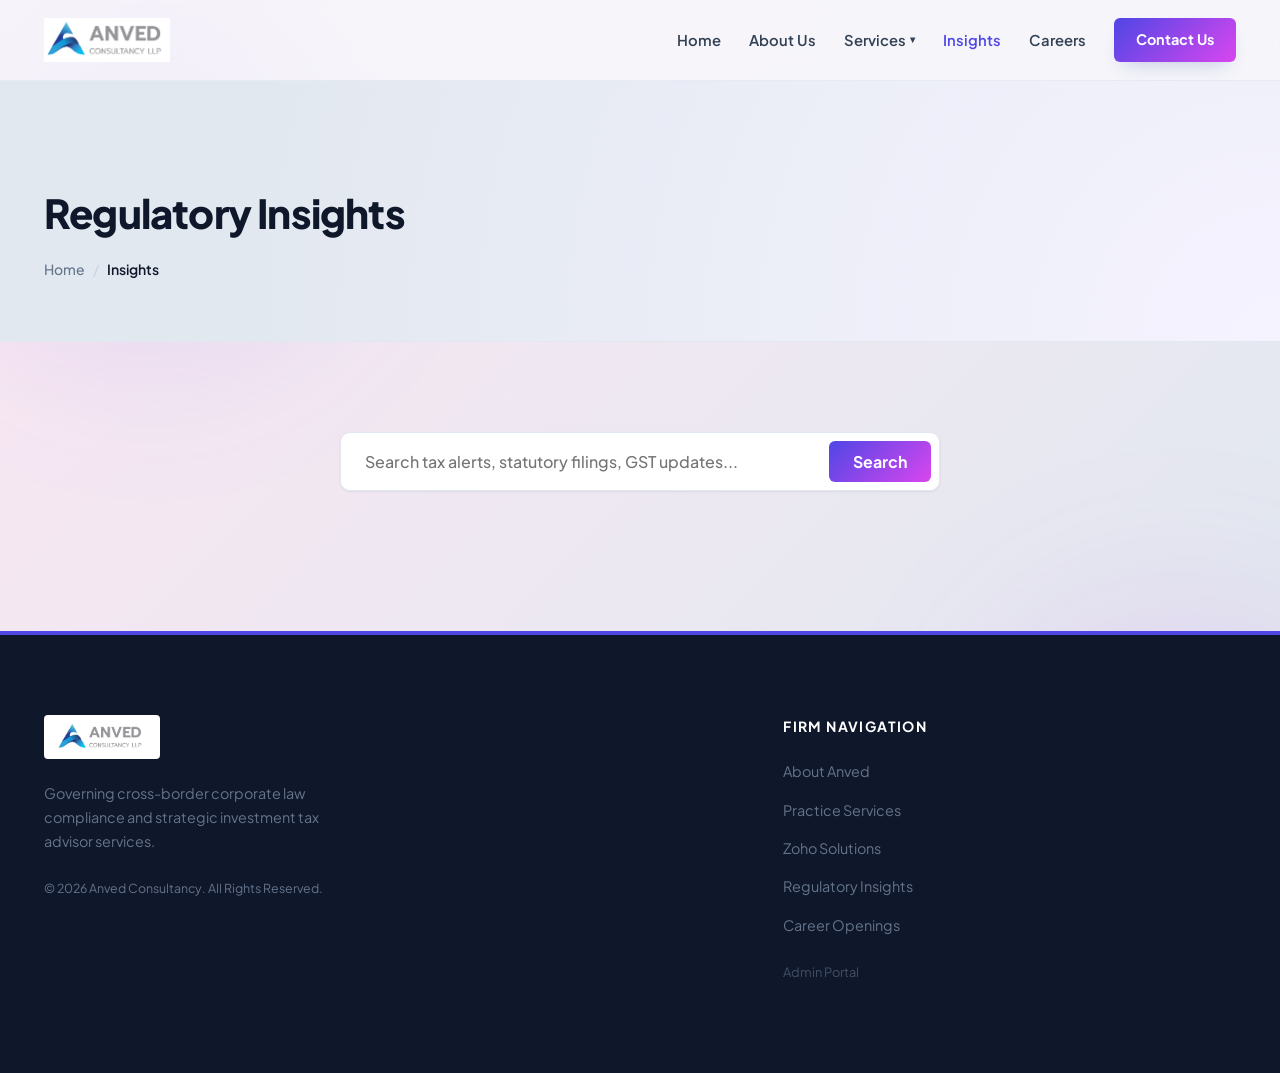
<file: insights.html>
<!DOCTYPE html>
<html lang="en">
<head>
    <meta charset="UTF-8">
    <meta name="viewport" content="width=device-width, initial-scale=1.0">
    <title>Regulatory Insights | Anved Consultancy</title>
    <meta name="description" content="Read expert updates on income tax slabs, GST council recommendations, company law, and LLP filing regulations.">
    <!-- Google Fonts -->
    <link rel="preconnect" href="https://fonts.googleapis.com">
    <link rel="preconnect" href="https://fonts.gstatic.com" crossorigin>
    <link href="https://fonts.googleapis.com/css2?family=Plus+Jakarta+Sans:wght@300;400;500;600;700;800&display=swap" rel="stylesheet">
    <!-- Main Stylesheet -->
    <link rel="stylesheet" href="styles.css">
</head>
<body>

    <!-- Header Navigation -->
    <header class="navbar-header" id="header">
        <div class="container navbar-container">
            <a href="index.html" class="logo-brand">
                <img src="assets/Anved%20-%20Logo.jpg" alt="Anved Logo" style="max-height: 44px; width: auto; object-fit: contain;">
            </a>
            
            <nav class="nav-menu" id="navMenu">
                <div class="nav-item">
                    <a href="index.html" class="nav-link">Home</a>
                </div>
                <div class="nav-item">
                    <a href="about.html" class="nav-link">About Us</a>
                </div>
                <div class="nav-item dropdown">
                    <a href="services.html" class="nav-link">Services <span class="arrow-icon">&#9662;</span></a>
                    <div class="dropdown-menu">
                        <a href="services.html#direct-tax">Direct Taxation</a>
                        <a href="services.html#indirect-tax">Indirect Taxation</a>
                        <a href="services.html#secretarial">Secretarial Services</a>
                        <a href="services.html#payroll">Payroll Processing</a>
                        <a href="services.html#advisory">Advisory Services</a>
                        <a href="services.html#litigation">Litigation Support</a>
                        <a href="services.html#transfer-pricing">Transfer Pricing</a>
                        <a href="services.html#statutory-audit">Statutory & Tax Audit</a>
                        <a href="zoho.html" style="font-weight: 800; color: var(--primary); border-top: 1px solid var(--border-color); margin-top: 6px; padding-top: 8px;">Zoho Finance Solutions</a>
                    </div>
                </div>

                <div class="nav-item">
                    <a href="insights.html" class="nav-link active">Insights</a>
                </div>
                <div class="nav-item">
                    <a href="careers.html" class="nav-link">Careers</a>
                </div>
                <div class="nav-item">
                    <a href="contact.html" class="nav-btn">Contact Us</a>
                </div>
            </nav>

            <button class="menu-toggle" id="menuToggle" aria-label="Toggle Menu">
                <span class="bar"></span>
                <span class="bar"></span>
                <span class="bar"></span>
            </button>
        </div>
    </header>

    <!-- Page Banner -->
    <div class="page-banner">
        <div class="container banner-content">
            <h1>Regulatory Insights</h1>
            <div class="breadcrumbs">
                <a href="index.html">Home</a>
                <span class="separator">/</span>
                <span class="current">Insights</span>
            </div>
        </div>
    </div>

    <!-- Publications Section -->
    <section>
        <div class="container">
            <!-- Search Bar -->
            <div class="insights-search-bar">
                <input type="text" id="insightsSearch" placeholder="Search tax alerts, statutory filings, GST updates...">
                <button type="button" id="btnSearch">Search</button>
            </div>

            <!-- Grid -->
            <div class="insights-grid" id="insightsGrid">
                <!-- Dynamic Insight cards will render here via app.js -->
                
                <!-- Empty State -->
                <div class="insight-empty-state" id="insightEmpty">
                    <h3>No Insights Match Your Query</h3>
                    <p>Try searching using broader terms such as "tax", "GST", "ROC", or "FEMA".</p>
                </div>
            </div>
        </div>
    </section>

    <!-- Footer -->
    <footer class="footer">
        <div class="container footer-grid">
            <div class="footer-brand-info">
                <a href="index.html" class="logo-brand" style="background: white; padding: 6px 12px; border-radius: 4px; display: inline-block;">
                    <img src="assets/Anved%20-%20Logo.jpg" alt="Anved Logo" style="max-height: 32px; width: auto; display: block; object-fit: contain;">
                </a>
                <p style="margin-top: 16px;">Governing cross-border corporate law compliance and strategic investment tax advisor services.</p>
                <p class="copyright-text">&copy; 2026 Anved Consultancy. All Rights Reserved.</p>
            </div>

            <div class="footer-nav">
                <h4>Firm Navigation</h4>
                <ul>
                    <li><a href="about.html">About Anved</a></li>
                    <li><a href="services.html">Practice Services</a></li>
                    <li><a href="zoho.html">Zoho Solutions</a></li>
                    <li><a href="insights.html">Regulatory Insights</a></li>
                    <li><a href="careers.html">Career Openings</a></li>
                    <li><a href="admin.html" style="opacity: 0.6; font-size: 0.8rem; margin-top: 12px; display: inline-block;">Admin Portal</a></li>
                </ul>
            </div>


        </div>
        <button class="back-to-top" id="backToTop" aria-label="Scroll to top">&#8593;</button>
    </footer>

    <!-- Scripts -->
    <script src="app.js"></script>
</body>
</html>
</file>
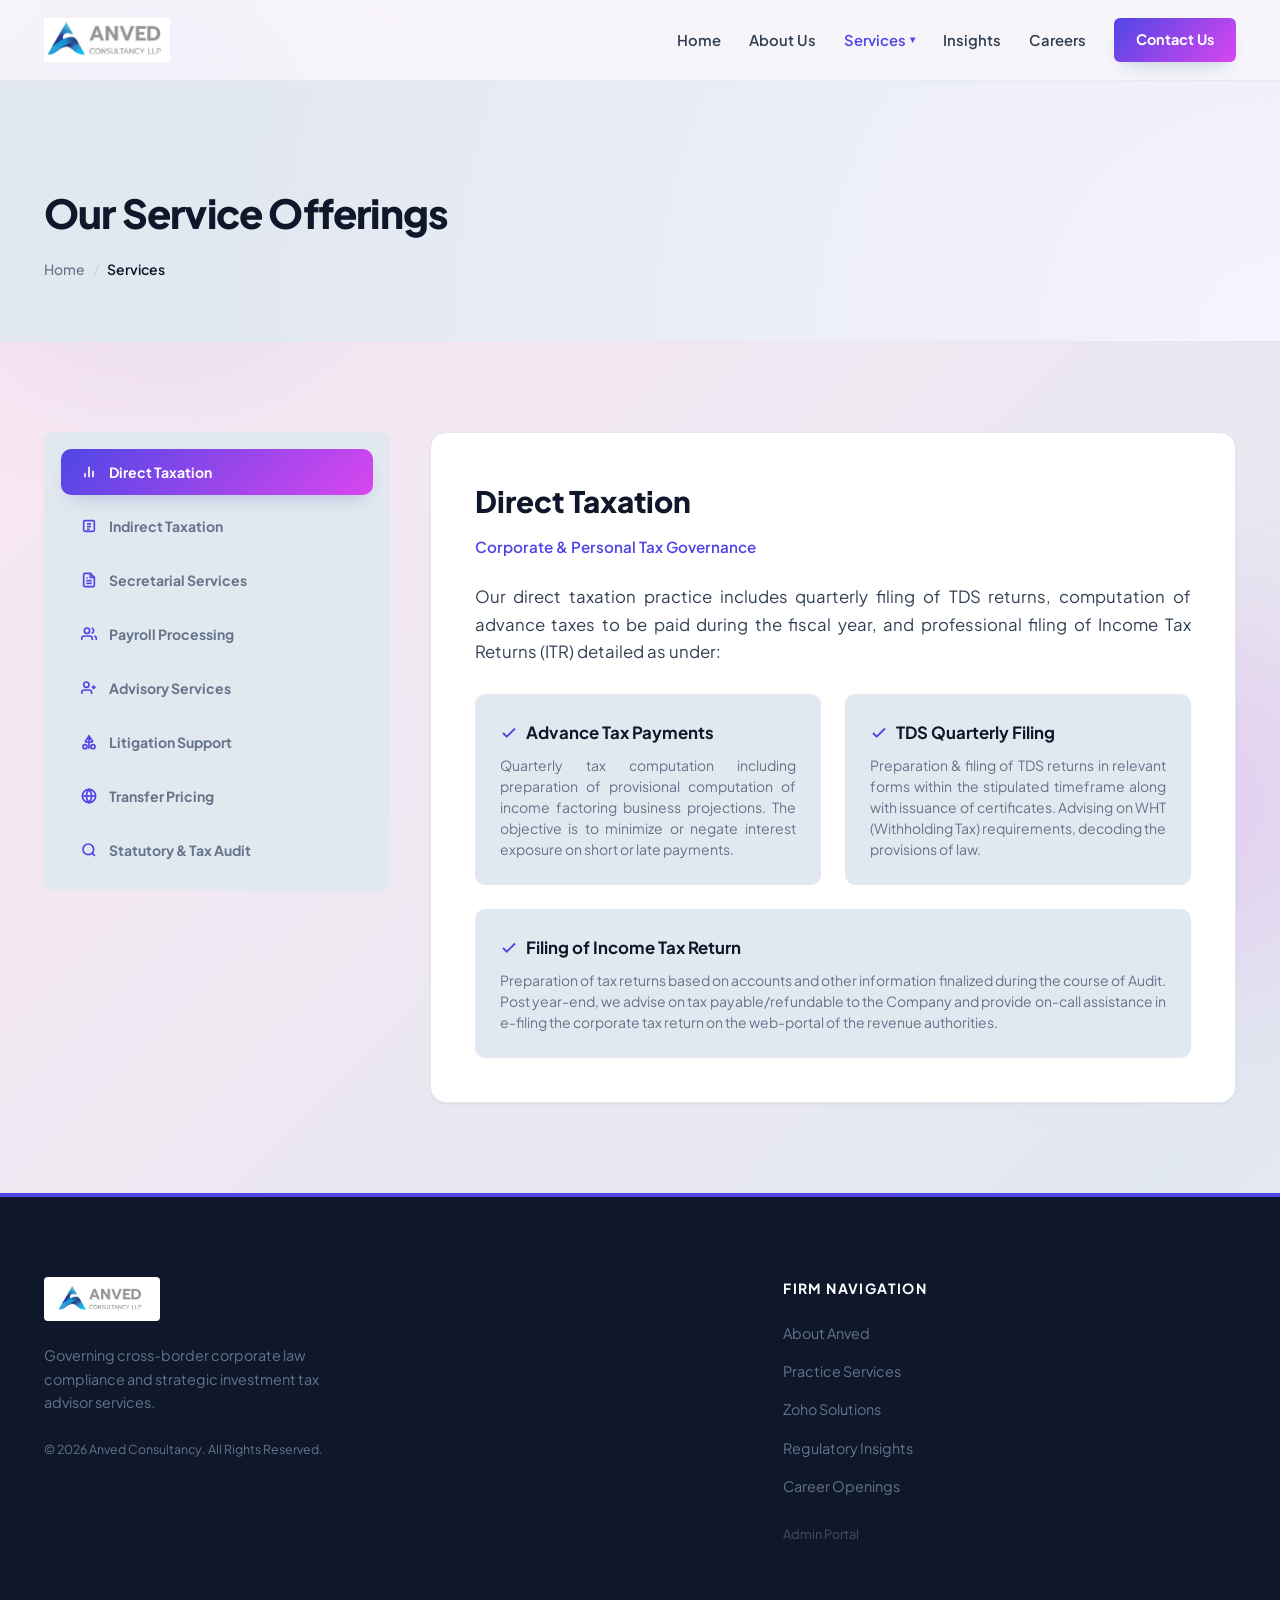
<file: services.html>
<!DOCTYPE html>
<html lang="en">
<head>
    <meta charset="UTF-8">
    <meta name="viewport" content="width=device-width, initial-scale=1.0">
    <title>Our Practice Areas | Anved Consultancy</title>
    <meta name="description" content="Explore Anved Consultancy's 8 comprehensive service offerings: Direct & Indirect taxation, Secretarial filings, Payroll audits, Litigation support, Transfer Pricing, and Statutory Audits.">
    <!-- Google Fonts -->
    <link rel="preconnect" href="https://fonts.googleapis.com">
    <link rel="preconnect" href="https://fonts.gstatic.com" crossorigin>
    <link href="https://fonts.googleapis.com/css2?family=Plus+Jakarta+Sans:wght@300;400;500;600;700;800&display=swap" rel="stylesheet">
    <!-- Main Stylesheet -->
    <link rel="stylesheet" href="styles.css">
</head>
<body>

    <!-- Header Navigation -->
    <header class="navbar-header" id="header">
        <div class="container navbar-container">
            <a href="index.html" class="logo-brand">
                <img src="assets/Anved%20-%20Logo.jpg" alt="Anved Logo" style="max-height: 44px; width: auto; object-fit: contain;">
            </a>
            
            <nav class="nav-menu" id="navMenu">
                <div class="nav-item">
                    <a href="index.html" class="nav-link">Home</a>
                </div>
                <div class="nav-item">
                    <a href="about.html" class="nav-link">About Us</a>
                </div>
                <div class="nav-item dropdown">
                    <a href="services.html" class="nav-link active">Services <span class="arrow-icon">&#9662;</span></a>
                    <div class="dropdown-menu">
                        <a href="services.html#direct-tax">Direct Taxation</a>
                        <a href="services.html#indirect-tax">Indirect Taxation</a>
                        <a href="services.html#secretarial">Secretarial Services</a>
                        <a href="services.html#payroll">Payroll Processing</a>
                        <a href="services.html#advisory">Advisory Services</a>
                        <a href="services.html#litigation">Litigation Support</a>
                        <a href="services.html#transfer-pricing">Transfer Pricing</a>
                        <a href="services.html#statutory-audit">Statutory & Tax Audit</a>
                        <a href="zoho.html" style="font-weight: 800; color: var(--primary); border-top: 1px solid var(--border-color); margin-top: 6px; padding-top: 8px;">Zoho Finance Solutions</a>
                    </div>
                </div>

                <div class="nav-item">
                    <a href="insights.html" class="nav-link">Insights</a>
                </div>
                <div class="nav-item">
                    <a href="careers.html" class="nav-link">Careers</a>
                </div>
                <div class="nav-item">
                    <a href="contact.html" class="nav-btn">Contact Us</a>
                </div>
            </nav>

            <button class="menu-toggle" id="menuToggle" aria-label="Toggle Menu">
                <span class="bar"></span>
                <span class="bar"></span>
                <span class="bar"></span>
            </button>
        </div>
    </header>

    <!-- Page Banner -->
    <div class="page-banner">
        <div class="container banner-content">
            <h1>Our Service Offerings</h1>
            <div class="breadcrumbs">
                <a href="index.html">Home</a>
                <span class="separator">/</span>
                <span class="current">Services</span>
            </div>
        </div>
    </div>

    <!-- Main Service Tabs -->
    <section>
        <div class="container services-tabs-container">
            <!-- Sidebar Navigation -->
            <div class="services-tab-nav">
                <button class="services-tab-btn active" data-target="direct-tax">
                    <svg width="16" height="16" viewBox="0 0 24 24" fill="none" stroke="currentColor" stroke-width="2.5"><line x1="18" y1="20" x2="18" y2="10"></line><line x1="12" y1="20" x2="12" y2="4"></line><line x1="6" y1="20" x2="6" y2="14"></line></svg>
                    <span>Direct Taxation</span>
                </button>
                <button class="services-tab-btn" data-target="indirect-tax">
                    <svg width="16" height="16" viewBox="0 0 24 24" fill="none" stroke="currentColor" stroke-width="2.5"><rect x="4" y="4" width="16" height="16" rx="2" ry="2"></rect><line x1="9" y1="9" x2="15" y2="9"></line><line x1="9" y1="13" x2="15" y2="13"></line><line x1="9" y1="17" x2="13" y2="17"></line></svg>
                    <span>Indirect Taxation</span>
                </button>
                <button class="services-tab-btn" data-target="secretarial">
                    <svg width="16" height="16" viewBox="0 0 24 24" fill="none" stroke="currentColor" stroke-width="2.5"><path d="M14 2H6a2 2 0 0 0-2 2v16a2 2 0 0 0 2 2h12a2 2 0 0 0 2-2V8z"></path><polyline points="14 2 14 8 20 8"></polyline><line x1="16" y1="13" x2="8" y2="13"></line><line x1="16" y1="17" x2="8" y2="17"></line><polyline points="10 9 9 9 8 9"></polyline></svg>
                    <span>Secretarial Services</span>
                </button>
                <button class="services-tab-btn" data-target="payroll">
                    <svg width="16" height="16" viewBox="0 0 24 24" fill="none" stroke="currentColor" stroke-width="2.5"><path d="M17 21v-2a4 4 0 0 0-4-4H5a4 4 0 0 0-4 4v2"></path><circle cx="9" cy="7" r="4"></circle><path d="M23 21v-2a4 4 0 0 0-3-3.87"></path><path d="M16 3.13a4 4 0 0 1 0 7.75"></path></svg>
                    <span>Payroll Processing</span>
                </button>
                <button class="services-tab-btn" data-target="advisory">
                    <svg width="16" height="16" viewBox="0 0 24 24" fill="none" stroke="currentColor" stroke-width="2.5"><path d="M16 21v-2a4 4 0 0 0-4-4H5a4 4 0 0 0-4 4v2"></path><circle cx="8" cy="7" r="4"></circle><line x1="19" y1="8" x2="19" y2="14"></line><line x1="22" y1="11" x2="16" y2="11"></line></svg>
                    <span>Advisory Services</span>
                </button>
                <button class="services-tab-btn" data-target="litigation">
                    <svg width="16" height="16" viewBox="0 0 24 24" fill="none" stroke="currentColor" stroke-width="2.5"><circle cx="6" cy="19" r="3"></circle><circle cx="18" cy="19" r="3"></circle><path d="M6 12h12M12 2v20M6 12l6-9 6 9"></path></svg>
                    <span>Litigation Support</span>
                </button>
                <button class="services-tab-btn" data-target="transfer-pricing">
                    <svg width="16" height="16" viewBox="0 0 24 24" fill="none" stroke="currentColor" stroke-width="2.5"><circle cx="12" cy="12" r="10"></circle><line x1="2" y1="12" x2="22" y2="12"></line><path d="M12 2a15.3 15.3 0 0 1 4 10 15.3 15.3 0 0 1-4 10 15.3 15.3 0 0 1-4-10 15.3 15.3 0 0 1 4-10z"></path></svg>
                    <span>Transfer Pricing</span>
                </button>
                <button class="services-tab-btn" data-target="statutory-audit">
                    <svg width="16" height="16" viewBox="0 0 24 24" fill="none" stroke="currentColor" stroke-width="2.5"><circle cx="11" cy="11" r="8"></circle><line x1="21" y1="21" x2="16.65" y2="16.65"></line></svg>
                    <span>Statutory & Tax Audit</span>
                </button>
            </div>

            <!-- Panel Contents -->
            <div class="services-tab-content-panel">
                <!-- Panel 1: Direct Taxation -->
                <div class="services-tab-panel active" id="direct-tax">
                    <h2>Direct Taxation</h2>
                    <span class="panel-sub">Corporate & Personal Tax Governance</span>
                    <p>Our direct taxation practice includes quarterly filing of TDS returns, computation of advance taxes to be paid during the fiscal year, and professional filing of Income Tax Returns (ITR) detailed as under:</p>
                    
                    <div class="services-sublist-grid">
                        <div class="services-sublist-item">
                            <h4>
                                <svg width="18" height="18" viewBox="0 0 24 24" fill="none" stroke="currentColor" stroke-width="2.5"><polyline points="20 6 9 17 4 12"/></svg>
                                <span>Advance Tax Payments</span>
                            </h4>
                            <p>Quarterly tax computation including preparation of provisional computation of income factoring business projections. The objective is to minimize or negate interest exposure on short or late payments.</p>
                        </div>
                        <div class="services-sublist-item">
                            <h4>
                                <svg width="18" height="18" viewBox="0 0 24 24" fill="none" stroke="currentColor" stroke-width="2.5"><polyline points="20 6 9 17 4 12"/></svg>
                                <span>TDS Quarterly Filing</span>
                            </h4>
                            <p>Preparation & filing of TDS returns in relevant forms within the stipulated timeframe along with issuance of certificates. Advising on WHT (Withholding Tax) requirements, decoding the provisions of law.</p>
                        </div>
                        <div class="services-sublist-item" style="grid-column: 1 / -1;">
                            <h4>
                                <svg width="18" height="18" viewBox="0 0 24 24" fill="none" stroke="currentColor" stroke-width="2.5"><polyline points="20 6 9 17 4 12"/></svg>
                                <span>Filing of Income Tax Return</span>
                            </h4>
                            <p>Preparation of tax returns based on accounts and other information finalized during the course of Audit. Post year-end, we advise on tax payable/refundable to the Company and provide on-call assistance in e-filing the corporate tax return on the web-portal of the revenue authorities.</p>
                        </div>
                    </div>
                </div>

                <!-- Panel 2: Indirect Taxation -->
                <div class="services-tab-panel" id="indirect-tax">
                    <h2>Indirect Taxation</h2>
                    <span class="panel-sub">GST Review, Compliance & Reconciliation</span>
                    <p>We review the initial GST registration obtained by your organization to ensure that the particulars are aligned with the actual activity being undertaken. For consecutive GST filings, our assistance comprises:</p>
                    
                    <div class="services-sublist-grid">
                        <div class="services-sublist-item">
                            <h4>
                                <svg width="18" height="18" viewBox="0 0 24 24" fill="none" stroke="currentColor" stroke-width="2.5"><polyline points="20 6 9 17 4 12"/></svg>
                                <span>Returns Finalization</span>
                            </h4>
                            <p>Assisting in finalizing the respective returns based on the accounts and other information on a monthly, quarterly, or annual basis. Further, we advise you of the balance of tax which appears to be payable.</p>
                        </div>
                        <div class="services-sublist-item">
                            <h4>
                                <svg width="18" height="18" viewBox="0 0 24 24" fill="none" stroke="currentColor" stroke-width="2.5"><polyline points="20 6 9 17 4 12"/></svg>
                                <span>Purchase Registers Reconciliation</span>
                            </h4>
                            <p>Assisting in reconciling the purchase register with auto-populated GSTR-2A/GSTR-2B datasets and calculating the input tax credit (ITC) that may be claimed for specific return periods.</p>
                        </div>
                        <div class="services-sublist-item">
                            <h4>
                                <svg width="18" height="18" viewBox="0 0 24 24" fill="none" stroke="currentColor" stroke-width="2.5"><polyline points="20 6 9 17 4 12"/></svg>
                                <span>Payment & Filing Support</span>
                            </h4>
                            <p>Providing over-the-call assistance on facilitating payments against the GST liability and filing the respective return forms on the portal.</p>
                        </div>
                        <div class="services-sublist-item">
                            <h4>
                                <svg width="18" height="18" viewBox="0 0 24 24" fill="none" stroke="currentColor" stroke-width="2.5"><polyline points="20 6 9 17 4 12"/></svg>
                                <span>Applicable GST Forms</span>
                            </h4>
                            <p><strong>GSTR-1</strong>: Details of outward supplies.<br><strong>GSTR-3B</strong>: Summary return showing outward supplies, input tax credits, and payment clearances.<br><strong>GSTR-9</strong>: Annual return for normal taxpayers.</p>
                        </div>
                    </div>
                </div>

                <!-- Panel 3: Secretarial Services -->
                <div class="services-tab-panel" id="secretarial">
                    <h2>Secretarial Services</h2>
                    <span class="panel-sub">Company Law & Secretarial Governance</span>
                    <p>We assist in finalizing and filing the respective returns and statements based on information supplied to us by your company. Our deliverables safeguard you from Company Law deviations:</p>
                    
                    <div class="services-sublist-grid">
                        <div class="services-sublist-item">
                            <h4>
                                <svg width="18" height="18" viewBox="0 0 24 24" fill="none" stroke="currentColor" stroke-width="2.5"><polyline points="20 6 9 17 4 12"/></svg>
                                <span>Board Meetings & Notices</span>
                            </h4>
                            <p>Drafting of the Quarterly Board Notices, Board Meetings resolutions, and providing company secretarial advices on an as-needed basis.</p>
                        </div>
                        <div class="services-sublist-item">
                            <h4>
                                <svg width="18" height="18" viewBox="0 0 24 24" fill="none" stroke="currentColor" stroke-width="2.5"><polyline points="20 6 9 17 4 12"/></svg>
                                <span>Risk & Deviation Tracking</span>
                            </h4>
                            <p>Highlighting any key risk factor or deviation to the Company on a real-time basis from a Company Law compliance perspective.</p>
                        </div>
                        <div class="services-sublist-item" style="grid-column: 1 / -1;">
                            <h4>
                                <svg width="18" height="18" viewBox="0 0 24 24" fill="none" stroke="currentColor" stroke-width="2.5"><polyline points="20 6 9 17 4 12"/></svg>
                                <span>Applicable Regulatory Forms</span>
                            </h4>
                            <p>We compile and upload essential forms: <strong>DPT-3</strong> (Return of Deposits), <strong>MGT-7</strong> (Annual Return), <strong>AOC-4</strong> (Annual Financial Statement, Directors & Auditors Reports), <strong>DIR-3 KYC</strong> (KYC details of Directors), and <strong>ADT-1</strong> (Appointment/Re-appointment of Statutory Auditors).</p>
                        </div>
                    </div>
                </div>

                <!-- Panel 4: Payroll Processing -->
                <div class="services-tab-panel" id="payroll">
                    <h2>Payroll Processing</h2>
                    <span class="panel-sub">End-to-End Payroll Administration</span>
                    <p>We provide end-to-end assistance in connection with payroll management, covering statutory compliance pertaining to employees' withholding taxes and preparation of tax certificates:</p>
                    
                    <div class="services-sublist-grid">
                        <div class="services-sublist-item">
                            <h4>
                                <svg width="18" height="18" viewBox="0 0 24 24" fill="none" stroke="currentColor" stroke-width="2.5"><polyline points="20 6 9 17 4 12"/></svg>
                                <span>Monthly Payroll Processing</span>
                            </h4>
                            <p>Preparation of monthly pay registers showing employee-wise analysis of basic salary, allowances, deductions (TDS, PF, PT, etc.) & net amount payable. Drafting bank transfer letters, collecting investment declarations/proofs, and issuing Form 16.</p>
                        </div>
                        <div class="services-sublist-item">
                            <h4>
                                <svg width="18" height="18" viewBox="0 0 24 24" fill="none" stroke="currentColor" stroke-width="2.5"><polyline points="20 6 9 17 4 12"/></svg>
                                <span>Employee Onboarding & Attrition</span>
                            </h4>
                            <p>Updating compensation configurations for new joiners. Fetching previous employer parameters for mid-year joiners to compute correct TDS. Formulating final settlements and recoveries (advances, notice periods) upon attrition.</p>
                        </div>
                    </div>
                </div>

                <!-- Panel 5: Advisory Services -->
                <div class="services-tab-panel" id="advisory">
                    <h2>Advisory Services</h2>
                    <span class="panel-sub">Strategic Tax & Exchange Control Advisory</span>
                    <p>Our advisory services safeguard your transactions under prevailing regulations. We conduct periodic alignment meetings with your finance departments to govern compliance updates:</p>
                    
                    <div class="services-sublist-grid">
                        <div class="services-sublist-item">
                            <h4>
                                <svg width="18" height="18" viewBox="0 0 24 24" fill="none" stroke="currentColor" stroke-width="2.5"><polyline points="20 6 9 17 4 12"/></svg>
                                <span>On-Call Consultations</span>
                            </h4>
                            <p>Routine on-call and detailed advisory services on changing laws, document/agreement reviews, and exchange control regulations (FEMA) affecting daily business transactions.</p>
                        </div>
                        <div class="services-sublist-item">
                            <h4>
                                <svg width="18" height="18" viewBox="0 0 24 24" fill="none" stroke="currentColor" stroke-width="2.5"><polyline points="20 6 9 17 4 12"/></svg>
                                <span>Governing Acts</span>
                            </h4>
                            <p>We advise across the <strong>Income Tax Act</strong>, <strong>DTAA</strong> (Double Tax Avoidance Agreements), <strong>GST Legislations</strong> (including CGST, IGST, SGST, and Compensation to States), and foreign exchange control guidelines.</p>
                        </div>
                    </div>
                </div>

                <!-- Panel 6: Litigation Support -->
                <div class="services-tab-panel" id="litigation">
                    <h2>Litigation Support</h2>
                    <span class="panel-sub">Assessments & Notice Representation</span>
                    <p>In a scenario where notices are issued by departments or regulatory authorities, we guide your response draftings and represent your case before assessment officers:</p>
                    
                    <div class="services-sublist-grid">
                        <div class="services-sublist-item">
                            <h4>
                                <svg width="18" height="18" viewBox="0 0 24 24" fill="none" stroke="currentColor" stroke-width="2.5"><polyline points="20 6 9 17 4 12"/></svg>
                                <span>Response Drafting & Submissions</span>
                            </h4>
                            <p>Reviewing notices, determining approach, assisting in organizing requested documentation, and drafting technical submissions for authorities.</p>
                        </div>
                        <div class="services-sublist-item">
                            <h4>
                                <svg width="18" height="18" viewBox="0 0 24 24" fill="none" stroke="currentColor" stroke-width="2.5"><polyline points="20 6 9 17 4 12"/></svg>
                                <span>Tribunal Representation</span>
                            </h4>
                            <p>Representing your company before authorities/Courts and compiling/filing appeals and objections against assessment orders.</p>
                        </div>
                    </div>
                </div>

                <!-- Panel 7: Transfer Pricing -->
                <div class="services-tab-panel" id="transfer-pricing">
                    <h2>Transfer Pricing</h2>
                    <span class="panel-sub">Cross-Border Transaction Auditing</span>
                    <p>Through years of practice, we assist international groups in drafting Transfer Pricing (TP) disclosures to comply with arm's length regulations:</p>
                    
                    <div class="services-sublist-grid">
                        <div class="services-sublist-item">
                            <h4>
                                <svg width="18" height="18" viewBox="0 0 24 24" fill="none" stroke="currentColor" stroke-width="2.5"><polyline points="20 6 9 17 4 12"/></svg>
                                <span>TP Documentation</span>
                            </h4>
                            <p>Verifying inter-company transactions, analyzing comparable databases, implementing FAR (Functions, Assets, Risks) analyses, and applying MAM (Most Appropriate Method) calculations.</p>
                        </div>
                        <div class="services-sublist-item">
                            <h4>
                                <svg width="18" height="18" viewBox="0 0 24 24" fill="none" stroke="currentColor" stroke-width="2.5"><polyline points="20 6 9 17 4 12"/></svg>
                                <span>Accountant's Report (3CEB)</span>
                            </h4>
                            <p>Auditing international transactions under Section 92E guidelines, drafting and certifying the Accountant's Report in <strong>Form 3CEB</strong> for portal upload.</p>
                        </div>
                        <div class="services-sublist-item" style="grid-column: 1 / -1;">
                            <h4>
                                <svg width="18" height="18" viewBox="0 0 24 24" fill="none" stroke="currentColor" stroke-width="2.5"><polyline points="20 6 9 17 4 12"/></svg>
                                <span>Master File Compliance (Form 3CEAA)</span>
                            </h4>
                            <p>Preparing Master Files in <strong>Form 3CEAA</strong> for entities part of international groups, ensuring statutory thresholds are monitored and CbCR filings are reviewed.</p>
                        </div>
                    </div>
                </div>

                <!-- Panel 8: Statutory & Tax Audit -->
                <div class="services-tab-panel" id="statutory-audit">
                    <h2>Statutory & Tax Audit</h2>
                    <span class="panel-sub">Standards of Auditing & Regulatory Audits</span>
                    <p>We execute mandatory corporate compliance audits, combining statutory financial audits under the Companies Act and tax audits under the Income Tax Act:</p>
                    
                    <div class="services-sublist-grid">
                        <div class="services-sublist-item">
                            <h4>
                                <svg width="18" height="18" viewBox="0 0 24 24" fill="none" stroke="currentColor" stroke-width="2.5"><polyline points="20 6 9 17 4 12"/></svg>
                                <span>Statutory Audit</span>
                            </h4>
                            <p>Conducted in accordance with Standards of Auditing. <strong>Phase I</strong>: Risk of Material misstatement identification & internal controls checks. <strong>Phase II</strong>: Evaluation of statement presentation structures. <strong>Phase III</strong>: Providing standalone True & Fair audit opinions.</p>
                        </div>
                        <div class="services-sublist-item">
                            <h4>
                                <svg width="18" height="18" viewBox="0 0 24 24" fill="none" stroke="currentColor" stroke-width="2.5"><polyline points="20 6 9 17 4 12"/></svg>
                                <span>Tax Audit (Section 44AB)</span>
                            </h4>
                            <p>Objectives include ensuring income-expenditure details are captured appropriately. We verify returns accuracy, check for internal frauds/malpractices, and report tax depreciation compliances.</p>
                        </div>
                        <div class="services-sublist-item" style="grid-column: 1 / -1;">
                            <h4>
                                <svg width="18" height="18" viewBox="0 0 24 24" fill="none" stroke="currentColor" stroke-width="2.5"><polyline points="20 6 9 17 4 12"/></svg>
                                <span>Key Facets of Audit Procedure</span>
                            </h4>
                            <p><strong>Financial Reporting</strong>: Preparation of statements giving a true and fair view.<br><strong>Accounting Records</strong>: Maintenance of records for safeguarding assets.<br><strong>Internal Controls</strong>: Devising proper systems to ensure compliance with laws.</p>
                        </div>
                    </div>
                </div>
            </div>
        </div>
    </section>

    <!-- Footer -->
    <footer class="footer">
        <div class="container footer-grid">
            <div class="footer-brand-info">
                <a href="index.html" class="logo-brand" style="background: white; padding: 6px 12px; border-radius: 4px; display: inline-block;">
                    <img src="assets/Anved%20-%20Logo.jpg" alt="Anved Logo" style="max-height: 32px; width: auto; display: block; object-fit: contain;">
                </a>
                <p style="margin-top: 16px;">Governing cross-border corporate law compliance and strategic investment tax advisor services.</p>
                <p class="copyright-text">&copy; 2026 Anved Consultancy. All Rights Reserved.</p>
            </div>

            <div class="footer-nav">
                <h4>Firm Navigation</h4>
                <ul>
                    <li><a href="about.html">About Anved</a></li>
                    <li><a href="services.html">Practice Services</a></li>
                    <li><a href="zoho.html">Zoho Solutions</a></li>
                    <li><a href="insights.html">Regulatory Insights</a></li>
                    <li><a href="careers.html">Career Openings</a></li>
                    <li><a href="admin.html" style="opacity: 0.6; font-size: 0.8rem; margin-top: 12px; display: inline-block;">Admin Portal</a></li>
                </ul>
            </div>


        </div>
        <button class="back-to-top" id="backToTop" aria-label="Scroll to top">&#8593;</button>
    </footer>

    <!-- Scripts -->
    <script src="app.js"></script>
</body>
</html>
</file>
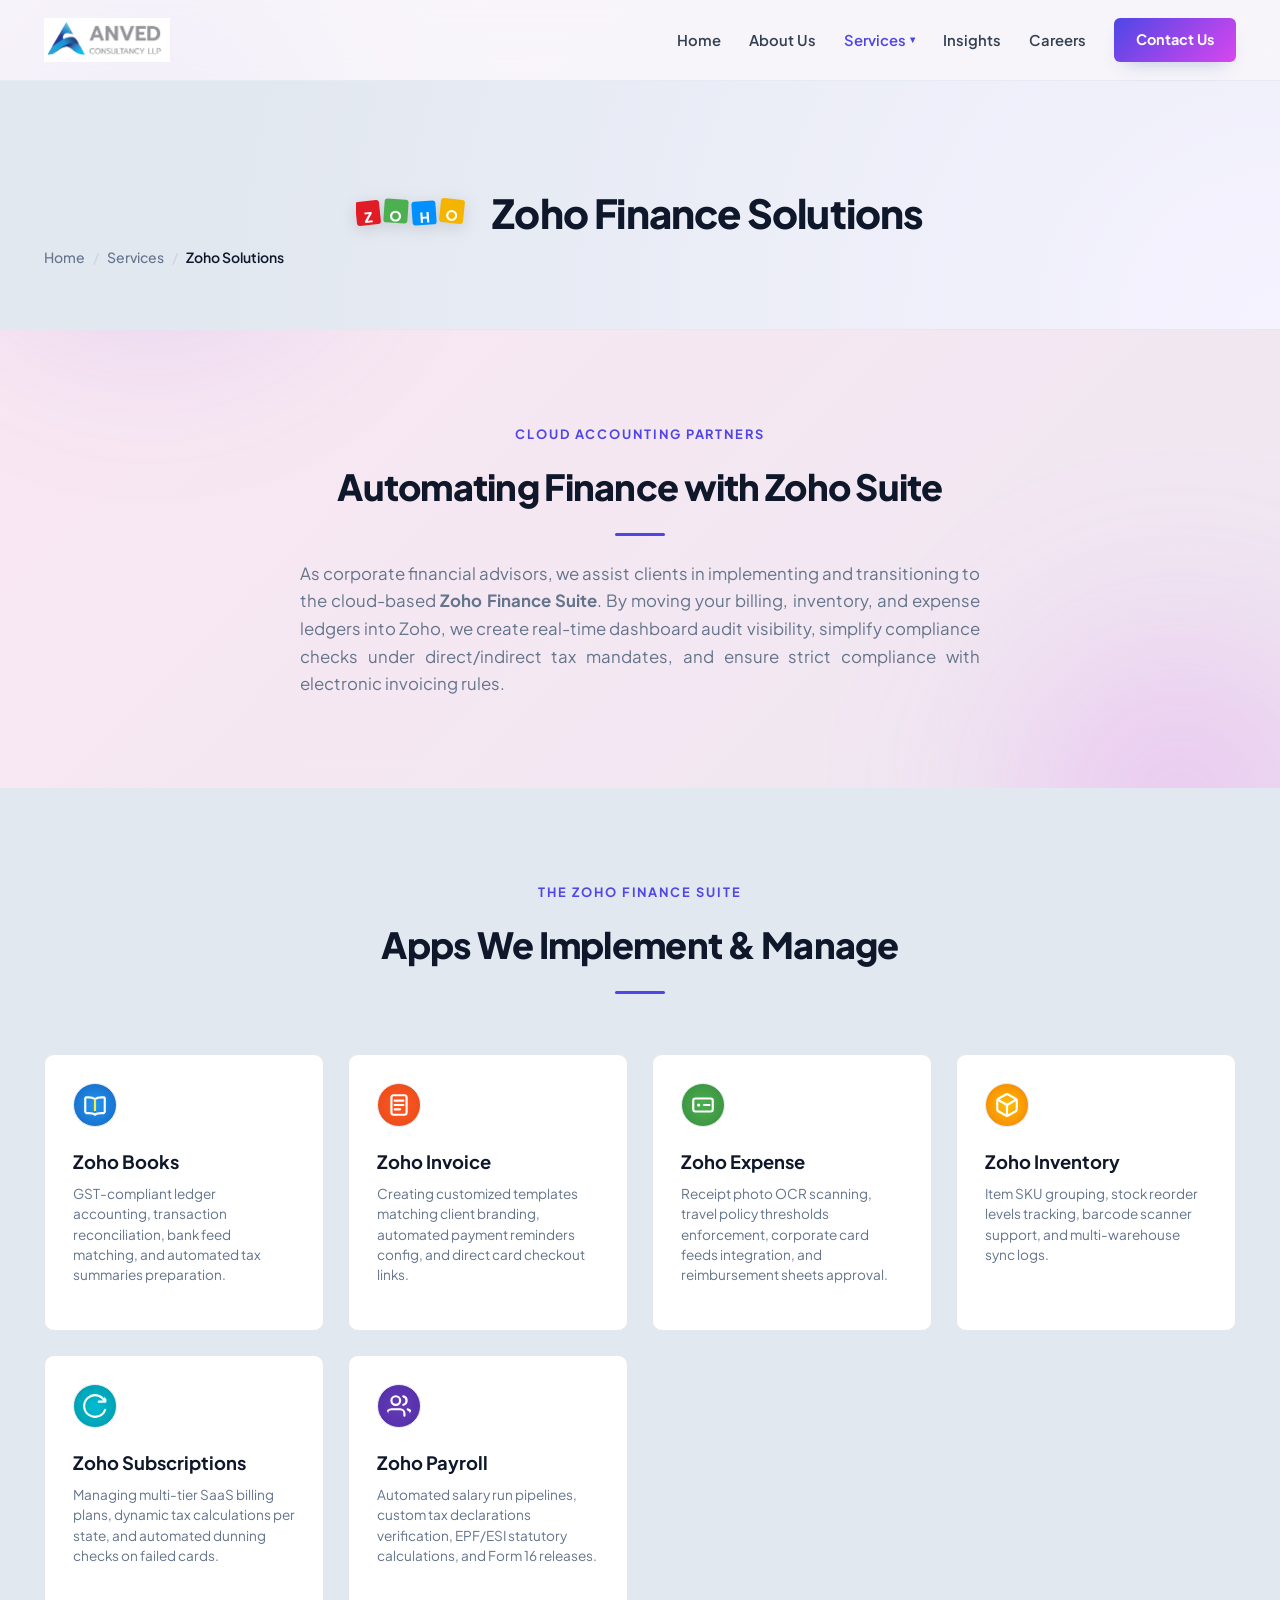
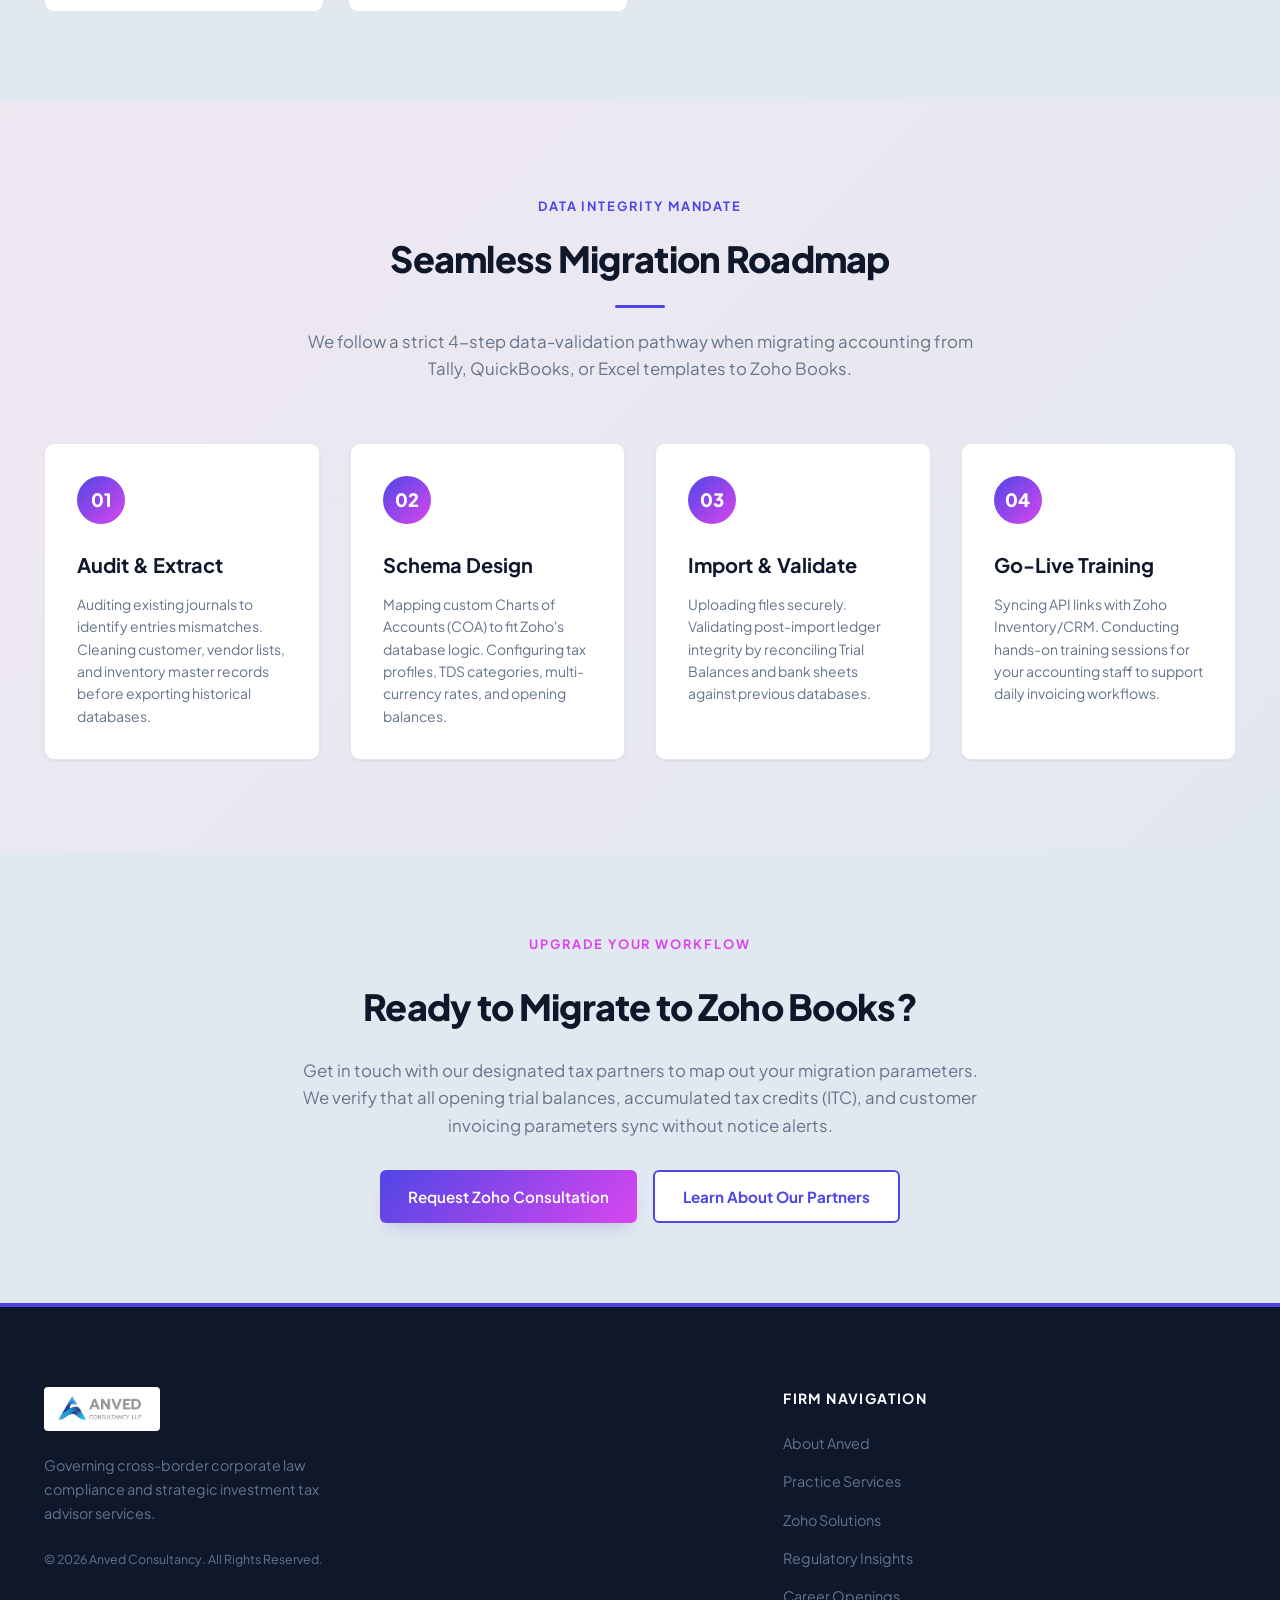
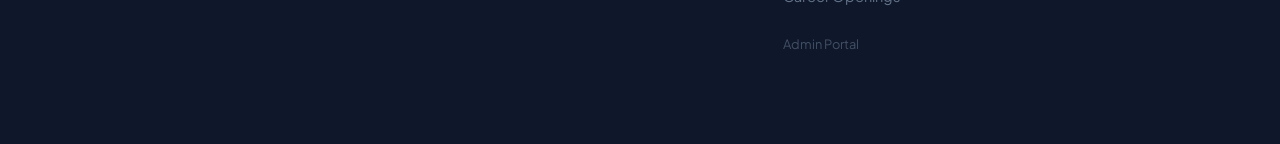
<file: zoho.html>
<!DOCTYPE html>
<html lang="en">
<head>
    <meta charset="UTF-8">
    <meta name="viewport" content="width=device-width, initial-scale=1.0">
    <title>Zoho Finance Suite Solutions | Anved Consultancy</title>
    <meta name="description" content="Seamless Zoho Books migration, setup, and integration services. We help businesses migrate from QuickBooks, Tally, or spreadsheets.">
    <!-- Google Fonts -->
    <link rel="preconnect" href="https://fonts.googleapis.com">
    <link rel="preconnect" href="https://fonts.gstatic.com" crossorigin>
    <link href="https://fonts.googleapis.com/css2?family=Plus+Jakarta+Sans:wght@300;400;500;600;700;800&display=swap" rel="stylesheet">
    <!-- Main Stylesheet -->
    <link rel="stylesheet" href="styles.css">
</head>
<body>

    <!-- Header Navigation -->
    <header class="navbar-header" id="header">
        <div class="container navbar-container">
            <a href="index.html" class="logo-brand">
                <img src="assets/Anved%20-%20Logo.jpg" alt="Anved Logo" style="max-height: 44px; width: auto; object-fit: contain;">
            </a>
            
            <nav class="nav-menu" id="navMenu">
                <div class="nav-item">
                    <a href="index.html" class="nav-link">Home</a>
                </div>
                <div class="nav-item">
                    <a href="about.html" class="nav-link">About Us</a>
                </div>
                <div class="nav-item dropdown">
                    <a href="services.html" class="nav-link active">Services <span class="arrow-icon">&#9662;</span></a>
                    <div class="dropdown-menu">
                        <a href="services.html#direct-tax">Direct Taxation</a>
                        <a href="services.html#indirect-tax">Indirect Taxation</a>
                        <a href="services.html#secretarial">Secretarial Services</a>
                        <a href="services.html#payroll">Payroll Processing</a>
                        <a href="services.html#advisory">Advisory Services</a>
                        <a href="services.html#litigation">Litigation Support</a>
                        <a href="services.html#transfer-pricing">Transfer Pricing</a>
                        <a href="services.html#statutory-audit">Statutory & Tax Audit</a>
                        <a href="zoho.html" style="font-weight: 800; color: var(--primary); border-top: 1px solid var(--border-color); margin-top: 6px; padding-top: 8px;">Zoho Finance Solutions</a>
                    </div>
                </div>

                <div class="nav-item">
                    <a href="insights.html" class="nav-link">Insights</a>
                </div>
                <div class="nav-item">
                    <a href="careers.html" class="nav-link">Careers</a>
                </div>
                <div class="nav-item">
                    <a href="contact.html" class="nav-btn">Contact Us</a>
                </div>
            </nav>

            <button class="menu-toggle" id="menuToggle" aria-label="Toggle Menu">
                <span class="bar"></span>
                <span class="bar"></span>
                <span class="bar"></span>
            </button>
        </div>
    </header>

    <!-- Page Banner -->
    <div class="page-banner">
        <div class="container banner-content">
            <div style="display: flex; align-items: center; justify-content: center; gap: 16px; flex-wrap: wrap;">
                <svg width="120" height="32" viewBox="0 0 120 32" style="vertical-align: middle; filter: drop-shadow(0 4px 8px rgba(0,0,0,0.12));">
                    <g transform="translate(0, 4) rotate(-6 12 12)">
                        <rect x="0" y="0" width="24" height="24" rx="3" fill="#E21C26" />
                        <text x="12" y="16" font-family="'Plus Jakarta Sans', sans-serif" font-weight="900" font-size="14" fill="#FFFFFF" text-anchor="middle" dominant-baseline="central">Z</text>
                    </g>
                    <g transform="translate(28, 2) rotate(4 12 12)">
                        <rect x="0" y="0" width="24" height="24" rx="3" fill="#4CAF50" />
                        <text x="12" y="16" font-family="'Plus Jakarta Sans', sans-serif" font-weight="900" font-size="14" fill="#FFFFFF" text-anchor="middle" dominant-baseline="central">O</text>
                    </g>
                    <g transform="translate(56, 4) rotate(-4 12 12)">
                        <rect x="0" y="0" width="24" height="24" rx="3" fill="#0091FF" />
                        <text x="12" y="16" font-family="'Plus Jakarta Sans', sans-serif" font-weight="900" font-size="14" fill="#FFFFFF" text-anchor="middle" dominant-baseline="central">H</text>
                    </g>
                    <g transform="translate(84, 2) rotate(6 12 12)">
                        <rect x="0" y="0" width="24" height="24" rx="3" fill="#F4B400" />
                        <text x="12" y="16" font-family="'Plus Jakarta Sans', sans-serif" font-weight="900" font-size="14" fill="#FFFFFF" text-anchor="middle" dominant-baseline="central">O</text>
                    </g>
                </svg>
                <h1 style="margin: 0;">Zoho Finance Solutions</h1>
            </div>
            <div class="breadcrumbs">
                <a href="index.html">Home</a>
                <span class="separator">/</span>
                <a href="services.html">Services</a>
                <span class="separator">/</span>
                <span class="current">Zoho Solutions</span>
            </div>
        </div>
    </div>

    <!-- Zoho Overview Section -->
    <section class="reveal">
        <div class="container" style="max-width: 960px; margin: 0 auto; text-align: center;">
            <span class="section-subtitle">CLOUD ACCOUNTING PARTNERS</span>
            <h2 class="section-title">Automating Finance with Zoho Suite</h2>
            <div class="title-underline"></div>
            <p class="section-desc" style="text-align: justify; margin-top: 24px;">
                As corporate financial advisors, we assist clients in implementing and transitioning to the cloud-based <strong>Zoho Finance Suite</strong>. By moving your billing, inventory, and expense ledgers into Zoho, we create real-time dashboard audit visibility, simplify compliance checks under direct/indirect tax mandates, and ensure strict compliance with electronic invoicing rules.
            </p>
        </div>
    </section>

    <!-- Zoho Applications Grid -->
    <section class="bg-secondary reveal">
        <div class="container">
            <div class="section-header text-center">
                <span class="section-subtitle">THE ZOHO FINANCE SUITE</span>
                <h2 class="section-title">Apps We Implement & Manage</h2>
                <div class="title-underline"></div>
            </div>

            <div class="home-services-grid">
                <!-- Zoho Books -->
                <div class="home-service-item">
                    <svg width="40" height="40" viewBox="0 0 24 24" style="background: radial-gradient(circle, #2196F3 0%, #1565C0 100%); padding: 8px; border-radius: 50%; margin-bottom: 16px;">
                        <path d="M12 21c-1.5-1.5-4-1.5-6-1.5H3V5h3c2 0 4.5.5 6 1.5 1.5-1 4-1.5 6-1.5h3v14.5h-3c-2 0-4.5 0-6 1.5z" fill="none" stroke="#FFFFFF" stroke-width="2" stroke-linejoin="round" />
                        <path d="M12 6.5v11" fill="none" stroke="#FFEB3B" stroke-width="2" />
                    </svg>
                    <h3>Zoho Books</h3>
                    <p>GST-compliant ledger accounting, transaction reconciliation, bank feed matching, and automated tax summaries preparation.</p>
                </div>

                <!-- Zoho Invoice -->
                <div class="home-service-item">
                    <svg width="40" height="40" viewBox="0 0 24 24" style="background: radial-gradient(circle, #FF5722 0%, #E64A19 100%); padding: 8px; border-radius: 50%; margin-bottom: 16px;">
                        <rect x="5" y="3" width="14" height="18" rx="2" fill="none" stroke="#FFFFFF" stroke-width="2" />
                        <line x1="8" y1="8" x2="16" y2="8" stroke="#FFFFFF" stroke-width="2" stroke-linecap="round" />
                        <line x1="8" y1="12" x2="16" y2="12" stroke="#FFFFFF" stroke-width="2" stroke-linecap="round" />
                        <line x1="8" y1="16" x2="13" y2="16" stroke="#FFFFFF" stroke-width="2" stroke-linecap="round" />
                    </svg>
                    <h3>Zoho Invoice</h3>
                    <p>Creating customized templates matching client branding, automated payment reminders config, and direct card checkout links.</p>
                </div>

                <!-- Zoho Expense -->
                <div class="home-service-item">
                    <svg width="40" height="40" viewBox="0 0 24 24" style="background: radial-gradient(circle, #4CAF50 0%, #388E3C 100%); padding: 8px; border-radius: 50%; margin-bottom: 16px;">
                        <rect x="3" y="6" width="18" height="12" rx="2" fill="none" stroke="#FFFFFF" stroke-width="2" />
                        <circle cx="8" cy="12" r="1.5" fill="#FFFFFF" />
                        <path d="M13 12h5" stroke="#FFFFFF" stroke-width="2" stroke-linecap="round" />
                    </svg>
                    <h3>Zoho Expense</h3>
                    <p>Receipt photo OCR scanning, travel policy thresholds enforcement, corporate card feeds integration, and reimbursement sheets approval.</p>
                </div>

                <!-- Zoho Inventory -->
                <div class="home-service-item">
                    <svg width="40" height="40" viewBox="0 0 24 24" style="background: radial-gradient(circle, #FFC107 0%, #F57C00 100%); padding: 8px; border-radius: 50%; margin-bottom: 16px;">
                        <path d="M21 16V8a2 2 0 0 0-1-1.73l-7-4a2 2 0 0 0-2 0l-7 4A2 2 0 0 0 3 8v8a2 2 0 0 0 1 1.73l7 4a2 2 0 0 0 2 0l7-4A2 2 0 0 0 21 16z" fill="none" stroke="#FFFFFF" stroke-width="2" stroke-linejoin="round" />
                        <polyline points="3.27 6.96 12 12.01 20.73 6.96" fill="none" stroke="#FFFFFF" stroke-width="2" stroke-linejoin="round" />
                        <line x1="12" y1="22.08" x2="12" y2="12" stroke="#FFFFFF" stroke-width="2" />
                    </svg>
                    <h3>Zoho Inventory</h3>
                    <p>Item SKU grouping, stock reorder levels tracking, barcode scanner support, and multi-warehouse sync logs.</p>
                </div>

                <!-- Zoho Subscriptions -->
                <div class="home-service-item">
                    <svg width="40" height="40" viewBox="0 0 24 24" style="background: radial-gradient(circle, #00BCD4 0%, #0097A7 100%); padding: 8px; border-radius: 50%; margin-bottom: 16px;">
                        <path d="M21.5 2v6h-6" fill="none" stroke="#FFFFFF" stroke-width="2" stroke-linecap="round" stroke-linejoin="round" />
                        <path d="M21.34 15.57a10 10 0 1 1-.57-8.38l5.67-5.67" fill="none" stroke="#FFFFFF" stroke-width="2" stroke-linecap="round" stroke-linejoin="round" />
                    </svg>
                    <h3>Zoho Subscriptions</h3>
                    <p>Managing multi-tier SaaS billing plans, dynamic tax calculations per state, and automated dunning checks on failed cards.</p>
                </div>

                <!-- Zoho Payroll -->
                <div class="home-service-item">
                    <svg width="40" height="40" viewBox="0 0 24 24" style="background: radial-gradient(circle, #673AB7 0%, #512DA8 100%); padding: 8px; border-radius: 50%; margin-bottom: 16px;">
                        <path d="M17 21v-2a4 4 0 0 0-4-4H5a4 4 0 0 0-4 4v2" fill="none" stroke="#FFFFFF" stroke-width="2" stroke-linecap="round" />
                        <circle cx="9" cy="7" r="4" fill="none" stroke="#FFFFFF" stroke-width="2" />
                        <path d="M23 21v-2a4 4 0 0 0-3-3.87" fill="none" stroke="#FFFFFF" stroke-width="2" stroke-linecap="round" />
                        <path d="M16 3.13a4 4 0 0 1 0 7.75" fill="none" stroke="#FFFFFF" stroke-width="2" stroke-linecap="round" />
                    </svg>
                    <h3>Zoho Payroll</h3>
                    <p>Automated salary run pipelines, custom tax declarations verification, EPF/ESI statutory calculations, and Form 16 releases.</p>
                </div>
            </div>
        </div>
    </section>

    <!-- Migration Roadmap Section -->
    <section class="reveal">
        <div class="container">
            <div class="section-header text-center">
                <span class="section-subtitle">DATA INTEGRITY MANDATE</span>
                <h2 class="section-title">Seamless Migration Roadmap</h2>
                <div class="title-underline"></div>
                <p class="section-desc">We follow a strict 4-step data-validation pathway when migrating accounting from Tally, QuickBooks, or Excel templates to Zoho Books.</p>
            </div>

            <div class="delivery-flow-grid" style="margin-top: 50px;">
                <!-- Step 1 -->
                <div class="delivery-step-card">
                    <div class="step-num-badge">01</div>
                    <h3>Audit & Extract</h3>
                    <p>Auditing existing journals to identify entries mismatches. Cleaning customer, vendor lists, and inventory master records before exporting historical databases.</p>
                </div>

                <!-- Step 2 -->
                <div class="delivery-step-card">
                    <div class="step-num-badge">02</div>
                    <h3>Schema Design</h3>
                    <p>Mapping custom Charts of Accounts (COA) to fit Zoho's database logic. Configuring tax profiles, TDS categories, multi-currency rates, and opening balances.</p>
                </div>

                <!-- Step 3 -->
                <div class="delivery-step-card">
                    <div class="step-num-badge">03</div>
                    <h3>Import & Validate</h3>
                    <p>Uploading files securely. Validating post-import ledger integrity by reconciling Trial Balances and bank sheets against previous databases.</p>
                </div>

                <!-- Step 4 -->
                <div class="delivery-step-card">
                    <div class="step-num-badge">04</div>
                    <h3>Go-Live Training</h3>
                    <p>Syncing API links with Zoho Inventory/CRM. Conducting hands-on training sessions for your accounting staff to support daily invoicing workflows.</p>
                </div>
            </div>
        </div>
    </section>

    <!-- Zoho Consultation CTA -->
    <section class="bg-secondary reveal" style="padding: 80px 0;">
        <div class="container" style="max-width: 800px; margin: 0 auto; text-align: center;">
            <span class="section-subtitle" style="color: var(--accent);">UPGRADE YOUR WORKFLOW</span>
            <h2 class="section-title" style="margin-top: 10px;">Ready to Migrate to Zoho Books?</h2>
            <p class="section-desc" style="margin-bottom: 30px; font-size: 1.05rem;">
                Get in touch with our designated tax partners to map out your migration parameters. We verify that all opening trial balances, accumulated tax credits (ITC), and customer invoicing parameters sync without notice alerts.
            </p>
            <div style="display: flex; gap: 16px; justify-content: center;">
                <a href="contact.html?service=zoho" class="btn btn-primary">Request Zoho Consultation</a>
                <a href="about.html" class="btn btn-secondary">Learn About Our Partners</a>
            </div>
        </div>
    </section>

    <!-- Footer -->
    <footer class="footer">
        <div class="container footer-grid">
            <div class="footer-brand-info">
                <a href="index.html" class="logo-brand" style="background: white; padding: 6px 12px; border-radius: 4px; display: inline-block;">
                    <img src="assets/Anved%20-%20Logo.jpg" alt="Anved Logo" style="max-height: 32px; width: auto; display: block; object-fit: contain;">
                </a>
                <p style="margin-top: 16px;">Governing cross-border corporate law compliance and strategic investment tax advisor services.</p>
                <p class="copyright-text">&copy; 2026 Anved Consultancy. All Rights Reserved.</p>
            </div>

            <div class="footer-nav">
                <h4>Firm Navigation</h4>
                <ul>
                    <li><a href="about.html">About Anved</a></li>
                    <li><a href="services.html">Practice Services</a></li>
                    <li><a href="zoho.html">Zoho Solutions</a></li>
                    <li><a href="insights.html">Regulatory Insights</a></li>
                    <li><a href="careers.html">Career Openings</a></li>
                    <li><a href="admin.html" style="opacity: 0.6; font-size: 0.8rem; margin-top: 12px; display: inline-block;">Admin Portal</a></li>
                </ul>
            </div>
        </div>
        <button class="back-to-top" id="backToTop" aria-label="Scroll to top">&#8593;</button>
    </footer>

    <!-- Scripts -->
    <script src="app.js"></script>
</body>
</html>
</file>
<file: styles.css>
@import url('https://fonts.googleapis.com/css2?family=Plus+Jakarta+Sans:wght@300;400;500;600;700;800&display=swap');

/* ==========================================================================
   ANVED CONSULTANCY - SLATE & NAVY BLUE BRAND SYSTEM (OFFICIAL)
   ========================================================================== */

/* --- Design Tokens --- */
:root {
    --font-primary: 'Plus Jakarta Sans', sans-serif;
    
    /* Vibrant Colorful Brand System (Indigo, Purple, Teal & Gold) */
    --primary: #4F46E5;            /* Rich Indigo */
    --primary-hover: #4338CA;
    --primary-glow: rgba(79, 70, 229, 0.15);
    
    --accent: #D946EF;             /* Bright Fuchsia/Purple */
    --accent-hover: #C084FC;
    --accent-glow: rgba(217, 70, 239, 0.15);
    --accent-light: #FDF4FF;       /* Soft Light Pink/Fuchsia */
    
    --bg-primary: #F1F5F9;         /* Sophisticated Cool Slate Canvas */
    --bg-secondary: #E2E8F0;       /* Darker Slate Section Separator */
    --bg-card: #FFFFFF;            /* Pure White Card Canvas */
    --bg-dark: #0F172A;            /* Deep Slate 900 */
    --bg-dark-hover: #1E293B;      /* Slate 800 */
    --bg-accent-light: #F5F3FF;
    
    --text-primary: #334155;       /* Slate 700 */
    --text-title: #0F172A;         /* Slate 900 */
    --text-muted: #64748B;         /* Slate 500 */
    --text-white: #FFFFFF;
    
    --border-color: #E2E8F0;       /* Slate 200 */
    --border-hover: #CBD5E1;       /* Slate 300 */
    --border-accent: rgba(56, 173, 227, 0.3);
    
    /* Layout Constants */
    --shadow-sm: 0 1px 3px rgba(0, 0, 0, 0.05), 0 1px 2px rgba(0, 0, 0, 0.03);
    --shadow-md: 0 4px 6px -1px rgba(0, 0, 0, 0.05), 0 2px 4px -2px rgba(0, 0, 0, 0.03);
    --shadow-lg: 0 10px 15px -3px rgba(0, 0, 0, 0.08), 0 4px 6px -4px rgba(0, 0, 0, 0.03);
    --shadow-premium: 0 20px 40px -15px rgba(15, 23, 42, 0.07);
    --shadow-blue: 0 10px 20px -10px rgba(38, 70, 157, 0.3);
    
    --transition-fast: 0.2s cubic-bezier(0.4, 0, 0.2, 1);
    --transition-normal: 0.35s cubic-bezier(0.4, 0, 0.2, 1);
    --transition-slow: 0.5s cubic-bezier(0.4, 0, 0.2, 1);
    
    --border-radius-sm: 6px;
    --border-radius-md: 10px;
    --border-radius-lg: 16px;
}

/* --- Resets --- */
*, *::before, *::after {
    box-sizing: border-box;
    margin: 0;
    padding: 0;
}

html {
    scroll-behavior: smooth;
    font-size: 16px;
    -webkit-text-size-adjust: 100%;
}

body {
    font-family: var(--font-primary);
    background: linear-gradient(-45deg, #F1F5F9 0%, #E0E7FF 30%, #FDF4FF 60%, #E2E8F0 80%, #FCE7F3 100%);
    background-size: 400% 400%;
    animation: gradientAnimation 20s ease infinite;
    color: var(--text-primary);
    line-height: 1.65;
    overflow-x: hidden;
}

body::before {
    content: '';
    position: fixed;
    width: 500px;
    height: 500px;
    border-radius: 50%;
    background: radial-gradient(circle, rgba(79, 70, 229, 0.25) 0%, rgba(79, 70, 229, 0) 70%);
    top: -100px;
    left: -100px;
    filter: blur(80px);
    z-index: -1;
    pointer-events: none;
    animation: floatBlob1 25s infinite alternate ease-in-out;
}

body::after {
    content: '';
    position: fixed;
    width: 500px;
    height: 500px;
    border-radius: 50%;
    background: radial-gradient(circle, rgba(217, 70, 239, 0.25) 0%, rgba(217, 70, 239, 0) 70%);
    bottom: -150px;
    right: -150px;
    filter: blur(80px);
    z-index: -1;
    pointer-events: none;
    animation: floatBlob2 25s infinite alternate ease-in-out;
}

@keyframes gradientAnimation {
    0% { background-position: 0% 50%; }
    50% { background-position: 100% 50%; }
    100% { background-position: 0% 50%; }
}

@keyframes floatBlob1 {
    0% { transform: translate(0, 0) scale(1); }
    50% { transform: translate(80px, 50px) scale(1.1); }
    100% { transform: translate(-30px, 90px) scale(0.9); }
}

@keyframes floatBlob2 {
    0% { transform: translate(0, 0) scale(1); }
    50% { transform: translate(-90px, -60px) scale(1.1); }
    100% { transform: translate(40px, -40px) scale(0.9); }
}

img {
    max-width: 100%;
    height: auto;
    display: block;
}

button, input, select, textarea {
    font-family: inherit;
    font-size: inherit;
    color: inherit;
    background: none;
    border: none;
    outline: none;
}

a {
    color: inherit;
    text-decoration: none;
    transition: var(--transition-fast);
}

ul {
    list-style: none;
}

/* --- Custom Scrollbar --- */
::-webkit-scrollbar {
    width: 8px;
}
::-webkit-scrollbar-track {
    background: var(--bg-secondary);
}
::-webkit-scrollbar-thumb {
    background: var(--border-hover);
    border-radius: 4px;
}
::-webkit-scrollbar-thumb:hover {
    background: var(--primary);
}

/* --- Layout Utilities --- */
.container {
    width: 100%;
    max-width: 1240px;
    margin: 0 auto;
    padding: 0 24px;
}

.text-gradient {
    background: linear-gradient(135deg, var(--primary) 0%, var(--accent) 100%);
    -webkit-background-clip: text;
    -webkit-text-fill-color: transparent;
}

.text-blue {
    color: var(--primary) !important;
}

.text-center {
    text-align: center;
}

.w-full {
    width: 100%;
}

.bg-secondary {
    background-color: var(--bg-secondary);
}

/* --- Buttons --- */
.btn {
    display: inline-flex;
    align-items: center;
    justify-content: center;
    padding: 12px 28px;
    border-radius: var(--border-radius-sm);
    font-weight: 600;
    font-size: 0.95rem;
    transition: var(--transition-normal);
    cursor: pointer;
    text-align: center;
    gap: 8px;
}

.btn-primary {
    background: linear-gradient(135deg, var(--primary) 0%, var(--accent) 100%);
    color: var(--text-white);
    box-shadow: var(--shadow-blue);
}

.btn-primary:hover {
    transform: translateY(-1px);
    box-shadow: 0 12px 24px -8px rgba(79, 70, 229, 0.45);
}

.btn-secondary {
    background-color: var(--bg-card);
    border: 2px solid var(--primary);
    color: var(--primary);
    font-weight: 700;
}

.btn-secondary:hover {
    background-color: var(--accent-light);
    border-color: var(--accent);
    color: var(--accent);
    transform: translateY(-2px);
    box-shadow: 0 6px 16px rgba(79, 70, 229, 0.12);
}

.btn-dark {
    background-color: var(--primary);
    color: var(--text-white);
}

.btn-dark:hover {
    background-color: var(--primary-hover);
    transform: translateY(-1px);
}

/* --- Structure Sections --- */
section {
    padding: 90px 0;
    position: relative;
}

.section-header {
    margin-bottom: 60px;
}

.section-subtitle {
    display: inline-block;
    font-size: 0.8rem;
    font-weight: 700;
    text-transform: uppercase;
    letter-spacing: 0.15em;
    color: var(--primary);
    margin-bottom: 12px;
}

.section-title {
    font-size: 2.25rem;
    font-weight: 800;
    letter-spacing: -0.02em;
    color: var(--text-title);
    margin-bottom: 16px;
}

.title-underline {
    width: 50px;
    height: 3px;
    background-color: var(--primary);
    margin: 0 auto;
    border-radius: 2px;
}

.section-header.text-left .title-underline {
    margin: 0;
}

.section-desc {
    font-size: 1.05rem;
    color: var(--text-muted);
    max-width: 680px;
    margin: 20px auto 0 auto;
}

/* --- Page Banners (Subpages) --- */
.page-banner {
    padding: 100px 0 60px 0;
    background: radial-gradient(circle at 100% 100%, var(--bg-accent-light) 0%, var(--bg-secondary) 80%);
    border-bottom: 1px solid var(--border-color);
    margin-top: 80px;
}

.banner-content h1 {
    font-size: 2.5rem;
    font-weight: 800;
    color: var(--text-title);
    letter-spacing: -0.02em;
    margin-bottom: 12px;
}

.breadcrumbs {
    display: flex;
    align-items: center;
    gap: 8px;
    font-size: 0.875rem;
    color: var(--text-muted);
    font-weight: 500;
}

.breadcrumbs a:hover {
    color: var(--primary);
}

.breadcrumbs .separator {
    color: var(--border-hover);
}

.breadcrumbs .current {
    color: var(--text-title);
    font-weight: 600;
}

/* ==========================================================================
   HEADER & FLOATING DROPDOWN NAVIGATION
   ========================================================================== */
.navbar-header {
    position: fixed;
    top: 0;
    left: 0;
    width: 100%;
    z-index: 1000;
    background: rgba(248, 250, 252, 0.75); /* Frosted Slate Glass */
    backdrop-filter: blur(16px);
    -webkit-backdrop-filter: blur(16px);
    border-bottom: 1px solid rgba(226, 232, 240, 0.8);
    transition: var(--transition-normal);
}

.navbar-header.scrolled {
    padding: 6px 0;
    background: rgba(248, 250, 252, 0.85);
    box-shadow: var(--shadow-sm);
}

.navbar-container {
    display: flex;
    align-items: center;
    justify-content: space-between;
    height: 80px;
}

.navbar-header.scrolled .navbar-container {
    height: 70px;
}

.logo-brand {
    display: flex;
    align-items: center;
    gap: 12px;
}

.logo-icon {
    width: 42px;
    height: 42px;
}

.logo-text {
    display: flex;
    flex-direction: column;
}

.brand-name {
    font-size: 1.35rem;
    font-weight: 800;
    letter-spacing: 0.03em;
    line-height: 1.1;
    color: var(--text-title);
}

.brand-sub {
    font-size: 0.625rem;
    font-weight: 700;
    letter-spacing: 0.22em;
    color: var(--text-muted);
}

.nav-menu {
    display: flex;
    align-items: center;
    gap: 28px;
}

.nav-item {
    position: relative;
    display: flex;
    align-items: center;
}

.nav-link {
    font-size: 0.925rem;
    font-weight: 600;
    color: var(--text-primary);
    padding: 8px 0;
    display: flex;
    align-items: center;
    gap: 4px;
}

.nav-link:hover {
    color: var(--primary);
}

.nav-link.active {
    color: var(--primary);
}

.arrow-icon {
    font-size: 0.6rem;
    transition: var(--transition-fast);
}

.nav-item:hover .arrow-icon {
    transform: rotate(180deg);
}

.dropdown-menu {
    position: absolute;
    top: 100%;
    left: 50%;
    transform: translateX(-50%) translateY(10px);
    width: 240px;
    background-color: var(--bg-card);
    border: 1px solid var(--border-color);
    box-shadow: var(--shadow-premium);
    border-radius: var(--border-radius-md);
    padding: 12px;
    opacity: 0;
    visibility: hidden;
    transition: all var(--transition-fast);
    z-index: 1001;
}

.nav-item:hover .dropdown-menu {
    opacity: 1;
    visibility: visible;
    transform: translateX(-50%) translateY(0);
}

.dropdown-menu a {
    display: block;
    padding: 10px 14px;
    font-size: 0.875rem;
    font-weight: 600;
    color: var(--text-primary);
    border-radius: var(--border-radius-sm);
}

.dropdown-menu a:hover {
    background-color: var(--bg-accent-light);
    color: var(--primary);
}

.nav-btn {
    background: linear-gradient(135deg, var(--primary) 0%, var(--accent) 100%);
    color: var(--text-white);
    padding: 10px 22px;
    border-radius: var(--border-radius-sm);
    font-weight: 700;
    font-size: 0.9rem;
    box-shadow: var(--shadow-blue);
}

.nav-btn:hover {
    transform: translateY(-1px);
}

.menu-toggle {
    display: none;
    flex-direction: column;
    gap: 6px;
    cursor: pointer;
}

.menu-toggle .bar {
    width: 24px;
    height: 2px;
    background-color: var(--text-title);
    transition: var(--transition-normal);
}

/* ==========================================================================
   PAGE: HOME (index.html)
   ========================================================================== */
.hero-slider-section {
    padding: 180px 0 100px 0;
    background: radial-gradient(circle at 0% 0%, var(--bg-accent-light) 0%, var(--bg-primary) 70%);
}

.hero-grid {
    display: grid;
    grid-template-columns: 1.15fr 0.85fr;
    gap: 40px;
    align-items: center;
}

.hero-subtitle {
    font-size: 0.875rem;
    font-weight: 800;
    letter-spacing: 0.15em;
    text-transform: uppercase;
    color: var(--primary);
    margin-bottom: 16px;
    display: block;
}

.hero-title {
    font-size: 3.25rem;
    font-weight: 800;
    line-height: 1.2;
    letter-spacing: -0.03em;
    color: var(--text-title);
    margin-bottom: 24px;
}

.hero-title span {
    background: linear-gradient(135deg, var(--primary) 0%, var(--accent) 100%);
    -webkit-background-clip: text;
    -webkit-text-fill-color: transparent;
}

.hero-desc {
    font-size: 1.125rem;
    color: var(--text-muted);
    margin-bottom: 36px;
    max-width: 580px;
}

.hero-actions {
    display: flex;
    gap: 16px;
    margin-bottom: 48px;
}

.hero-brands-intro {
    font-size: 0.8rem;
    font-weight: 800;
    text-transform: uppercase;
    letter-spacing: 0.12em;
    color: var(--primary);
    margin-bottom: 16px;
}

.hero-brands {
    display: flex;
    gap: 32px;
    align-items: center;
}

.brand-logo-item {
    font-size: 1.15rem;
    font-weight: 800;
    color: var(--text-title);
    opacity: 0.75;
    letter-spacing: 0.08em;
    transition: all 0.3s ease;
}

.brand-logo-item:hover {
    opacity: 1;
    color: var(--accent);
    transform: translateY(-1px);
}

.hero-visual-wrapper {
    position: relative;
}

.hero-card-img {
    width: 100%;
    border-radius: var(--border-radius-lg);
    box-shadow: var(--shadow-premium);
    border: 1px solid var(--border-color);
}

/* 8 Services Grid Home */
.home-services-grid {
    display: grid;
    grid-template-columns: repeat(4, 1fr);
    gap: 24px;
}

.home-service-item {
    background-color: var(--bg-card);
    border: 1px solid var(--border-color);
    border-radius: var(--border-radius-md);
    padding: 28px;
    transition: var(--transition-normal);
    position: relative;
}

.home-service-item:hover {
    border-color: var(--accent);
    box-shadow: var(--shadow-md);
    transform: translateY(-3px);
}

.home-service-item::before {
    content: '';
    position: absolute;
    left: 0;
    bottom: 0;
    width: 100%;
    height: 3px;
    background: linear-gradient(90deg, var(--primary) 0%, var(--accent) 100%);
    transform: scaleX(0);
    transition: var(--transition-normal);
}

.home-service-item:hover::before {
    transform: scaleX(1);
}

.home-service-item h3 {
    font-size: 1.15rem;
    font-weight: 700;
    color: var(--text-title);
    margin-bottom: 10px;
    line-height: 1.3;
}

.home-service-item p {
    font-size: 0.85rem;
    color: var(--text-muted);
    margin-bottom: 16px;
    line-height: 1.5;
}

.home-service-item svg {
    color: var(--primary);
    background-color: var(--accent-light);
    padding: 10px;
    border-radius: var(--border-radius-md);
    width: 44px;
    height: 44px;
    margin-bottom: 16px;
    display: inline-block;
    transition: all 0.3s ease;
    border: 1px solid var(--border-color);
}

.home-service-item:hover svg {
    background: linear-gradient(135deg, var(--primary) 0%, var(--accent) 100%);
    color: white;
    border-color: transparent;
}

/* Delivery Process flowchart */
.delivery-flow-grid {
    display: grid;
    grid-template-columns: repeat(4, 1fr);
    gap: 30px;
    position: relative;
}

.delivery-step-card {
    background-color: var(--bg-card);
    border: 1px solid var(--border-color);
    border-radius: var(--border-radius-md);
    padding: 32px;
    position: relative;
    box-shadow: var(--shadow-sm);
    z-index: 2;
    transition: var(--transition-normal);
}

.delivery-step-card:hover {
    border-color: var(--primary);
    box-shadow: var(--shadow-lg);
}

.step-num-badge {
    width: 48px;
    height: 48px;
    border-radius: 50%;
    background: linear-gradient(135deg, var(--primary) 0%, var(--accent) 100%);
    color: var(--text-white);
    font-weight: 800;
    font-size: 1.15rem;
    display: flex;
    align-items: center;
    justify-content: center;
    margin-bottom: 24px;
}

.delivery-step-card h3 {
    font-size: 1.25rem;
    font-weight: 700;
    color: var(--text-title);
    margin-bottom: 12px;
}

.delivery-step-card p {
    font-size: 0.875rem;
    color: var(--text-muted);
    line-height: 1.6;
}

/* Connector line */
.delivery-flow-grid::after {
    content: '';
    position: absolute;
    top: 56px;
    left: 48px;
    width: calc(100% - 96px);
    height: 2px;
    background-color: var(--border-color);
    z-index: 1;
}

/* Global Presence Map Card */
.home-presence-card {
    background-color: var(--bg-dark);
    color: var(--text-white);
    border-radius: var(--border-radius-lg);
    padding: 60px;
    overflow: hidden;
    position: relative;
    box-shadow: var(--shadow-lg);
}

.presence-globe-bg {
    position: absolute;
    right: -40px;
    bottom: -40px;
    width: 500px;
    height: 500px;
    background: radial-gradient(circle, rgba(56, 173, 227, 0.08) 0%, transparent 65%);
    pointer-events: none;
}

.home-presence-grid {
    display: grid;
    grid-template-columns: 1fr 1.1fr;
    gap: 60px;
    align-items: center;
    position: relative;
    z-index: 1;
}

.home-presence-info h2 {
    font-size: 2.25rem;
    font-weight: 800;
    margin-bottom: 16px;
}

.home-presence-info p {
    color: var(--text-muted);
    margin-bottom: 28px;
}

.presence-locations-grid {
    display: grid;
    grid-template-columns: repeat(2, 1fr);
    gap: 20px;
}

.location-mini-card {
    background: rgba(255, 255, 255, 0.03);
    border: 1px solid rgba(255, 255, 255, 0.08);
    border-radius: var(--border-radius-md);
    padding: 24px;
    transition: var(--transition-normal);
}

.location-mini-card:hover {
    background: rgba(255, 255, 255, 0.06);
    border-color: var(--accent);
}

.location-mini-card h4 {
    font-size: 1.1rem;
    font-weight: 700;
    color: var(--text-white);
    margin-bottom: 6px;
}

.location-mini-card span {
    font-size: 0.8rem;
    color: var(--accent);
    font-weight: 600;
    text-transform: uppercase;
}

/* Latest Insights Feed Home */
.home-insights-grid {
    display: grid;
    grid-template-columns: repeat(3, 1fr);
    gap: 30px;
}

.insight-card {
    background-color: var(--bg-card);
    border: 1px solid var(--border-color);
    border-radius: var(--border-radius-md);
    overflow: hidden;
    box-shadow: var(--shadow-sm);
    transition: var(--transition-normal);
    display: flex;
    flex-direction: column;
}

.insight-card:hover {
    box-shadow: var(--shadow-lg);
    transform: translateY(-4px);
    border-color: var(--accent);
}

.insight-card-body {
    padding: 28px;
    flex-grow: 1;
    display: flex;
    flex-direction: column;
}

.insight-tag {
    display: inline-block;
    font-size: 0.75rem;
    font-weight: 700;
    text-transform: uppercase;
    color: var(--primary);
    margin-bottom: 12px;
}

.insight-card h3 {
    font-size: 1.15rem;
    font-weight: 700;
    color: var(--text-title);
    line-height: 1.4;
    margin-bottom: 12px;
}

.insight-card p {
    font-size: 0.875rem;
    color: var(--text-muted);
    margin-bottom: 24px;
    line-height: 1.6;
    flex-grow: 1;
}

.insight-meta {
    display: flex;
    justify-content: space-between;
    align-items: center;
    border-top: 1px solid var(--border-color);
    padding-top: 16px;
    font-size: 0.8rem;
    color: var(--text-muted);
    font-weight: 600;
}

/* ==========================================================================
   PAGE: ABOUT US (about.html)
   ========================================================================== */
.about-intro-grid {
    display: grid;
    grid-template-columns: 1.1fr 0.9fr;
    gap: 60px;
    align-items: center;
}

.about-intro-content h2 {
    font-size: 2.25rem;
    font-weight: 800;
    color: var(--text-title);
    margin-bottom: 24px;
}

.about-intro-content p {
    font-size: 1.05rem;
    color: var(--text-primary);
    margin-bottom: 20px;
}

.firm-philosophy {
    background-color: var(--bg-secondary);
    border-left: 4px solid var(--primary);
    padding: 24px;
    border-radius: 0 var(--border-radius-md) var(--border-radius-md) 0;
    margin-top: 32px;
}

.firm-philosophy h4 {
    font-size: 1.1rem;
    font-weight: 700;
    color: var(--text-title);
    margin-bottom: 8px;
}

.firm-philosophy p {
    font-size: 0.95rem;
    color: var(--text-muted);
    margin: 0;
}

.values-grid {
    display: grid;
    grid-template-columns: repeat(3, 1fr);
    gap: 30px;
}

.value-card {
    background-color: var(--bg-card);
    border: 1px solid var(--border-color);
    border-radius: var(--border-radius-md);
    padding: 36px;
    text-align: center;
}

.value-icon {
    width: 56px;
    height: 56px;
    border-radius: 50%;
    background-color: var(--bg-accent-light);
    color: var(--primary);
    display: flex;
    align-items: center;
    justify-content: center;
    margin: 0 auto 24px auto;
}

.value-card h3 {
    font-size: 1.25rem;
    font-weight: 700;
    color: var(--text-title);
    margin-bottom: 12px;
}

.value-card p {
    font-size: 0.9rem;
    color: var(--text-muted);
}

.partners-profile-grid {
    display: grid;
    grid-template-columns: repeat(2, 1fr);
    gap: 40px;
}

.partner-profile-card {
    background-color: var(--bg-card);
    border: 1px solid var(--border-color);
    border-radius: var(--border-radius-lg);
    padding: 40px;
    display: flex;
    gap: 28px;
    align-items: flex-start;
    box-shadow: var(--shadow-sm);
    transition: var(--transition-normal);
}

.partner-profile-card:hover {
    border-color: var(--accent);
    box-shadow: var(--shadow-lg);
    transform: translateY(-2px);
}

.partner-profile-avatar {
    flex-shrink: 0;
    width: 80px;
    height: 80px;
    border-radius: 50%;
    background: linear-gradient(135deg, var(--primary) 0%, var(--accent) 100%);
    color: var(--text-white);
    font-size: 1.75rem;
    font-weight: 800;
    display: flex;
    align-items: center;
    justify-content: center;
}

.partner-profile-info h3 {
    font-size: 1.35rem;
    font-weight: 800;
    color: var(--text-title);
    margin-bottom: 4px;
}

.partner-profile-info .partner-role {
    font-size: 0.8rem;
    font-weight: 700;
    text-transform: uppercase;
    color: var(--primary);
    letter-spacing: 0.05em;
    display: block;
    margin-bottom: 16px;
}

.partner-profile-info p {
    font-size: 0.9rem;
    color: var(--text-muted);
    line-height: 1.6;
    margin-bottom: 16px;
}

.partner-profile-meta {
    font-size: 0.8rem;
    font-weight: 600;
    color: var(--text-title);
}

/* ==========================================================================
   PAGE: SERVICES.HTML (8 SIDE-TABS NAVIGATION)
   ========================================================================== */
.services-tabs-container {
    display: grid;
    grid-template-columns: 0.3fr 0.7fr;
    gap: 40px;
    align-items: flex-start;
}

.services-tab-nav {
    display: flex;
    flex-direction: column;
    gap: 8px;
    background-color: var(--bg-secondary);
    padding: 16px;
    border-radius: var(--border-radius-md);
    border: 1px solid var(--border-color);
}

.services-tab-btn {
    display: flex;
    align-items: center;
    gap: 12px;
    text-align: left;
    padding: 14px 20px;
    font-weight: 700;
    font-size: 0.875rem;
    color: var(--text-muted);
    border-radius: var(--border-radius-md);
    cursor: pointer;
    transition: var(--transition-fast);
    background: transparent;
    border: none;
    width: 100%;
}

.services-tab-btn svg {
    color: var(--primary);
    transition: var(--transition-fast);
    flex-shrink: 0;
}

.services-tab-btn.active svg {
    color: white;
}

.services-tab-btn:hover {
    color: var(--primary);
    background-color: rgba(255, 255, 255, 0.6);
}

.services-tab-btn.active {
    color: var(--text-white);
    background: linear-gradient(135deg, var(--primary) 0%, var(--accent) 100%);
    box-shadow: var(--shadow-blue);
}

.services-tab-content-panel {
    background-color: var(--bg-card);
    border: 1px solid var(--border-color);
    border-radius: var(--border-radius-lg);
    padding: 44px;
    box-shadow: var(--shadow-sm);
}

.services-tab-panel {
    display: none;
}

.services-tab-panel.active {
    display: block;
}

.services-tab-panel h2 {
    font-size: 1.85rem;
    font-weight: 800;
    color: var(--text-title);
    margin-bottom: 8px;
}

.services-tab-panel .panel-sub {
    font-size: 0.95rem;
    font-weight: 600;
    color: var(--primary);
    margin-bottom: 24px;
    display: block;
}

.services-tab-panel p {
    color: var(--text-primary);
    font-size: 1.05rem;
    margin-bottom: 28px;
}

.services-sublist-grid {
    display: grid;
    grid-template-columns: repeat(2, 1fr);
    gap: 24px;
    margin-top: 24px;
}

.services-sublist-item {
    background-color: var(--bg-secondary);
    border: 1px solid var(--border-color);
    border-radius: var(--border-radius-md);
    padding: 24px;
}

.services-sublist-item h4 {
    font-size: 1.05rem;
    font-weight: 700;
    color: var(--text-title);
    margin-bottom: 8px;
    display: flex;
    align-items: center;
    gap: 8px;
}

.services-sublist-item h4 svg {
    color: var(--primary);
    flex-shrink: 0;
}

.services-sublist-item p {
    font-size: 0.875rem;
    color: var(--text-muted);
    margin: 0;
    line-height: 1.5;
    text-align: justify;
}

.services-tab-panel p {
    text-align: justify;
}

/* ==========================================================================
   PAGE: PRESENCE (presence.html)
   ========================================================================== */
.presence-offices-grid {
    display: grid;
    grid-template-columns: repeat(3, 1fr);
    gap: 30px;
}

.office-card {
    background-color: var(--bg-card);
    border: 1px solid var(--border-color);
    border-radius: var(--border-radius-lg);
    overflow: hidden;
    box-shadow: var(--shadow-sm);
    transition: var(--transition-normal);
}

.office-card:hover {
    border-color: var(--accent);
    box-shadow: var(--shadow-lg);
}

.office-card-header {
    background-color: var(--bg-dark);
    color: var(--text-white);
    padding: 32px;
    border-bottom: 4px solid var(--primary);
}

.office-card-header h3 {
    font-size: 1.35rem;
    font-weight: 800;
    margin-bottom: 4px;
}

.office-card-header span {
    font-size: 0.8rem;
    font-weight: 700;
    text-transform: uppercase;
    color: var(--accent);
    letter-spacing: 0.05em;
}

.office-card-body {
    padding: 32px;
    display: flex;
    flex-direction: column;
    gap: 20px;
}

.office-detail-row {
    display: flex;
    gap: 14px;
    align-items: flex-start;
    font-size: 0.925rem;
}

.office-detail-row svg {
    color: var(--primary);
    flex-shrink: 0;
    margin-top: 3px;
}

.office-detail-row h5 {
    font-size: 0.8rem;
    font-weight: 700;
    text-transform: uppercase;
    color: var(--text-muted);
    margin-bottom: 2px;
}

.office-detail-row p {
    margin: 0;
    color: var(--text-primary);
}

/* ==========================================================================
   PAGE: INSIGHTS (insights.html)
   ========================================================================== */
.insights-search-bar {
    max-width: 600px;
    margin: 0 auto 50px auto;
    display: flex;
    gap: 12px;
    background-color: var(--bg-card);
    padding: 8px;
    border-radius: var(--border-radius-md);
    border: 1px solid var(--border-color);
    box-shadow: var(--shadow-sm);
}

.insights-search-bar input {
    flex-grow: 1;
    padding: 10px 16px;
    font-size: 1rem;
    font-weight: 500;
    color: var(--text-title);
}

.insights-search-bar button {
    background: linear-gradient(135deg, var(--primary) 0%, var(--accent) 100%);
    color: var(--text-white);
    padding: 10px 24px;
    border-radius: var(--border-radius-sm);
    font-weight: 700;
    cursor: pointer;
    transition: var(--transition-fast);
}

.insights-search-bar button:hover {
    transform: translateY(-1px);
}

.insights-grid {
    display: grid;
    grid-template-columns: repeat(3, 1fr);
    gap: 30px;
}

.insight-empty-state {
    grid-column: 1 / -1;
    text-align: center;
    padding: 60px 0;
    display: none;
}

.insight-empty-state h3 {
    font-size: 1.5rem;
    color: var(--text-title);
    margin-bottom: 12px;
}

.insight-empty-state p {
    color: var(--text-muted);
}

/* ==========================================================================
   PAGE: CAREERS (careers.html)
   ========================================================================== */
.careers-grid {
    display: grid;
    grid-template-columns: 1.1fr 0.9fr;
    gap: 60px;
    align-items: flex-start;
}

.jobs-list {
    display: flex;
    flex-direction: column;
    gap: 20px;
}

.job-card {
    background-color: var(--bg-card);
    border: 1px solid var(--border-color);
    border-radius: var(--border-radius-md);
    padding: 28px;
    box-shadow: var(--shadow-sm);
}

.job-card-header {
    display: flex;
    justify-content: space-between;
    align-items: flex-start;
    margin-bottom: 16px;
}

.job-card-header h3 {
    font-size: 1.25rem;
    font-weight: 700;
    color: var(--text-title);
}

.job-type {
    background-color: var(--accent-light);
    color: var(--primary);
    font-size: 0.75rem;
    font-weight: 700;
    padding: 4px 10px;
    border-radius: 4px;
}

.job-meta-row {
    display: flex;
    gap: 20px;
    font-size: 0.8rem;
    color: var(--text-muted);
    font-weight: 600;
    margin-bottom: 16px;
}

.job-card p {
    font-size: 0.875rem;
    color: var(--text-primary);
    margin-bottom: 20px;
}

.job-apply-link {
    font-size: 0.875rem;
    font-weight: 700;
    color: var(--primary);
    cursor: pointer;
}

.careers-form-card {
    background-color: var(--bg-secondary);
    border: 1px solid var(--border-color);
    border-radius: var(--border-radius-lg);
    padding: 40px;
    box-shadow: var(--shadow-sm);
    position: sticky;
    top: 120px;
}

.careers-form-card h2 {
    font-size: 1.5rem;
    font-weight: 800;
    color: var(--text-title);
    margin-bottom: 8px;
}

.careers-form-card p {
    font-size: 0.9rem;
    color: var(--text-muted);
    margin-bottom: 28px;
}

.file-upload-wrapper {
    position: relative;
    width: 100%;
}

.file-upload-wrapper input[type="file"] {
    position: absolute;
    left: 0;
    top: 0;
    opacity: 0;
    width: 100%;
    height: 100%;
    cursor: pointer;
}

.file-upload-label {
    display: flex;
    align-items: center;
    justify-content: center;
    gap: 8px;
    padding: 14px;
    border: 2px dashed var(--border-color);
    border-radius: 8px;
    font-weight: 600;
    color: var(--text-muted);
    text-align: center;
    cursor: pointer;
    transition: var(--transition-fast);
}

.file-upload-wrapper:hover .file-upload-label {
    border-color: var(--primary);
    color: var(--primary);
    background-color: var(--bg-card);
}

/* ==========================================================================
   PAGE: CONTACT US (contact.html)
   ========================================================================== */
.contact-dashboard-grid {
    display: grid;
    grid-template-columns: 0.9fr 1.1fr;
    gap: 60px;
}

.contact-info-panel h2 {
    font-size: 2.25rem;
    font-weight: 800;
    color: var(--text-title);
    margin-bottom: 16px;
}

.contact-info-panel p {
    color: var(--text-muted);
    font-size: 1.05rem;
    margin-bottom: 40px;
}

.contact-details-grid {
    display: flex;
    flex-direction: column;
    gap: 30px;
}

.contact-detail-block {
    display: flex;
    gap: 18px;
    align-items: flex-start;
}

.contact-detail-block svg {
    color: var(--primary);
    flex-shrink: 0;
    margin-top: 4px;
}

.contact-detail-block h4 {
    font-size: 0.85rem;
    font-weight: 700;
    text-transform: uppercase;
    color: var(--text-muted);
    margin-bottom: 4px;
    letter-spacing: 0.05em;
}

.contact-detail-block p {
    font-size: 0.975rem;
    color: var(--text-title);
    margin: 0;
    line-height: 1.5;
}

.contact-form-card {
    background-color: var(--bg-card);
    border: 1px solid var(--border-color);
    border-radius: var(--border-radius-lg);
    padding: 48px;
    box-shadow: var(--shadow-lg);
}

.contact-form-card h3 {
    font-size: 1.5rem;
    font-weight: 800;
    color: var(--text-title);
    margin-bottom: 24px;
}

.form-group {
    display: flex;
    flex-direction: column;
    gap: 8px;
    position: relative;
    margin-bottom: 20px;
}

.floating-label-group {
    position: relative;
    margin-bottom: 20px;
}

.floating-label-group input,
.floating-label-group textarea {
    width: 100%;
    padding: 14px 16px;
    background: var(--bg-secondary);
    border: 1px solid var(--border-color);
    border-radius: 8px;
    color: var(--text-title);
    transition: var(--transition-fast);
}

.floating-label-group input:focus,
.floating-label-group textarea:focus {
    border-color: var(--primary);
    background: var(--bg-card);
    box-shadow: 0 0 10px rgba(38, 70, 157, 0.05);
}

.floating-label-group label {
    position: absolute;
    top: 14px;
    left: 16px;
    color: var(--text-muted);
    font-size: 0.95rem;
    pointer-events: none;
    transition: var(--transition-fast);
}

.floating-label-group input:focus ~ label,
.floating-label-group input:not(:placeholder-shown) ~ label,
.floating-label-group textarea:focus ~ label,
.floating-label-group textarea:not(:placeholder-shown) ~ label {
    top: -10px;
    left: 12px;
    font-size: 0.75rem;
    font-weight: 700;
    color: var(--primary);
    background: var(--bg-card);
    padding: 0 6px;
}

.floating-label-group.error input,
.floating-label-group.error textarea {
    border-color: #EF4444;
}

.floating-label-group.error label {
    color: #EF4444;
}

.error-msg {
    display: none;
    font-size: 0.75rem;
    color: #EF4444;
    font-weight: 600;
    margin-top: 4px;
}

.floating-label-group.error .error-msg {
    display: block;
}

.static-label {
    font-size: 0.8rem;
    font-weight: 700;
    color: var(--text-muted);
    text-transform: uppercase;
    letter-spacing: 0.05em;
}

.custom-select-wrapper {
    position: relative;
    width: 100%;
}

.custom-select-wrapper select {
    width: 100%;
    padding: 14px 16px;
    background: var(--bg-secondary);
    border: 1px solid var(--border-color);
    border-radius: 8px;
    color: var(--text-title);
    cursor: pointer;
    appearance: none;
    font-weight: 600;
}

.custom-select-wrapper select:focus {
    border-color: var(--primary);
    background: var(--bg-card);
}

.custom-select-wrapper::after {
    content: '\25BC';
    position: absolute;
    right: 18px;
    top: 50%;
    transform: translateY(-50%);
    color: var(--text-muted);
    font-size: 0.75rem;
    pointer-events: none;
}

/* ==========================================================================
   MODALS AND INTERACTIVE SUCCESS LAYERS
   ========================================================================== */
.modal-overlay {
    position: fixed;
    top: 0;
    left: 0;
    width: 100%;
    height: 100%;
    z-index: 1100;
    background: rgba(15, 23, 42, 0.4);
    backdrop-filter: blur(8px);
    display: flex;
    align-items: center;
    justify-content: center;
    opacity: 0;
    pointer-events: none;
    transition: opacity var(--transition-normal);
}

.modal-overlay.active {
    opacity: 1;
    pointer-events: auto;
}

.modal-container {
    background-color: var(--bg-card);
    border: 1px solid var(--border-color);
    border-radius: var(--border-radius-lg);
    width: 100%;
    max-width: 440px;
    padding: 40px;
    box-shadow: var(--shadow-premium), 0 0 50px rgba(38, 70, 157, 0.08);
    position: relative;
    transform: scale(0.95);
    transition: transform var(--transition-normal);
    text-align: center;
}

.modal-overlay.active .modal-container {
    transform: scale(1);
}

.success-icon-wrapper {
    width: 72px;
    height: 72px;
    border-radius: 50%;
    background-color: var(--accent-light);
    color: var(--primary);
    display: flex;
    align-items: center;
    justify-content: center;
    margin: 0 auto 24px auto;
}

.modal-container h3 {
    font-size: 1.5rem;
    font-weight: 800;
    color: var(--text-title);
    margin-bottom: 12px;
}

.modal-container p {
    color: var(--text-muted);
    font-size: 0.95rem;
    margin-bottom: 28px;
    line-height: 1.6;
}

/* ==========================================================================
   FOOTER SECTION
   ========================================================================== */
.footer {
    background-color: var(--bg-dark);
    color: var(--text-white);
    padding: 80px 0 40px 0;
    border-top: 4px solid var(--primary);
}

.footer-grid {
    display: grid;
    grid-template-columns: 1.5fr 1fr;
    gap: 60px;
    margin-bottom: 48px;
}

.footer-brand-info p {
    color: var(--text-muted);
    font-size: 0.9rem;
    margin-top: 16px;
    max-width: 320px;
}

.copyright-text {
    font-size: 0.775rem !important;
    color: var(--text-muted) !important;
    margin-top: 24px !important;
}

.footer-nav h4,
.footer-disclaimer h4 {
    font-size: 0.875rem;
    font-weight: 700;
    text-transform: uppercase;
    letter-spacing: 0.1em;
    color: var(--text-white);
    margin-bottom: 20px;
}

.footer-nav ul {
    display: flex;
    flex-direction: column;
    gap: 12px;
}

.footer-nav a {
    color: var(--text-muted);
    font-size: 0.9rem;
}

.footer-nav a:hover {
    color: var(--accent);
    padding-left: 4px;
}

.disclaimer-text {
    font-size: 0.775rem;
    color: var(--text-muted);
    line-height: 1.65;
}

.back-to-top {
    position: fixed;
    bottom: 30px;
    right: 30px;
    width: 44px;
    height: 44px;
    background-color: var(--primary);
    color: var(--text-white);
    border-radius: 50%;
    display: flex;
    align-items: center;
    justify-content: center;
    cursor: pointer;
    box-shadow: var(--shadow-blue);
    opacity: 0;
    visibility: hidden;
    transition: var(--transition-normal);
    z-index: 99;
}

.back-to-top.active {
    opacity: 1;
    visibility: visible;
}

.back-to-top:hover {
    transform: translateY(-4px);
    background-color: var(--primary-hover);
}

/* ==========================================================================
   RESPONSIVE DESIGN (MEDIA QUERIES)
   ========================================================================== */
@media (max-width: 1024px) {
    .hero-grid {
        grid-template-columns: 1fr;
        text-align: center;
        gap: 48px;
    }
    
    .hero-actions {
        justify-content: center;
    }
    
    .hero-brands {
        justify-content: center;
    }
    
    .home-services-grid {
        grid-template-columns: repeat(2, 1fr);
    }
    
    .delivery-flow-grid {
        grid-template-columns: repeat(2, 1fr);
    }
    
    .delivery-flow-grid::after {
        display: none;
    }
    
    .about-intro-grid {
        grid-template-columns: 1fr;
    }
    
    .values-grid {
        grid-template-columns: 1fr;
    }
    
    .partners-profile-grid {
        grid-template-columns: 1fr;
    }
    
    .services-tabs-container {
        grid-template-columns: 1fr;
    }
    
    .presence-offices-grid {
        grid-template-columns: 1fr;
    }
    
    .insights-grid {
        grid-template-columns: 1fr;
    }
    
    .careers-grid {
        grid-template-columns: 1fr;
    }
    
    .careers-form-card {
        position: static;
        margin-top: 40px;
    }
    
    .contact-dashboard-grid {
        grid-template-columns: 1fr;
    }
}

@media (max-width: 768px) {
    section {
        padding: 60px 0;
    }
    
    .section-title {
        font-size: 1.85rem;
    }
    
    .hero-title {
        font-size: 2.35rem;
    }
    
    .menu-toggle {
        display: flex;
    }
    
    .navbar-container {
        height: 70px !important;
    }
    
    .navbar-header.scrolled .navbar-container {
        height: 70px !important;
    }

    .nav-menu {
        position: fixed;
        top: 70px;
        left: -100%;
        width: 100%;
        height: calc(100vh - 70px);
        background-color: rgba(255, 255, 255, 0.98);
        backdrop-filter: blur(16px);
        -webkit-backdrop-filter: blur(16px);
        flex-direction: column;
        padding: 30px 40px;
        gap: 20px;
        transition: var(--transition-normal);
        border-top: 1px solid var(--border-color);
        overflow-y: auto;
        align-items: center;
        text-align: center;
        z-index: 999;
    }
    
    .nav-menu.active {
        left: 0;
    }
    
    .nav-item {
        flex-direction: column;
        align-items: center;
        width: 100%;
    }
    
    .nav-link {
        width: 100%;
        justify-content: center;
        padding: 10px 0;
        font-size: 1.15rem;
        font-weight: 700;
        color: var(--text-title);
    }
    
    .dropdown-menu {
        position: static;
        transform: none;
        width: 100%;
        box-shadow: none;
        border: none;
        padding: 8px 0;
        display: none;
        opacity: 1;
        visibility: visible;
        background-color: var(--bg-secondary);
        border-radius: var(--border-radius-md);
        margin-top: 4px;
        text-align: center;
    }
    
    .dropdown-menu a {
        padding: 8px 12px;
        font-size: 0.9rem;
    }
    
    .nav-item:hover .dropdown-menu {
        transform: none;
    }
    
    .nav-item.open .dropdown-menu {
        display: block;
    }

    .nav-menu .nav-btn {
        width: 100%;
        text-align: center;
        justify-content: center;
        margin-top: 12px;
        padding: 12px;
        border-radius: var(--border-radius-md);
        background: var(--gradient-primary);
        color: white;
        font-weight: 700;
        font-size: 1rem;
        display: inline-flex;
        box-shadow: 0 4px 12px rgba(79, 70, 229, 0.2);
    }
    
    .menu-toggle.active .bar:nth-child(1) {
        transform: translateY(8px) rotate(45deg);
    }
    
    .menu-toggle.active .bar:nth-child(2) {
        opacity: 0;
    }
    
    .menu-toggle.active .bar:nth-child(3) {
        transform: translateY(-8px) rotate(-45deg);
    }
    
    .footer-grid {
        grid-template-columns: 1fr;
        gap: 36px;
    }
}

@media (max-width: 480px) {
    .hero-title {
        font-size: 1.85rem;
    }
    
    .hero-actions {
        flex-direction: column;
    }
    
    .hero-actions .btn {
        width: 100%;
    }
    
    .home-services-grid {
        grid-template-columns: 1fr;
    }
    
    .delivery-flow-grid {
        grid-template-columns: 1fr;
    }
    
    .presence-locations-grid {
        grid-template-columns: 1fr;
    }
    
    .services-tab-content-panel {
        padding: 24px;
    }
    
    .services-sublist-grid {
        grid-template-columns: 1fr;
    }
    
    .partner-profile-card {
        flex-direction: column;
        align-items: center;
        text-align: center;
    }
    
    .contact-form-card {
        padding: 28px;
    }
}

/* ==========================================================================
   INTERACTIVE ANIMATIONS & MICRO-TRANSITIONS (LIVE ENGINE)
   ========================================================================== */

/* Preloader Screen */
.preloader-overlay {
    position: fixed;
    top: 0;
    left: 0;
    width: 100%;
    height: 100%;
    background-color: var(--bg-dark);
    display: flex;
    justify-content: center;
    align-items: center;
    z-index: 9999;
    transition: transform 0.6s cubic-bezier(0.16, 1, 0.3, 1), opacity 0.6s cubic-bezier(0.16, 1, 0.3, 1);
}
.preloader-overlay.fade-out {
    opacity: 0;
    pointer-events: none;
    transform: scale(1.05);
}
.preloader-logo-wrapper {
    text-align: center;
    animation: pulseGlow 1.8s infinite ease-in-out;
}
@keyframes pulseGlow {
    0%, 100% { transform: scale(0.95); opacity: 0.8; }
    50% { transform: scale(1.05); opacity: 1; }
}

/* Scroll Reveal Base */
.reveal {
    opacity: 0;
    transform: translateY(35px);
    transition: opacity 0.85s cubic-bezier(0.16, 1, 0.3, 1), transform 0.85s cubic-bezier(0.16, 1, 0.3, 1);
    will-change: transform, opacity;
}
.reveal.active {
    opacity: 1;
    transform: translateY(0);
}

/* Hero Stats Row */
.hero-stats-row {
    display: flex;
    gap: 32px;
    margin-top: 36px;
    border-top: 1px solid var(--border-color);
    padding-top: 24px;
}
.stat-box {
    flex: 1;
}
.stat-num-row {
    font-size: 2rem;
    font-weight: 800;
    color: var(--primary);
    line-height: 1;
}
.stat-suffix {
    color: var(--accent);
    margin-left: 2px;
}
.stat-lbl {
    font-size: 0.85rem;
    font-weight: 600;
    color: var(--text-muted);
    margin-top: 6px;
    display: block;
}

/* Hover Elevations */
.service-card {
    transition: transform 0.4s cubic-bezier(0.16, 1, 0.3, 1), box-shadow 0.4s cubic-bezier(0.16, 1, 0.3, 1), border-color 0.4s cubic-bezier(0.16, 1, 0.3, 1) !important;
}
.service-card:hover {
    transform: translateY(-8px);
    box-shadow: var(--shadow-premium), var(--primary-glow);
    border-color: var(--accent) !important;
}
.insight-card {
    transition: transform 0.4s cubic-bezier(0.16, 1, 0.3, 1), box-shadow 0.4s cubic-bezier(0.16, 1, 0.3, 1), border-color 0.4s cubic-bezier(0.16, 1, 0.3, 1) !important;
}
.insight-card:hover {
    transform: translateY(-6px);
    box-shadow: var(--shadow-premium);
    border-color: var(--primary) !important;
}
.job-card {
    transition: transform 0.4s cubic-bezier(0.16, 1, 0.3, 1), box-shadow 0.4s cubic-bezier(0.16, 1, 0.3, 1) !important;
}
.job-card:hover {
    transform: translateY(-6px);
    box-shadow: var(--shadow-premium);
}

/* Mega menu hover slide */
.nav-item.dropdown .dropdown-menu {
    display: block !important;
    opacity: 0;
    transform: translateY(15px);
    visibility: hidden;
    pointer-events: none;
    transition: opacity 0.3s cubic-bezier(0.16, 1, 0.3, 1), transform 0.3s cubic-bezier(0.16, 1, 0.3, 1), visibility 0.3s;
}
.nav-item.dropdown:hover .dropdown-menu {
    opacity: 1;
    transform: translateY(0);
    visibility: visible;
    pointer-events: auto;
}

/* FAQ Accordion Styling */
.faq-accordion-container {
    max-width: 800px;
    margin: 40px auto 0 auto;
}
.faq-item {
    background: white;
    border: 1px solid var(--border-color);
    border-radius: var(--border-radius-md);
    margin-bottom: 16px;
    overflow: hidden;
    transition: border-color 0.3s ease, box-shadow 0.3s ease;
}
.faq-item:hover {
    border-color: var(--accent);
    box-shadow: var(--shadow-sm);
}
.faq-trigger {
    width: 100%;
    padding: 20px 24px;
    display: flex;
    justify-content: space-between;
    align-items: center;
    background: none;
    border: none;
    text-align: left;
    font-family: inherit;
    font-size: 1.05rem;
    font-weight: 700;
    color: var(--text-title);
    cursor: pointer;
}
.faq-icon {
    font-size: 0.8rem;
    transition: transform 0.3s cubic-bezier(0.16, 1, 0.3, 1);
    color: var(--primary);
}
.faq-content {
    max-height: 0;
    overflow: hidden;
    transition: max-height 0.4s cubic-bezier(0.16, 1, 0.3, 1);
}
.faq-content-inner {
    padding: 0 24px 24px 24px;
    font-size: 0.95rem;
    line-height: 1.6;
    color: var(--text-primary);
}
.faq-item.active {
    border-color: var(--primary);
}
.faq-item.active .faq-icon {
    transform: rotate(180deg);
}

@media (max-width: 768px) {
    .hero-stats-row {
        gap: 16px;
        flex-direction: column;
    }
}

/* ==========================================================================
   TYPING ENGINE, IMAGE FLOATING & HEADER BLUR GLASSMORPHISM
   ========================================================================== */

/* Typed text cursor blink */
.typed-cursor {
    border-right: 3px solid var(--accent);
    padding-right: 4px;
    animation: blink-cursor 0.75s step-end infinite;
    white-space: nowrap;
}
@keyframes blink-cursor {
    from, to { border-color: transparent }
    50% { border-color: var(--accent); }
}

/* Floating animation for hero image */
.hero-card-img {
    animation: floatImage 6s ease-in-out infinite;
}
@keyframes floatImage {
    0%, 100% { transform: translateY(0); }
    50% { transform: translateY(-12px); }
}

/* Glassmorphism Header state on scroll */
.navbar-header {
    transition: background 0.3s ease, padding 0.3s ease, box-shadow 0.3s ease !important;
}
.navbar-header.scrolled {
    background: rgba(248, 250, 252, 0.85) !important;
    backdrop-filter: blur(16px) !important;
    -webkit-backdrop-filter: blur(16px) !important;
    box-shadow: var(--shadow-sm) !important;
    padding: 12px 0 !important;
}

@media (max-width: 768px) {
    .partner-profile-card-large {
        flex-direction: column !important;
        text-align: center;
        padding: 24px !important;
    }

    /* Horizontal scroll bar for subpages services navigation on small viewports */
    .services-tab-nav {
        flex-direction: row !important;
        overflow-x: auto;
        white-space: nowrap;
        padding: 12px !important;
        -webkit-overflow-scrolling: touch;
        gap: 12px !important;
    }
    
    .services-tab-btn {
        width: auto !important;
        flex-shrink: 0;
        padding: 10px 16px !important;
    }
    
    .services-tab-nav::-webkit-scrollbar {
        height: 6px;
    }
    .services-tab-nav::-webkit-scrollbar-thumb {
        background-color: var(--border-hover);
        border-radius: 3px;
    }
}

/* ==========================================================================
   GLOBAL CONTENT PARAGRAPH JUSTIFICATION
   ========================================================================== */
.hero-desc,
.about-intro-content p,
.firm-philosophy p,
.partner-profile-card-large p,
.value-card p,
.insight-card p,
.job-card p,
.careers-form-card p,
.contact-grid p,
.services-tab-panel p,
.services-sublist-item p {
    text-align: justify;
}

/* ==========================================================================
   RESPONSIVE ZOHO SHOWCASE BANNER
   ========================================================================== */
.zoho-showcase-banner {
    display: flex;
    align-items: center;
    justify-content: space-between;
    gap: 40px;
    background: linear-gradient(135deg, rgba(79, 70, 229, 0.03) 0%, rgba(217, 70, 239, 0.03) 100%), var(--bg-card);
    border: 2px solid var(--primary);
    padding: 40px;
    box-shadow: var(--shadow-premium);
    border-radius: var(--border-radius-lg);
}

.zoho-showcase-content {
    flex: 1;
}

.zoho-showcase-logo-row {
    display: flex;
    align-items: center;
    gap: 12px;
    margin-bottom: 16px;
}

.zoho-showcase-title {
    font-size: 1.8rem;
    font-weight: 800;
    color: var(--text-title);
    margin-bottom: 12px;
    text-align: left;
}

.zoho-showcase-action {
    flex-shrink: 0;
}

@media (max-width: 768px) {
    .zoho-showcase-banner {
        flex-direction: column;
        text-align: center;
        gap: 24px;
        padding: 28px 20px;
    }
    
    .zoho-showcase-logo-row {
        justify-content: center;
        flex-wrap: wrap;
    }
    
    .zoho-showcase-title {
        text-align: center !important;
        font-size: 1.5rem;
    }
    
    .zoho-showcase-action {
        width: 100%;
    }
    
    .zoho-showcase-action .btn {
        width: 100%;
        text-align: center;
        display: block;
        box-sizing: border-box;
        padding: 16px 20px !important;
    }
}
</file>
